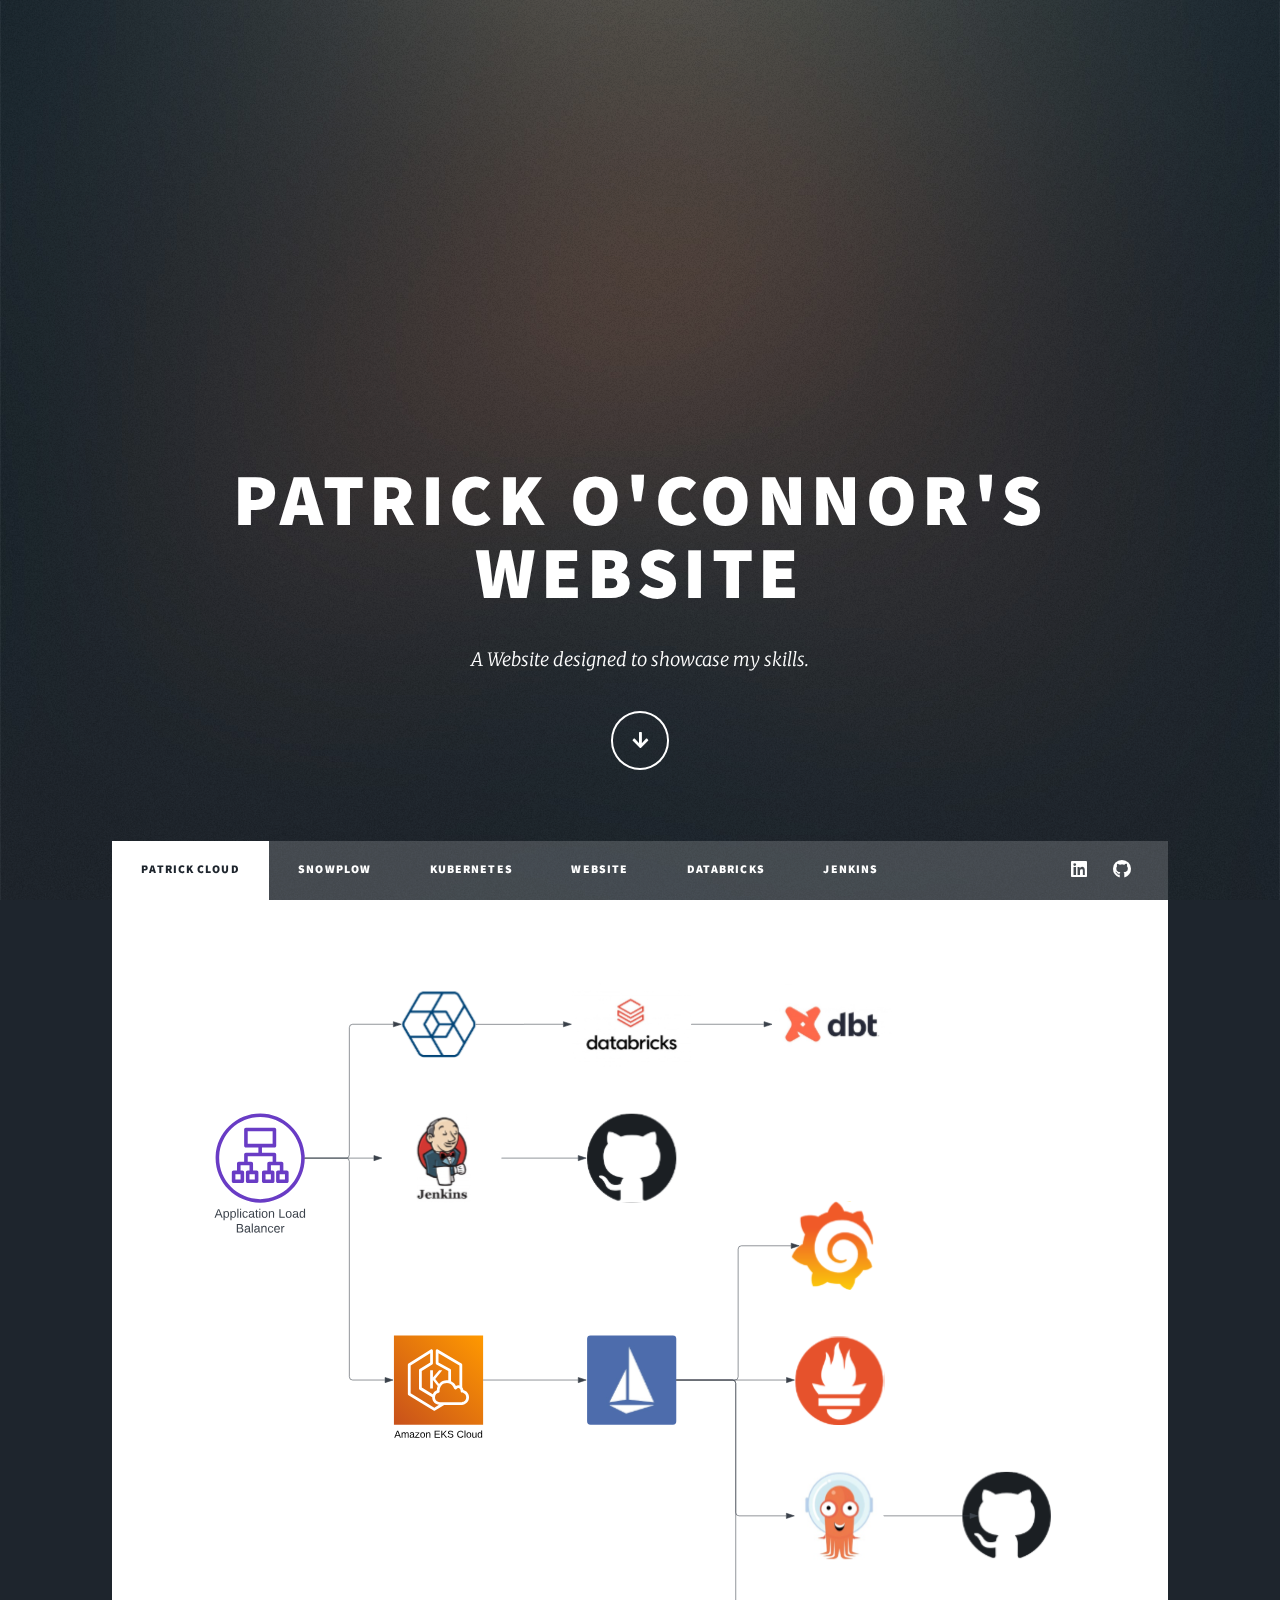
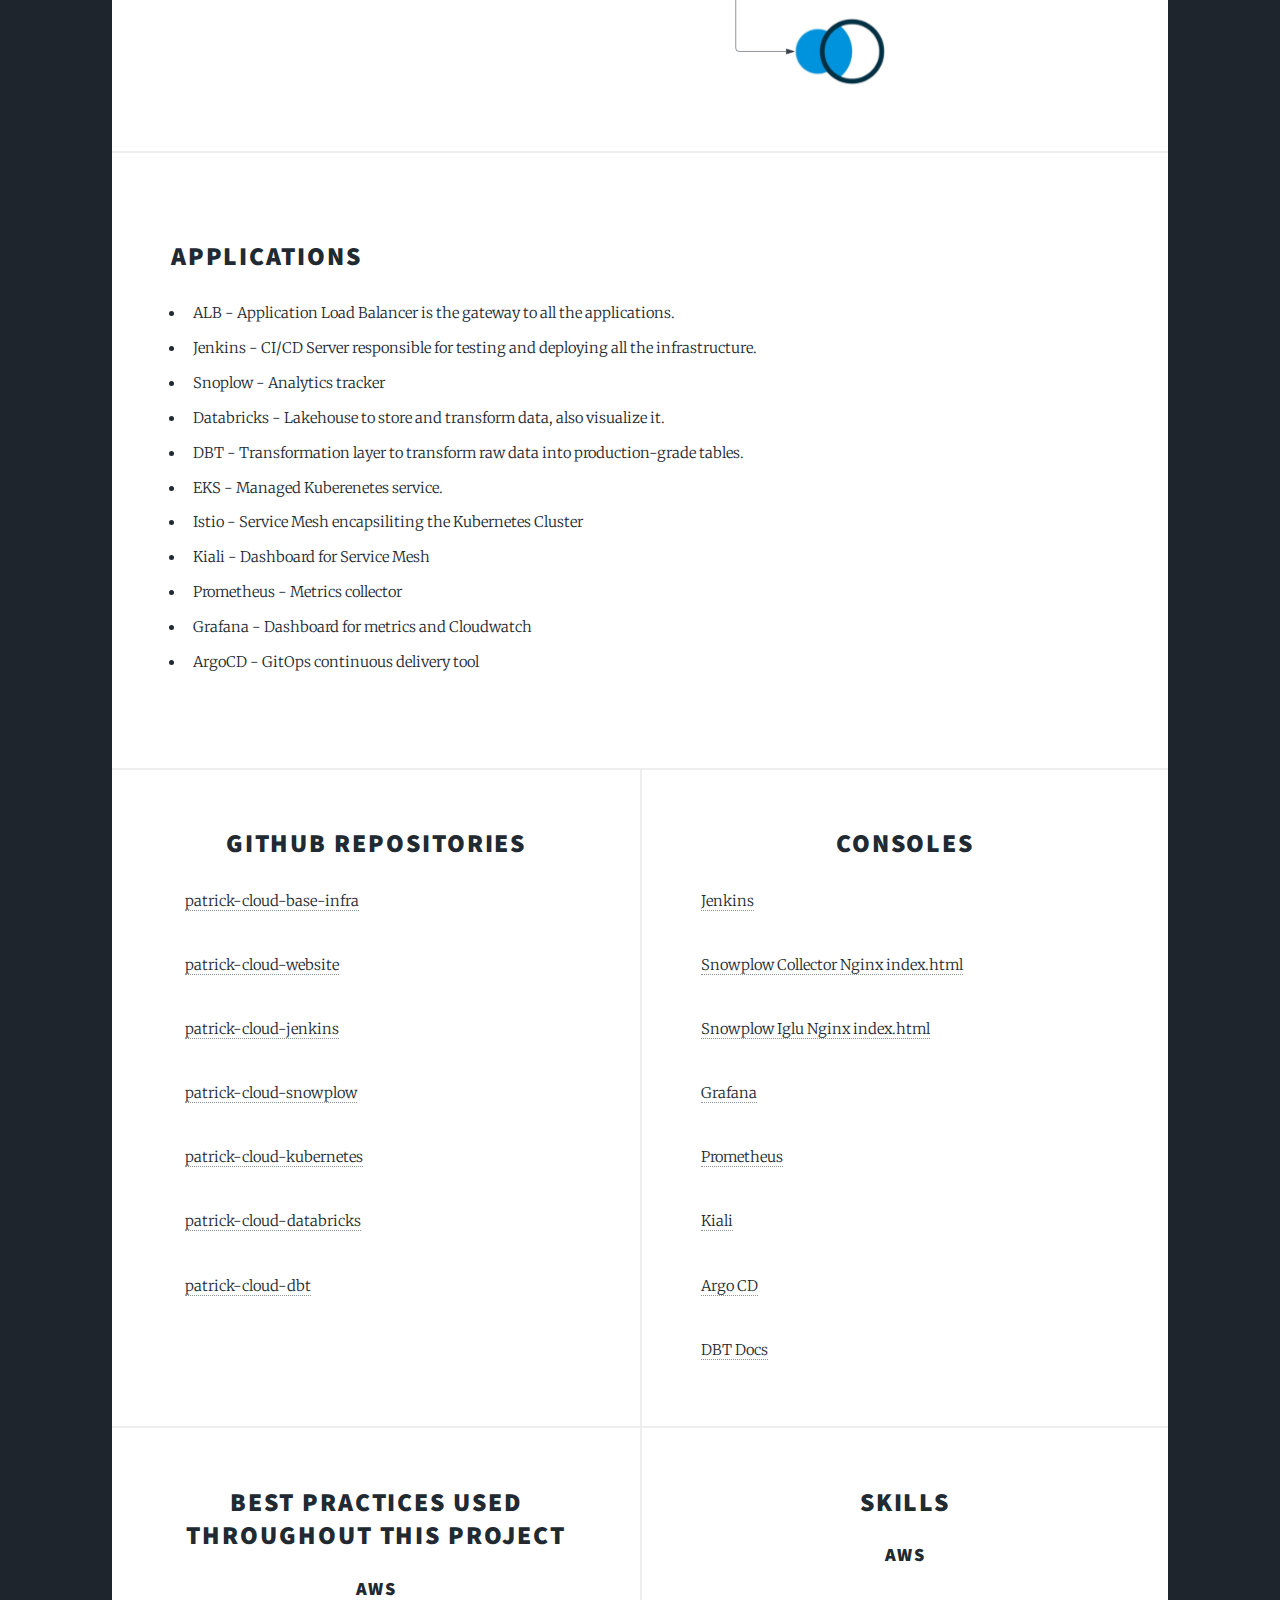
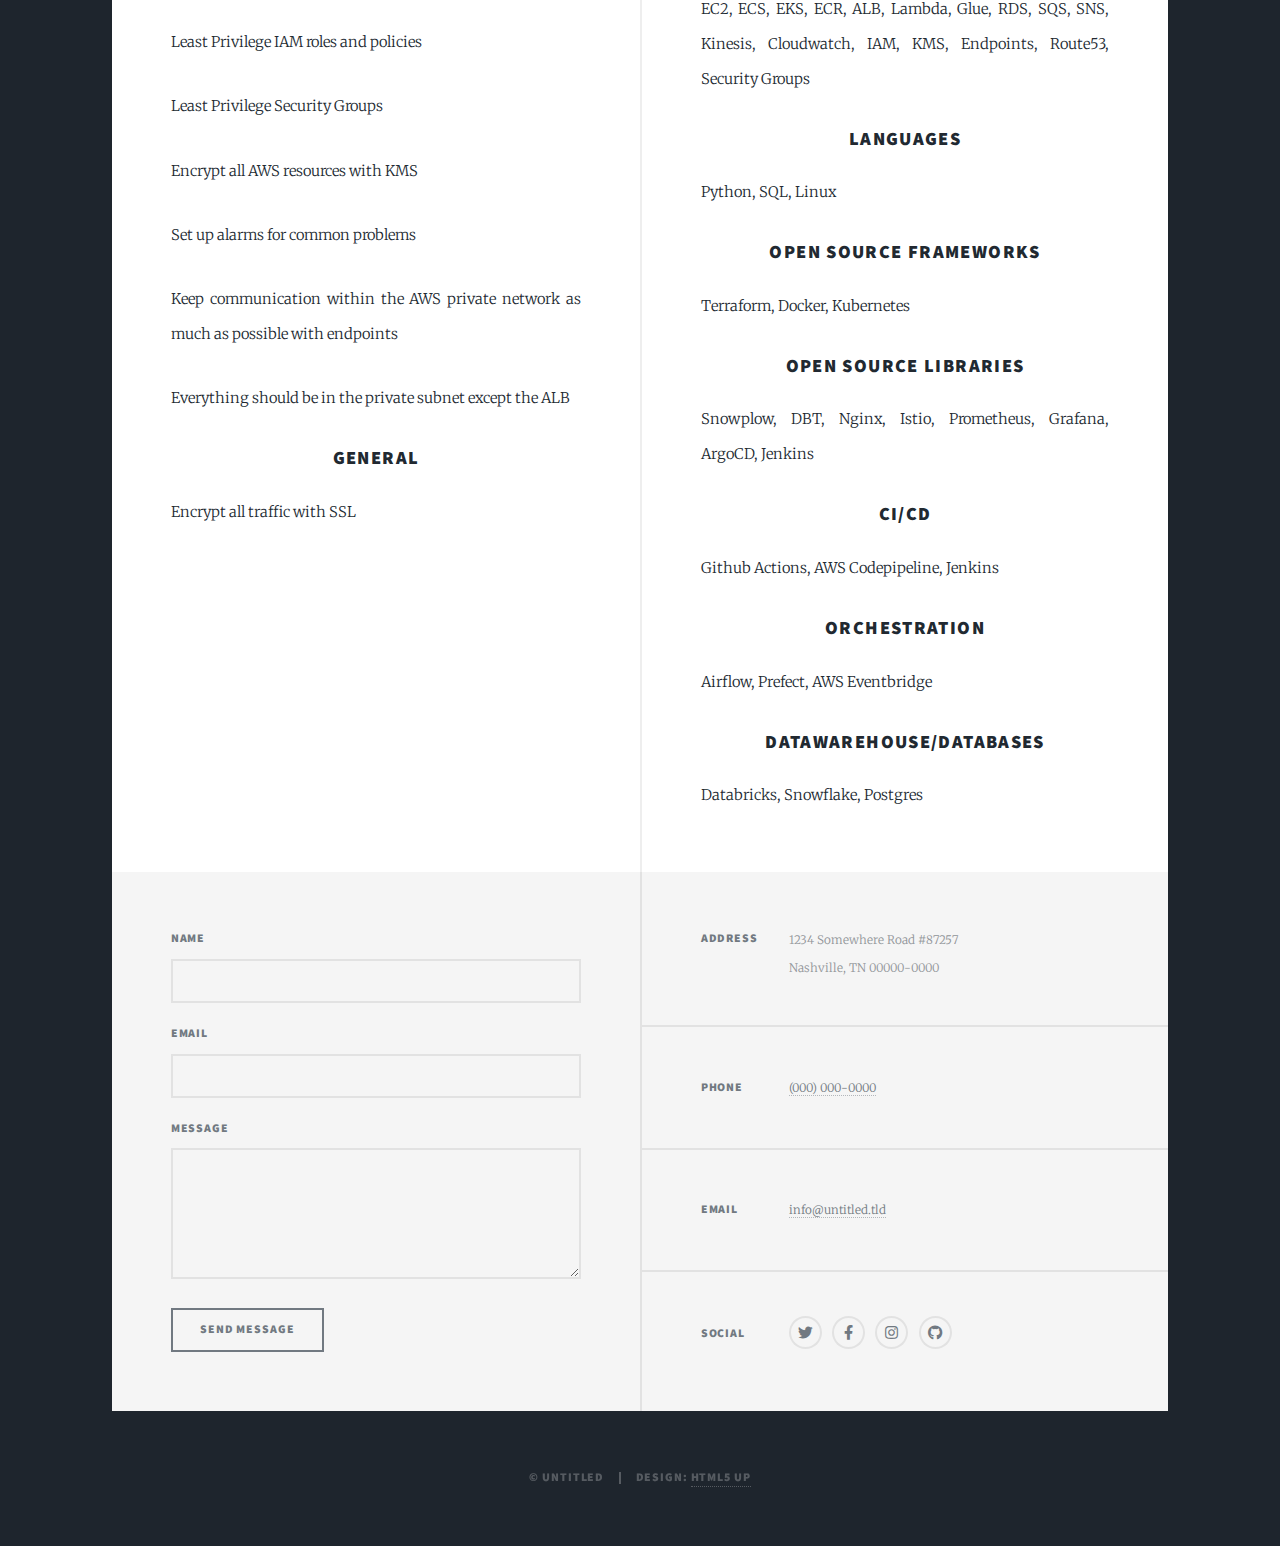
<file: src/index.html>
<!DOCTYPE HTML>
<!--
	Massively by HTML5 UP
	html5up.net | @ajlkn
	Free for personal and commercial use under the CCA 3.0 license (html5up.net/license)
-->
<html>
	<head>
		<title>Patrick O'Connor's Website</title>
		<meta charset="utf-8" />
		<meta name="viewport" content="width=device-width, initial-scale=1, user-scalable=no" />
		<link rel="stylesheet" href="assets/css/main.css" />
		<link rel="shortcut icon" href="images/favicon.ico" />
		<noscript><link rel="stylesheet" href="assets/css/noscript.css" /></noscript>
	</head>
	<body class="is-preload">

		<!-- Wrapper -->
			<div id="wrapper" class="fade-in">

				<!-- Intro -->
					<div id="intro">
						<h1>Patrick O'Connor's<br />
						Website</h1>
						<p> A Website designed to showcase my skills.</p>
						<ul class="actions">
							<li><a href="#header" class="button icon solid solo fa-arrow-down scrolly">Continue</a></li>
						</ul>
					</div>

				<!-- Header -->
					<header id="header">
						<a href="index.html" class="logo">Patrick O'Connor</a>
					</header>

				<!-- Nav -->
					<nav id="nav">
						<ul class="links">
							<li class="active"><a href="index.html">Patrick Cloud</a></li>
							<li><a href="snowplow.html">Snowplow</a></li>
							<li><a href="kubernetes.html">Kubernetes</a></li>
							<li><a href="website.html">Website</a></li>
							<li><a href="databricks.html">Databricks</a></li>
							<li><a href="jenkins.html">Jenkins</a></li>
						</ul>
						<ul class="icons">
							<li><a href="https://www.linkedin.com/in/patrick-o-connor-cpa-29103781/" class="icon brands fa-linkedin"><span class="label">Linkedin</span></a></li>
							<li><a href="https://github.com/patrickoconnor80/stock_market" class="icon brands fa-github"><span class="label">GitHub</span></a></li>
						</ul>
					</nav>

				<!-- Main -->
					<div id="main">
						<span class="image fit"><img src="images/patrick-cloud-architecture.svg" alt="" /></span>
						<!-- Featured Post -->
						<section class="post">
							<header>
								<h2>Applications</h2>
							</header>
							<ul>
								<li>ALB - Application Load Balancer is the gateway to all the applications.</li>
								<li>Jenkins - CI/CD Server responsible for testing and deploying all the infrastructure.</li>
								<li>Snoplow - Analytics tracker</li>
								<li>Databricks - Lakehouse to store and transform data, also visualize it.</li>
								<li>DBT - Transformation layer to transform raw data into production-grade tables.</li>
								<li>EKS - Managed Kuberenetes service.</li>
								<li>Istio - Service Mesh encapsiliting the Kubernetes Cluster</li>
								<li>Kiali - Dashboard for Service Mesh</li>
								<li>Prometheus - Metrics collector</li>
								<li>Grafana - Dashboard for metrics and Cloudwatch</li>
								<li>ArgoCD - GitOps continuous delivery tool</li>
							</ul>
						</section>
						<!-- Posts -->
							<section class="posts">
								
								<article>
									<header>
										<h2>Github Repositories</h2>
									</header>
									<ul>
										<p><a href="https://github.com/patrickoconnor80/patrick-cloud-base-infra">patrick-cloud-base-infra</a></p>
										<p><a href="https://github.com/patrickoconnor80/patrick-cloud-website">patrick-cloud-website</a></p>
										<p><a href="https://github.com/patrickoconnor80/patrick-cloud-jenkins">patrick-cloud-jenkins</a></p>
										<p><a href="https://github.com/patrickoconnor80/patrick-cloud-snowplow">patrick-cloud-snowplow</a></p>
										<p><a href="https://github.com/patrickoconnor80/patrick-cloud-kubernetes">patrick-cloud-kubernetes</a></p>
										<p><a href="https://github.com/patrickoconnor80/patrick-cloud-databricks">patrick-cloud-databricks</a></p>
										<p><a href="https://github.com/patrickoconnor80/patrick-cloud-dbt">patrick-cloud-dbt</a></p>
									</ul>
								</article>
								<article>
									<header>
										<h2>Consoles</h2>
									</header>
									<p><a href="https://jenkins.patrick-cloud.com/">Jenkins</a></p>
									<p><a href="https://snowplow-collector.patrick-cloud.com/index.html">Snowplow Collector Nginx index.html</a></p>
									<p><a href="https://snowplow-iglu.patrick-cloud.com/index.html">Snowplow Iglu Nginx index.html</a></p>
									<p><a href="https://kubernetes.patrick-cloud.com/grafana">Grafana</a></p>
									<p><a href="https://kubernetes.patrick-cloud.com/prometheus/">Prometheus</a></p>
									<p><a href="https://kubernetes.patrick-cloud.com/kiali">Kiali</a></p>
									<p><a href=">https://kubernetes.patrick-cloud.com/argocd/">Argo CD</a></p>
									<p><a href=">https://kubernetes.patrick-cloud.com/dbt-docs/">DBT Docs</a></p>
								</article>
								<article>
									<header>
										<h2>Best Practices used throughout this project</h2>
									</header>
									<h3>AWS</h3>
										<p>Least Privilege IAM roles and policies<br />
										<p>Least Privilege Security Groups<br />
										<p>Encrypt all AWS resources with KMS<br />
										<p>Set up alarms for common problems<br />
										<p>Keep communication within the AWS private network as much as possible with endpoints<br />
										<p>Everything should be in the private subnet except the ALB<br />
									<h3>General</h3>
										<p>Encrypt all traffic with SSL</p>
								</article>
								<article>
									<header>
										<h2>Skills</h2>
									</header>
										<h3>AWS</h3>
											<p>EC2, ECS, EKS, ECR, ALB, Lambda, Glue, RDS, SQS, SNS, Kinesis, Cloudwatch, IAM, KMS, Endpoints, Route53, Security Groups</p>
										<h3>Languages</h3>
											<p>Python, SQL, Linux</p>
										<h3>Open Source Frameworks</h3>
											<p>Terraform, Docker, Kubernetes</p>
										<h3>Open Source Libraries</h3>
											<p>Snowplow, DBT, Nginx, Istio, Prometheus, Grafana, ArgoCD, Jenkins</p>
										<h3>CI/CD</h3>
											<p>Github Actions, AWS Codepipeline, Jenkins</p>
										<h3>Orchestration</h3>
											<p>Airflow, Prefect, AWS Eventbridge</p>
										<h3>Datawarehouse/Databases</h3>
											<p>Databricks, Snowflake, Postgres</p>
								</article>
							</section>

					</div>

				<!-- Footer -->
					<footer id="footer">
						<section>
							<form method="post" action="#">
								<div class="fields">
									<div class="field">
										<label for="name">Name</label>
										<input type="text" name="name" id="name" />
									</div>
									<div class="field">
										<label for="email">Email</label>
										<input type="text" name="email" id="email" />
									</div>
									<div class="field">
										<label for="message">Message</label>
										<textarea name="message" id="message" rows="3"></textarea>
									</div>
								</div>
								<ul class="actions">
									<li><input type="submit" value="Send Message" /></li>
								</ul>
							</form>
						</section>
						<section class="split contact">
							<section class="alt">
								<h3>Address</h3>
								<p>1234 Somewhere Road #87257<br />
								Nashville, TN 00000-0000</p>
							</section>
							<section>
								<h3>Phone</h3>
								<p><a href="#">(000) 000-0000</a></p>
							</section>
							<section>
								<h3>Email</h3>
								<p><a href="#">info@untitled.tld</a></p>
							</section>
							<section>
								<h3>Social</h3>
								<ul class="icons alt">
									<li><a href="#" class="icon brands alt fa-twitter"><span class="label">Twitter</span></a></li>
									<li><a href="#" class="icon brands alt fa-facebook-f"><span class="label">Facebook</span></a></li>
									<li><a href="#" class="icon brands alt fa-instagram"><span class="label">Instagram</span></a></li>
									<li><a href="#" class="icon brands alt fa-github"><span class="label">GitHub</span></a></li>
								</ul>
							</section>
						</section>
					</footer>

				<!-- Copyright -->
					<div id="copyright">
						<ul><li>&copy; Untitled</li><li>Design: <a href="https://html5up.net">HTML5 UP</a></li></ul>
					</div>

			</div>

		<!-- Scripts -->
			<script src="assets/js/jquery.min.js"></script>
			<script src="assets/js/jquery.scrollex.min.js"></script>
			<script src="assets/js/jquery.scrolly.min.js"></script>
			<script src="assets/js/browser.min.js"></script>
			<script src="assets/js/breakpoints.min.js"></script>
			<script src="assets/js/util.js"></script>
			<script src="assets/js/main.js"></script>
			<script src="assets/js/snowplow_init.js"></script>
			<script src="assets/js/snowplow_trakcer.js"></script>

	</body>
</html>
</file>
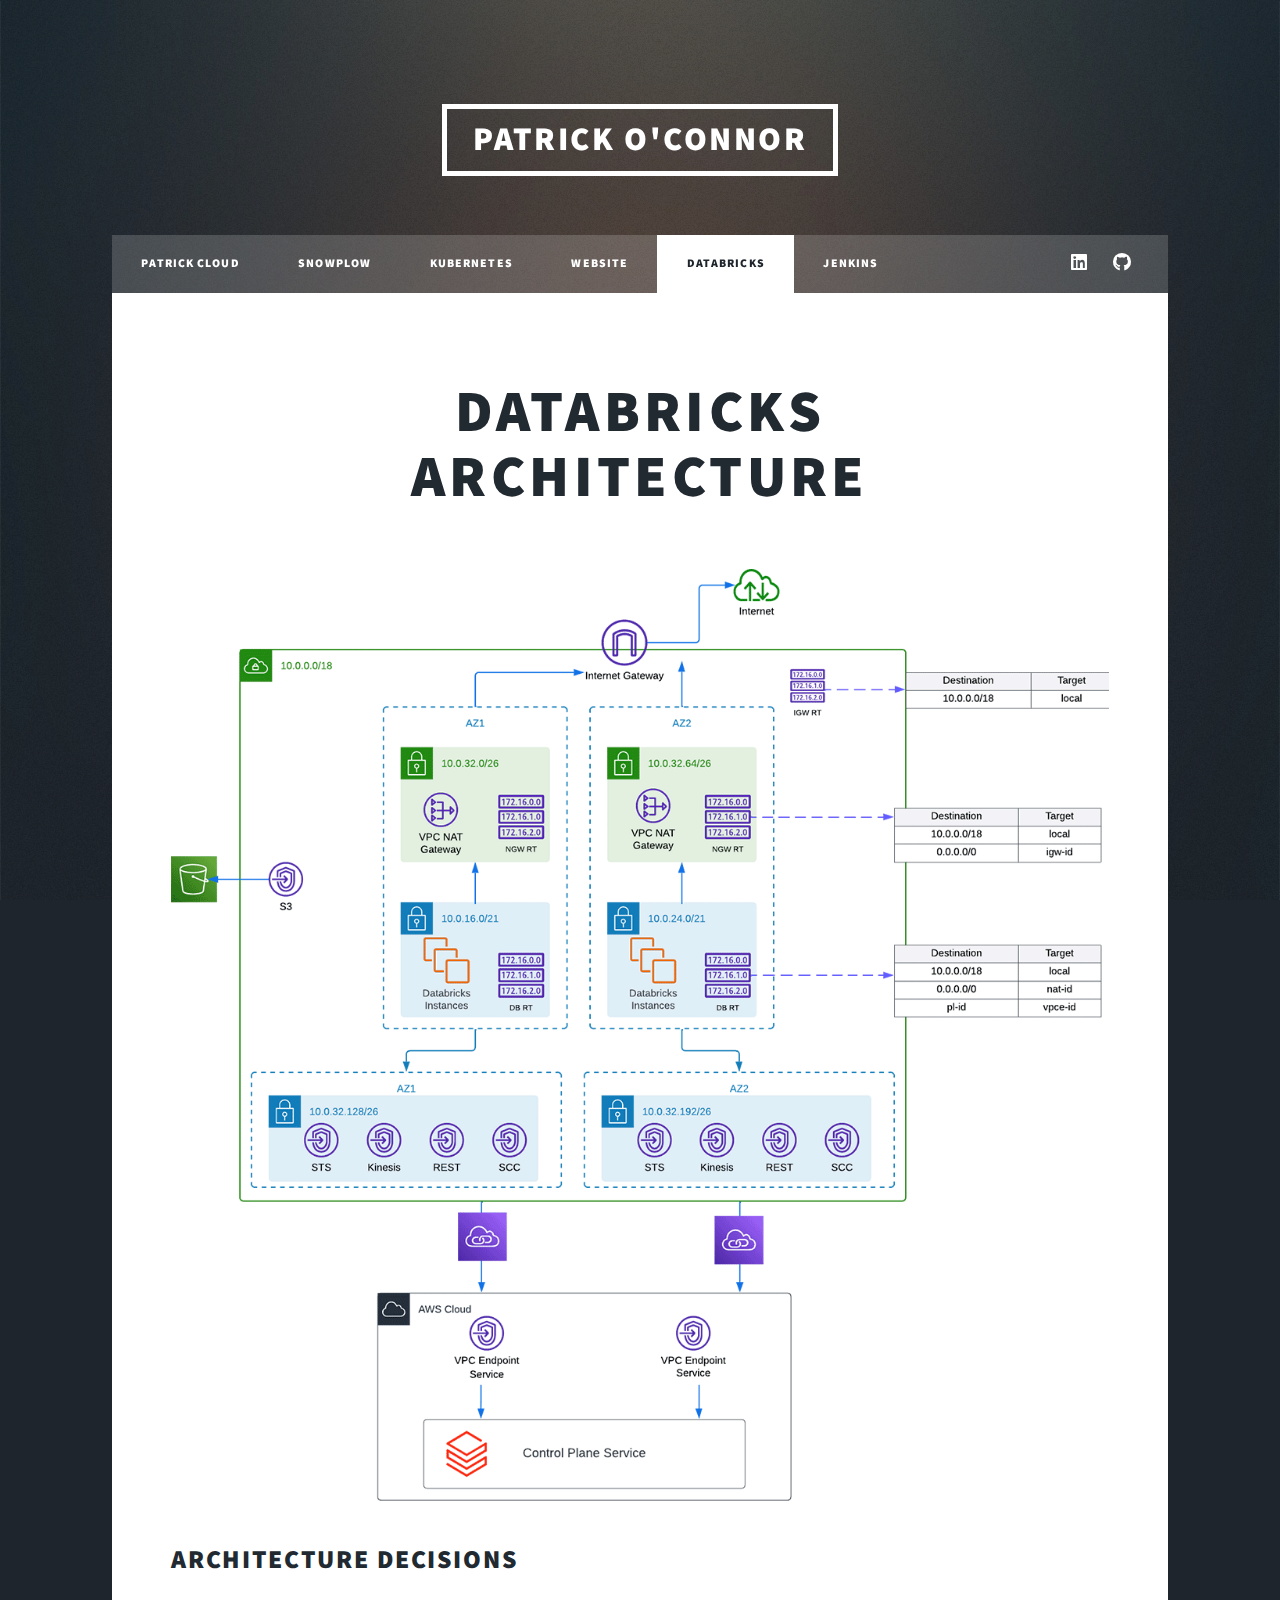
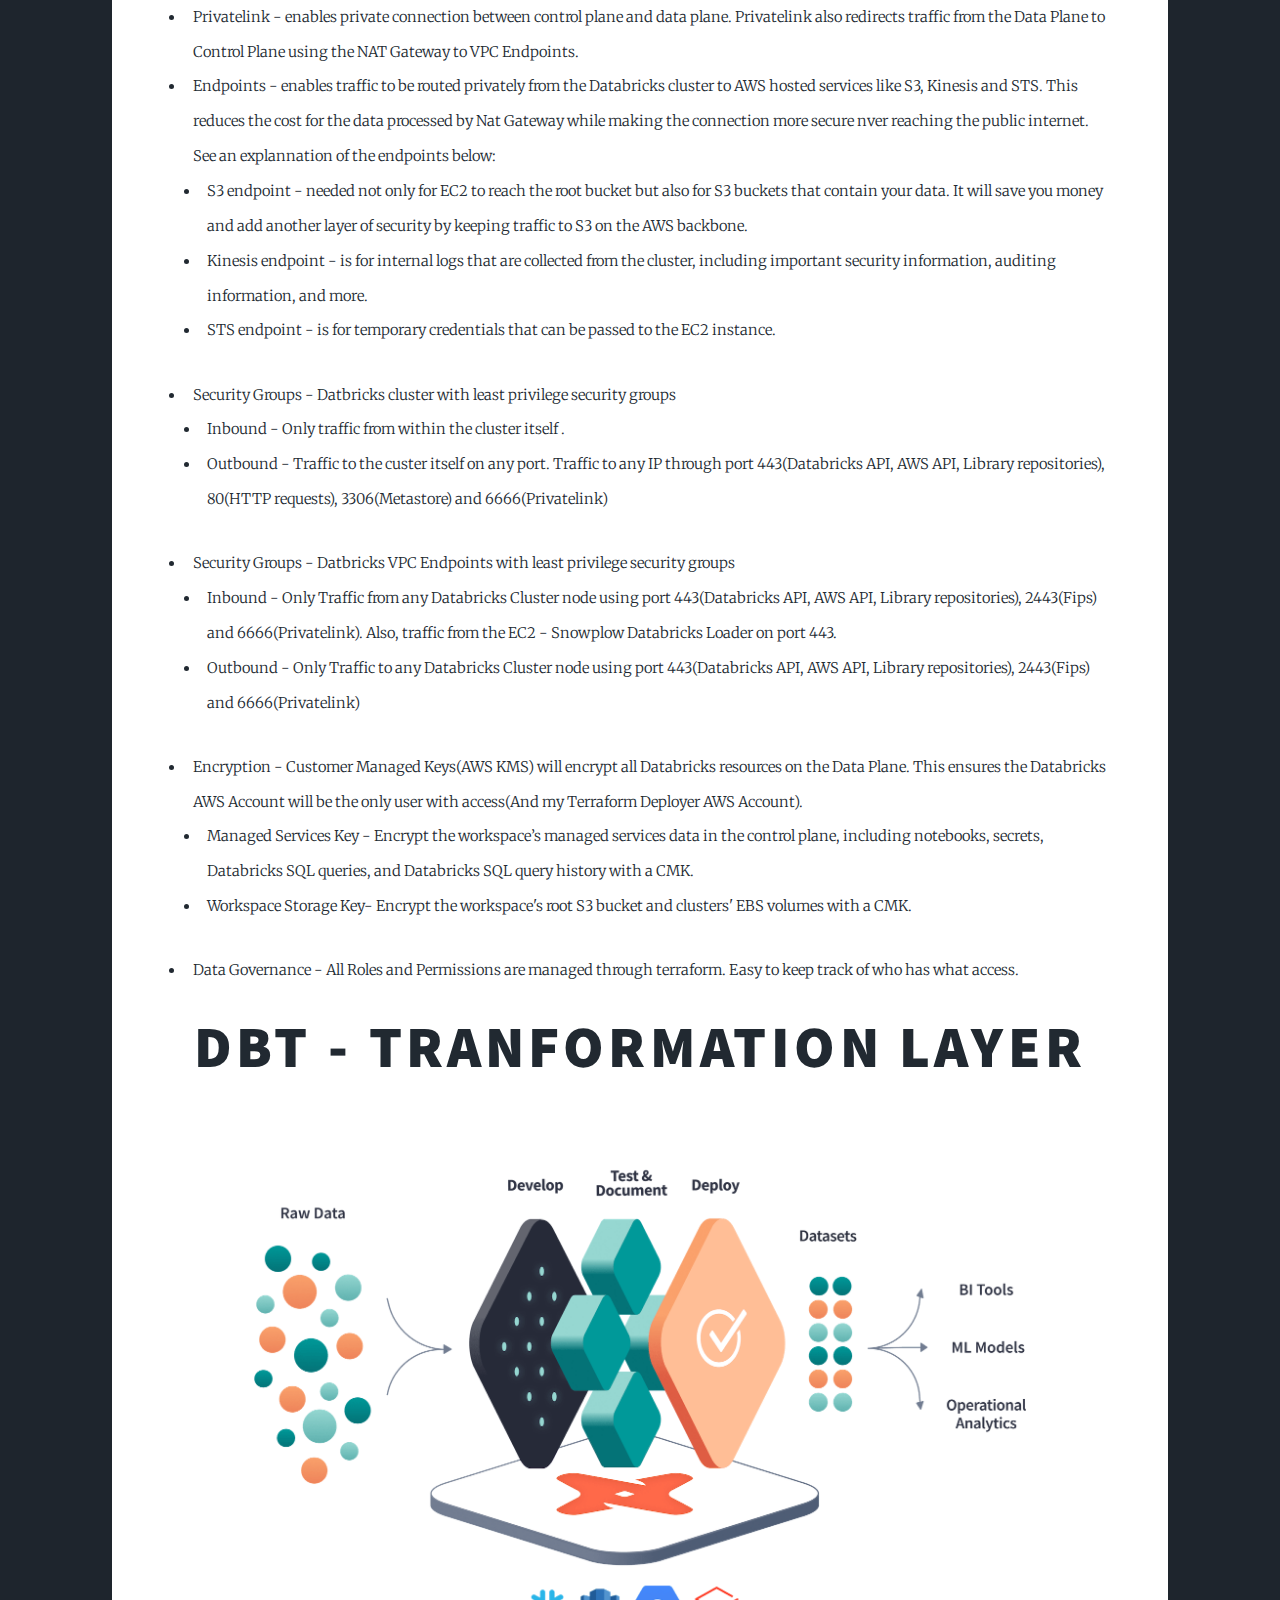
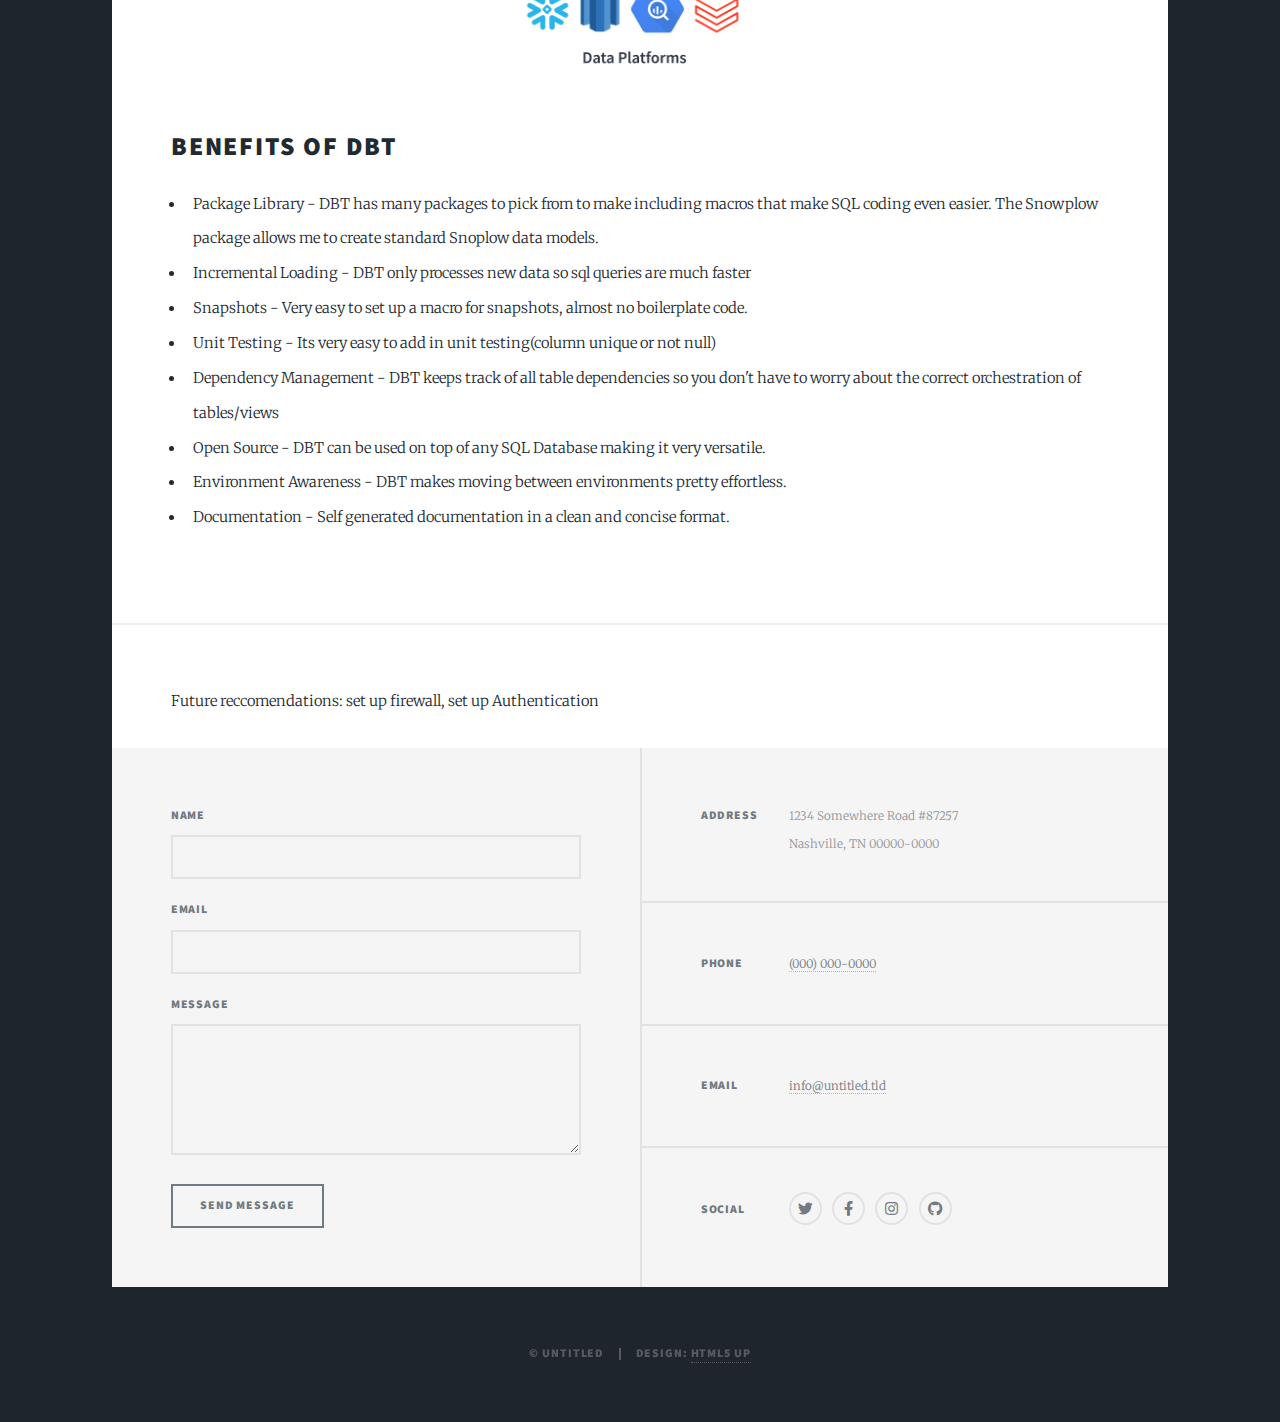
<file: src/databricks.html>
<!DOCTYPE HTML>
<!--
	Massively by HTML5 UP
	html5up.net | @ajlkn
	Free for personal and commercial use under the CCA 3.0 license (html5up.net/license)
-->
<html>
	<head>
		<title>Databricks</title>
		<meta charset="utf-8" />
		<meta name="viewport" content="width=device-width, initial-scale=1, user-scalable=no" />
		<link rel="stylesheet" href="assets/css/main.css" />
		<link rel="shortcut icon" href="images/favicon.ico" />
		<noscript><link rel="stylesheet" href="assets/css/noscript.css" /></noscript>
	</head>
	<body class="is-preload">

		<!-- Wrapper -->
			<div id="wrapper">

				<!-- Header -->
					<header id="header">
						<a href="index.html" class="logo">Patrick O'Connor</a>
					</header>

				<!-- Nav -->
					<nav id="nav">
						<ul class="links">
							<li><a href="index.html">Patrick Cloud</a></li>
							<li><a href="snowplow.html">Snowplow</a></li>
							<li><a href="kubernetes.html">Kubernetes</a></li>
							<li><a href="website.html">Website</a></li>
							<li class="active"><a href="databricks.html">Databricks</a></li>
							<li><a href="jenkins.html">Jenkins</a></li>
						</ul>
						<ul class="icons">
							<li><a href="https://www.linkedin.com/in/patrick-o-connor-cpa-29103781/" class="icon brands fa-linkedin"><span class="label">Linkedin</span></a></li>
							<li><a href="https://github.com/patrickoconnor80/stock_market" class="icon brands fa-github"><span class="label">GitHub</span></a></li>
						</ul>
					</nav>

				<!-- Main -->
					<div id="main">

						<!-- Post -->
							<section class="post">
								<header class="major">
									<h1>Databricks<br />
									Architecture</h1>
								</header>
                                <span class="image fit"><img src="images/patrick-cloud-databricks-architecture.png" alt="" /></span>
								<div class="col-6 col-12-small">
									<h2>Architecture Decisions</h2>
									<ul>
										<li>Privatelink - enables private connection between control plane and data plane. Privatelink also redirects traffic from the Data Plane to Control Plane using the NAT Gateway to VPC Endpoints.</li>
										<li>Endpoints - enables traffic to be routed privately from the Databricks cluster to AWS hosted services like S3, Kinesis and STS. This reduces the cost for the data processed by Nat Gateway while making the connection more secure nver reaching the public internet. See an explannation of the endpoints below:</li>
                                        <ul>
											<li>S3 endpoint - needed not only for EC2 to reach the root bucket but also for S3 buckets that contain your data. It will save you money and add another layer of security by keeping traffic to S3 on the AWS backbone.</li>
											<li>Kinesis endpoint - is for internal logs that are collected from the cluster, including important security information, auditing information, and more.</li>
											<li>STS endpoint - is for temporary credentials that can be passed to the EC2 instance.</li>
										</ul>
                                        <li>Security Groups - Datbricks cluster with least privilege security groups</li><ul>
											<li>Inbound - Only traffic from within the cluster itself .</li>
											<li>Outbound -  Traffic to the custer itself on any port. Traffic to any IP through port 443(Databricks API, AWS API, Library repositories), 80(HTTP requests), 3306(Metastore) and 6666(Privatelink)</li>
										</ul>
                                        <li>Security Groups - Datbricks VPC Endpoints with least privilege security groups</li>
                                        <ul>
											<li>Inbound - Only Traffic from any Databricks Cluster node using port 443(Databricks API, AWS API, Library repositories), 2443(Fips) and 6666(Privatelink). Also, traffic from the EC2 - Snowplow Databricks Loader on port 443.</li>
											<li>Outbound -  Only Traffic to any Databricks Cluster node using port 443(Databricks API, AWS API, Library repositories), 2443(Fips) and 6666(Privatelink)</li>
										</ul>
                                        <li>Encryption - Customer Managed Keys(AWS KMS) will encrypt all Databricks resources on the Data Plane. This ensures the Databricks AWS Account will be the only user with access(And my Terraform Deployer AWS Account).</li>
                                        <ul>
											<li>Managed Services Key - Encrypt the workspace’s managed services data in the control plane, including notebooks, secrets, Databricks SQL queries, and Databricks SQL query history with a CMK.</li>
											<li>Workspace Storage Key-  Encrypt the workspace's root S3 bucket and clusters' EBS volumes with a CMK.</li>
										</ul>
                                        <li>Data Governance - All Roles and Permissions are managed through terraform. Easy to keep track of who has what access.</li>
                                    </ul>
									<header class="major">
										<h2>DBT - Tranformation Layer</h2>
									</header>
                                    <span class="image fit"><img src="images/patrick-cloud-dbt.png" alt="" /></span>
									<h2>Benefits of DBT</h2>
                                    <ul>
                                        <li>Package Library - DBT has many packages to pick from to make including macros that make SQL coding even easier. The Snowplow package allows me to create standard Snoplow data models.</li>
                                        <li>Incremental Loading - DBT only processes new data so sql queries are much faster</li>
                                        <li>Snapshots - Very easy to set up a macro for snapshots, almost no boilerplate code.</li>
                                        <li>Unit Testing - Its very easy to add in unit testing(column unique or not null)</li>
                                        <li>Dependency Management - DBT keeps track of all table dependencies so you don't have to worry about the correct orchestration of tables/views</li>
                                        <li>Open Source - DBT can be used on top of any SQL Database making it very versatile.</li>
                                        <li>Environment Awareness - DBT makes moving between environments pretty effortless.</li>
                                        <li>Documentation - Self generated documentation in a clean and concise format.</li>
                                    </ul>
							</section>
							<p>Future reccomendations: set up firewall, set up Authentication</p>
					</div>

				<!-- Footer -->
					<footer id="footer">
						<section>
							<form method="post" action="#">
								<div class="fields">
									<div class="field">
										<label for="name">Name</label>
										<input type="text" name="name" id="name" />
									</div>
									<div class="field">
										<label for="email">Email</label>
										<input type="text" name="email" id="email" />
									</div>
									<div class="field">
										<label for="message">Message</label>
										<textarea name="message" id="message" rows="3"></textarea>
									</div>
								</div>
								<ul class="actions">
									<li><input type="submit" value="Send Message" /></li>
								</ul>
							</form>
						</section>
						<section class="split contact">
							<section class="alt">
								<h3>Address</h3>
								<p>1234 Somewhere Road #87257<br />
								Nashville, TN 00000-0000</p>
							</section>
							<section>
								<h3>Phone</h3>
								<p><a href="#">(000) 000-0000</a></p>
							</section>
							<section>
								<h3>Email</h3>
								<p><a href="#">info@untitled.tld</a></p>
							</section>
							<section>
								<h3>Social</h3>
								<ul class="icons alt">
									<li><a href="#" class="icon brands alt fa-twitter"><span class="label">Twitter</span></a></li>
									<li><a href="#" class="icon brands alt fa-facebook-f"><span class="label">Facebook</span></a></li>
									<li><a href="#" class="icon brands alt fa-instagram"><span class="label">Instagram</span></a></li>
									<li><a href="#" class="icon brands alt fa-github"><span class="label">GitHub</span></a></li>
								</ul>
							</section>
						</section>
					</footer>

				<!-- Copyright -->
					<div id="copyright">
						<ul><li>&copy; Untitled</li><li>Design: <a href="https://html5up.net">HTML5 UP</a></li></ul>
					</div>

			</div>

		<!-- Scripts -->
			<script src="assets/js/jquery.min.js"></script>
			<script src="assets/js/jquery.scrollex.min.js"></script>
			<script src="assets/js/jquery.scrolly.min.js"></script>
			<script src="assets/js/browser.min.js"></script>
			<script src="assets/js/breakpoints.min.js"></script>
			<script src="assets/js/util.js"></script>
			<script src="assets/js/main.js"></script>
			<script src="assets/js/snowplow_init.js"></script>
			<script src="assets/js/snowplow_trakcer.js"></script>

	</body>
</html>
</file>
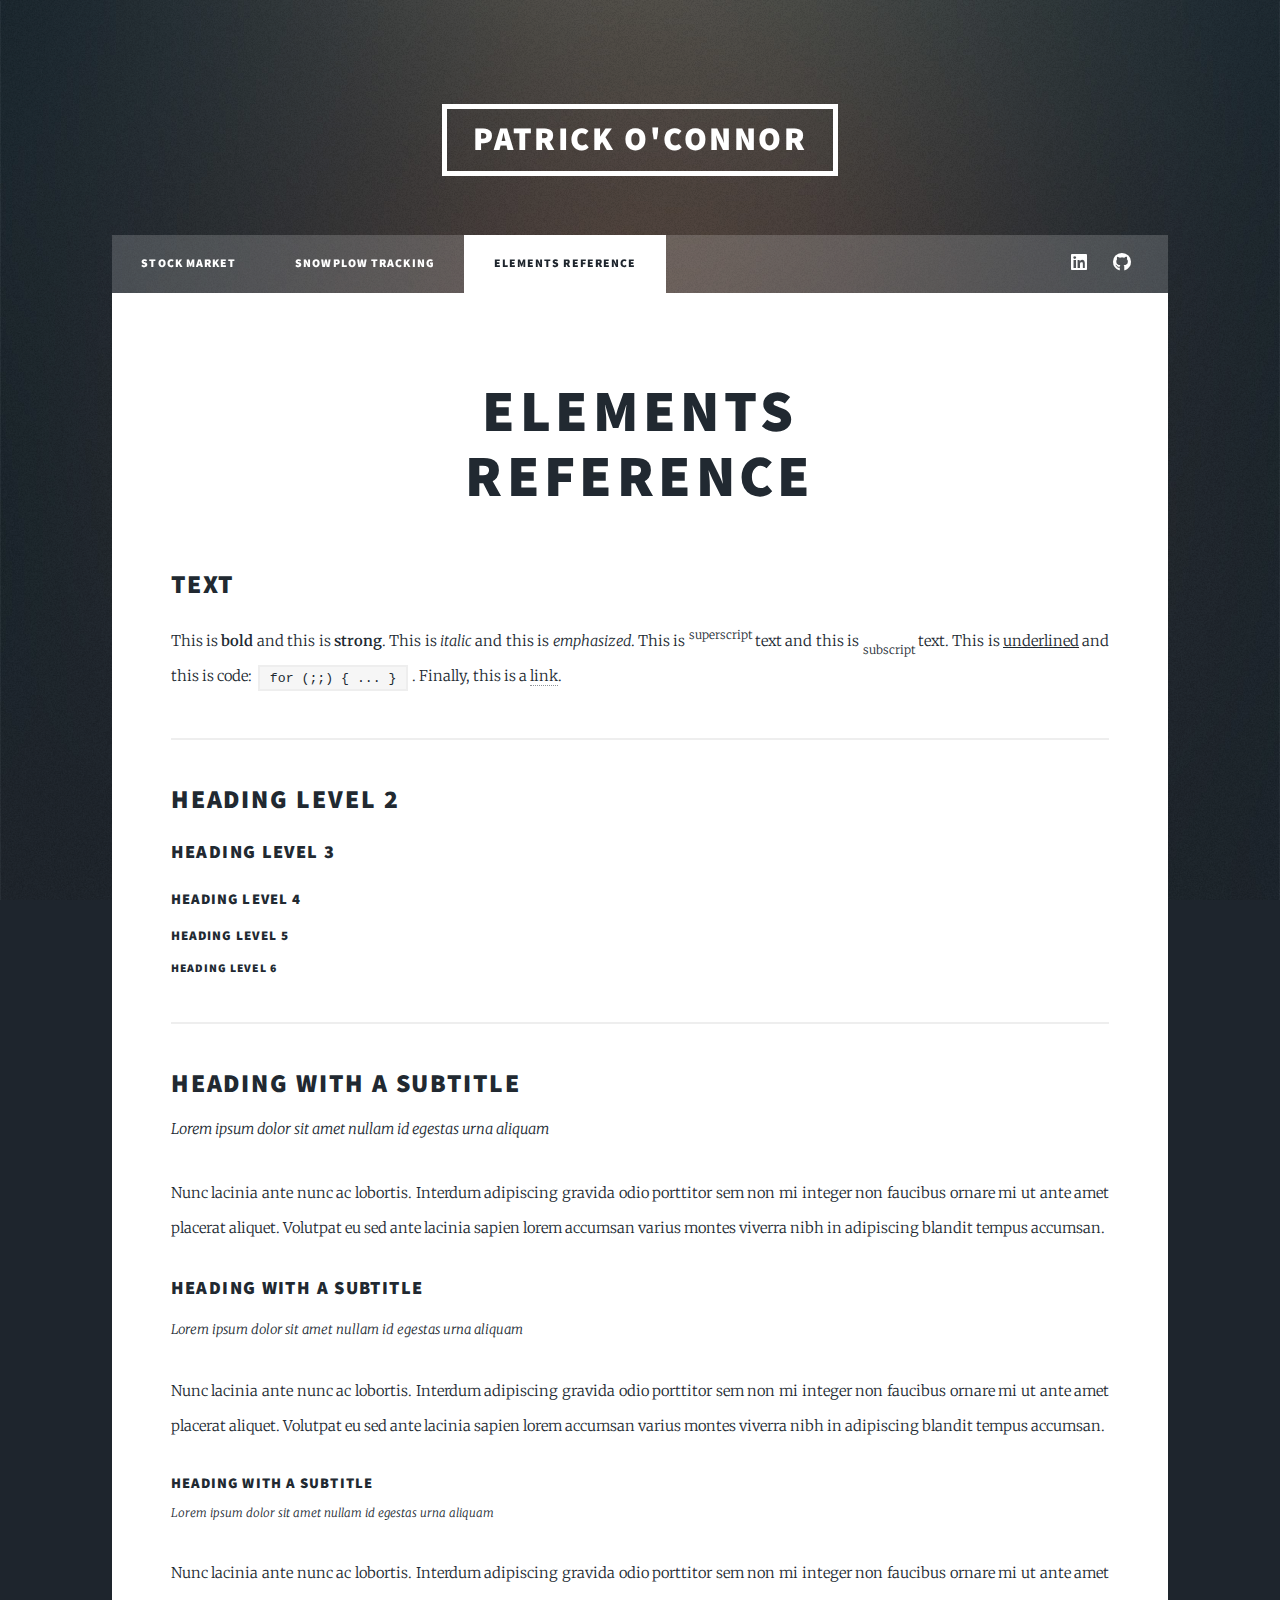
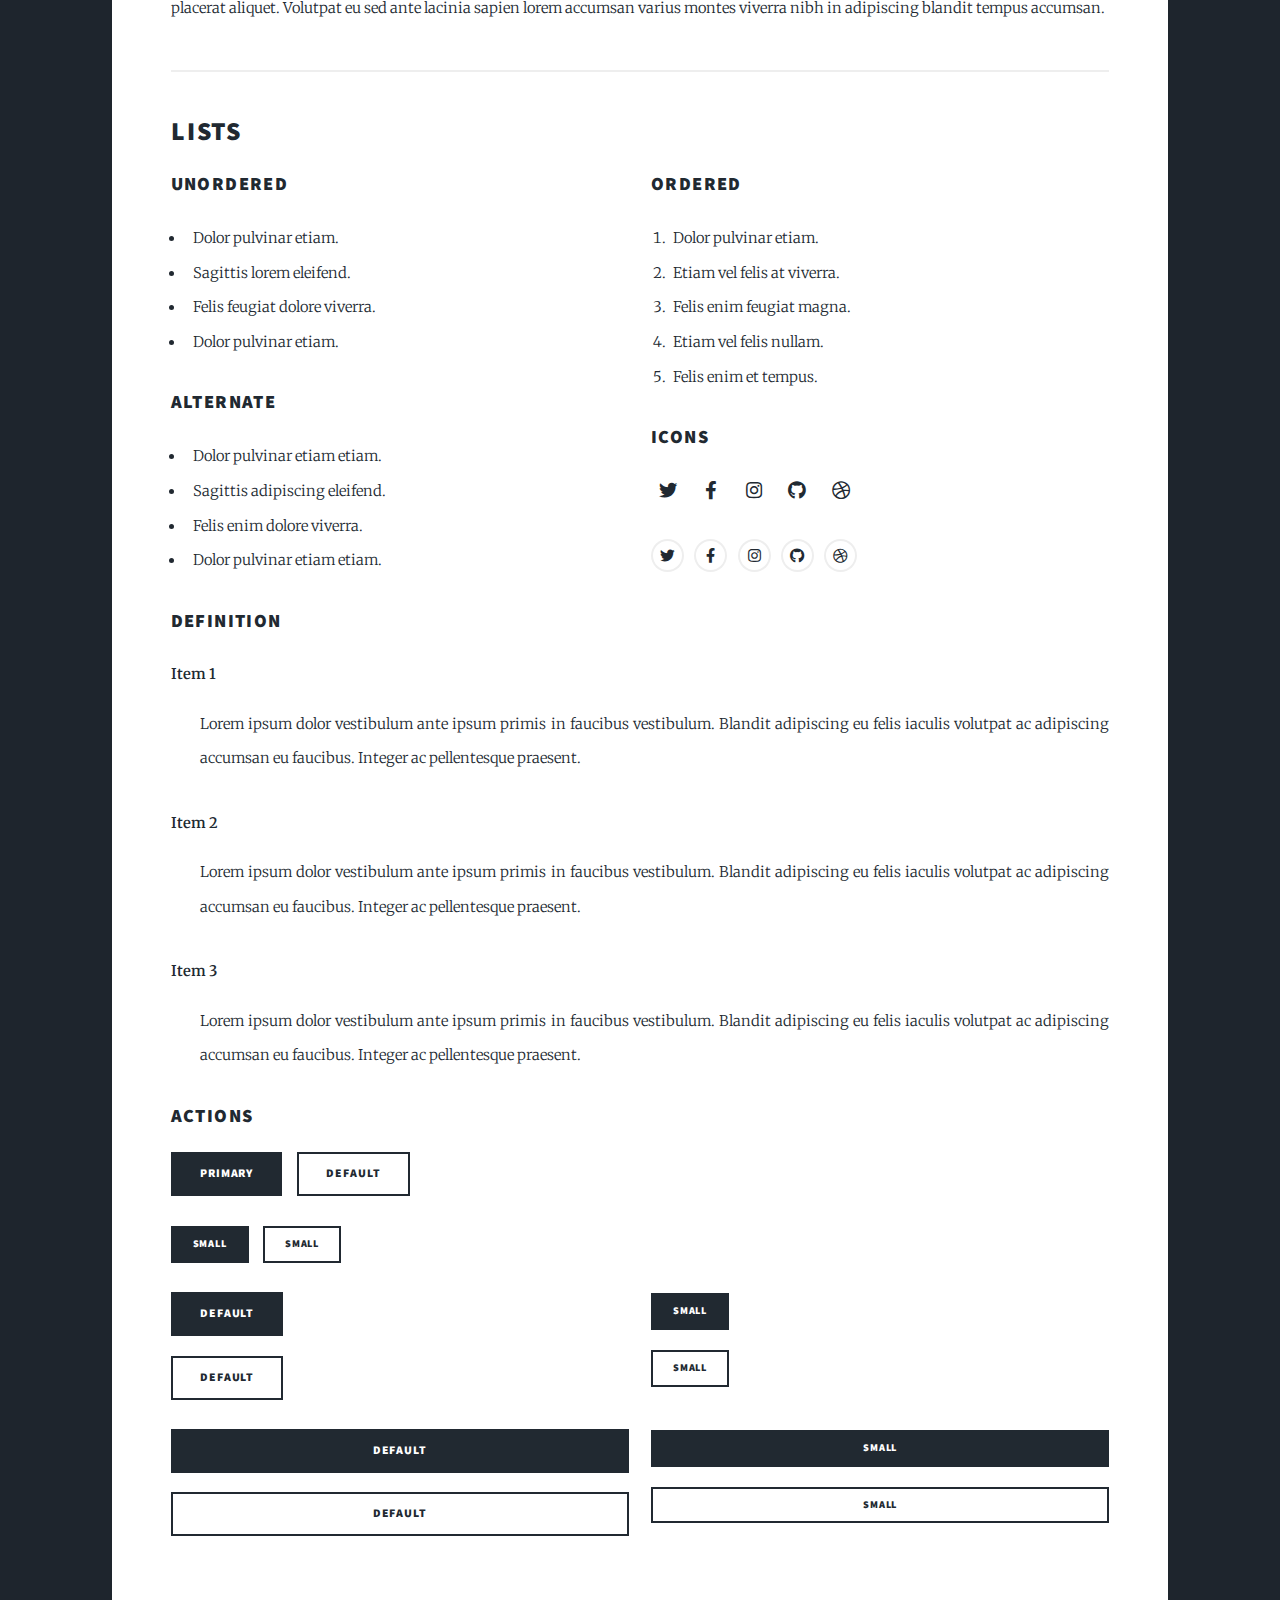
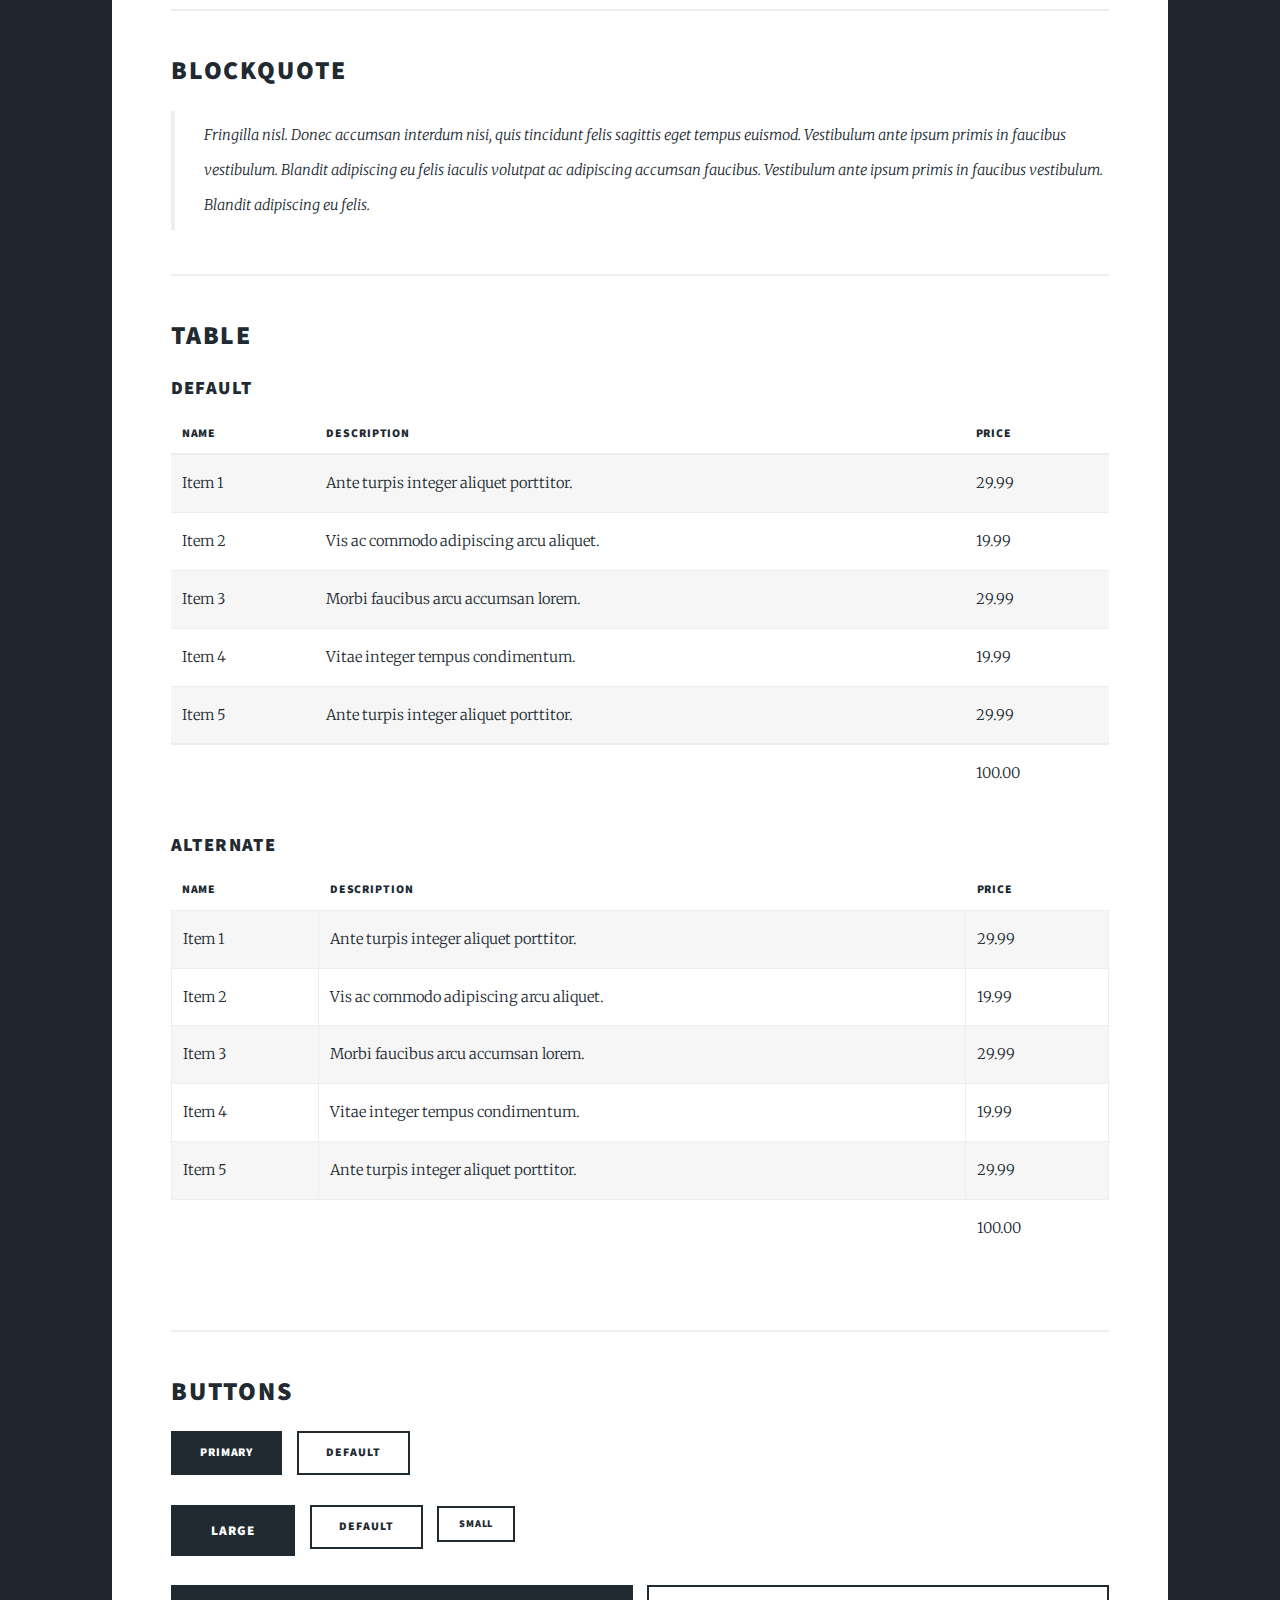
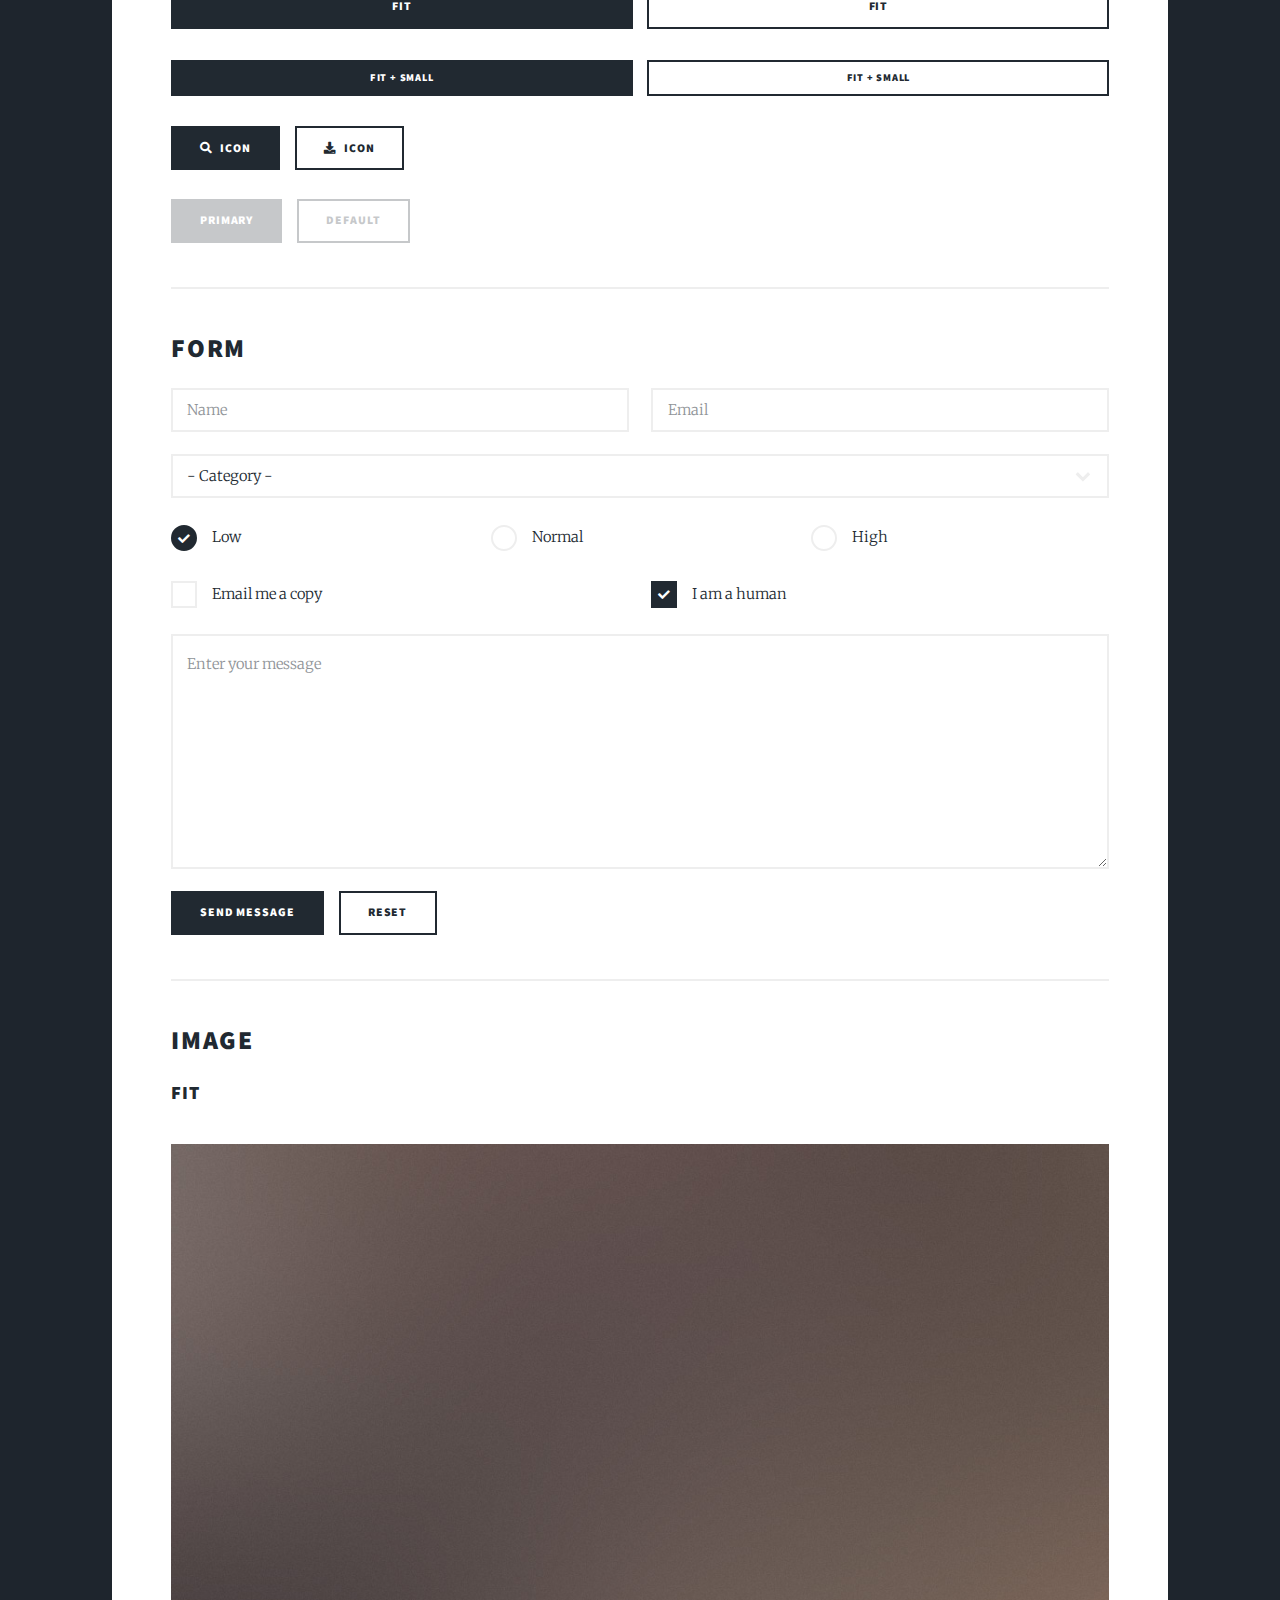
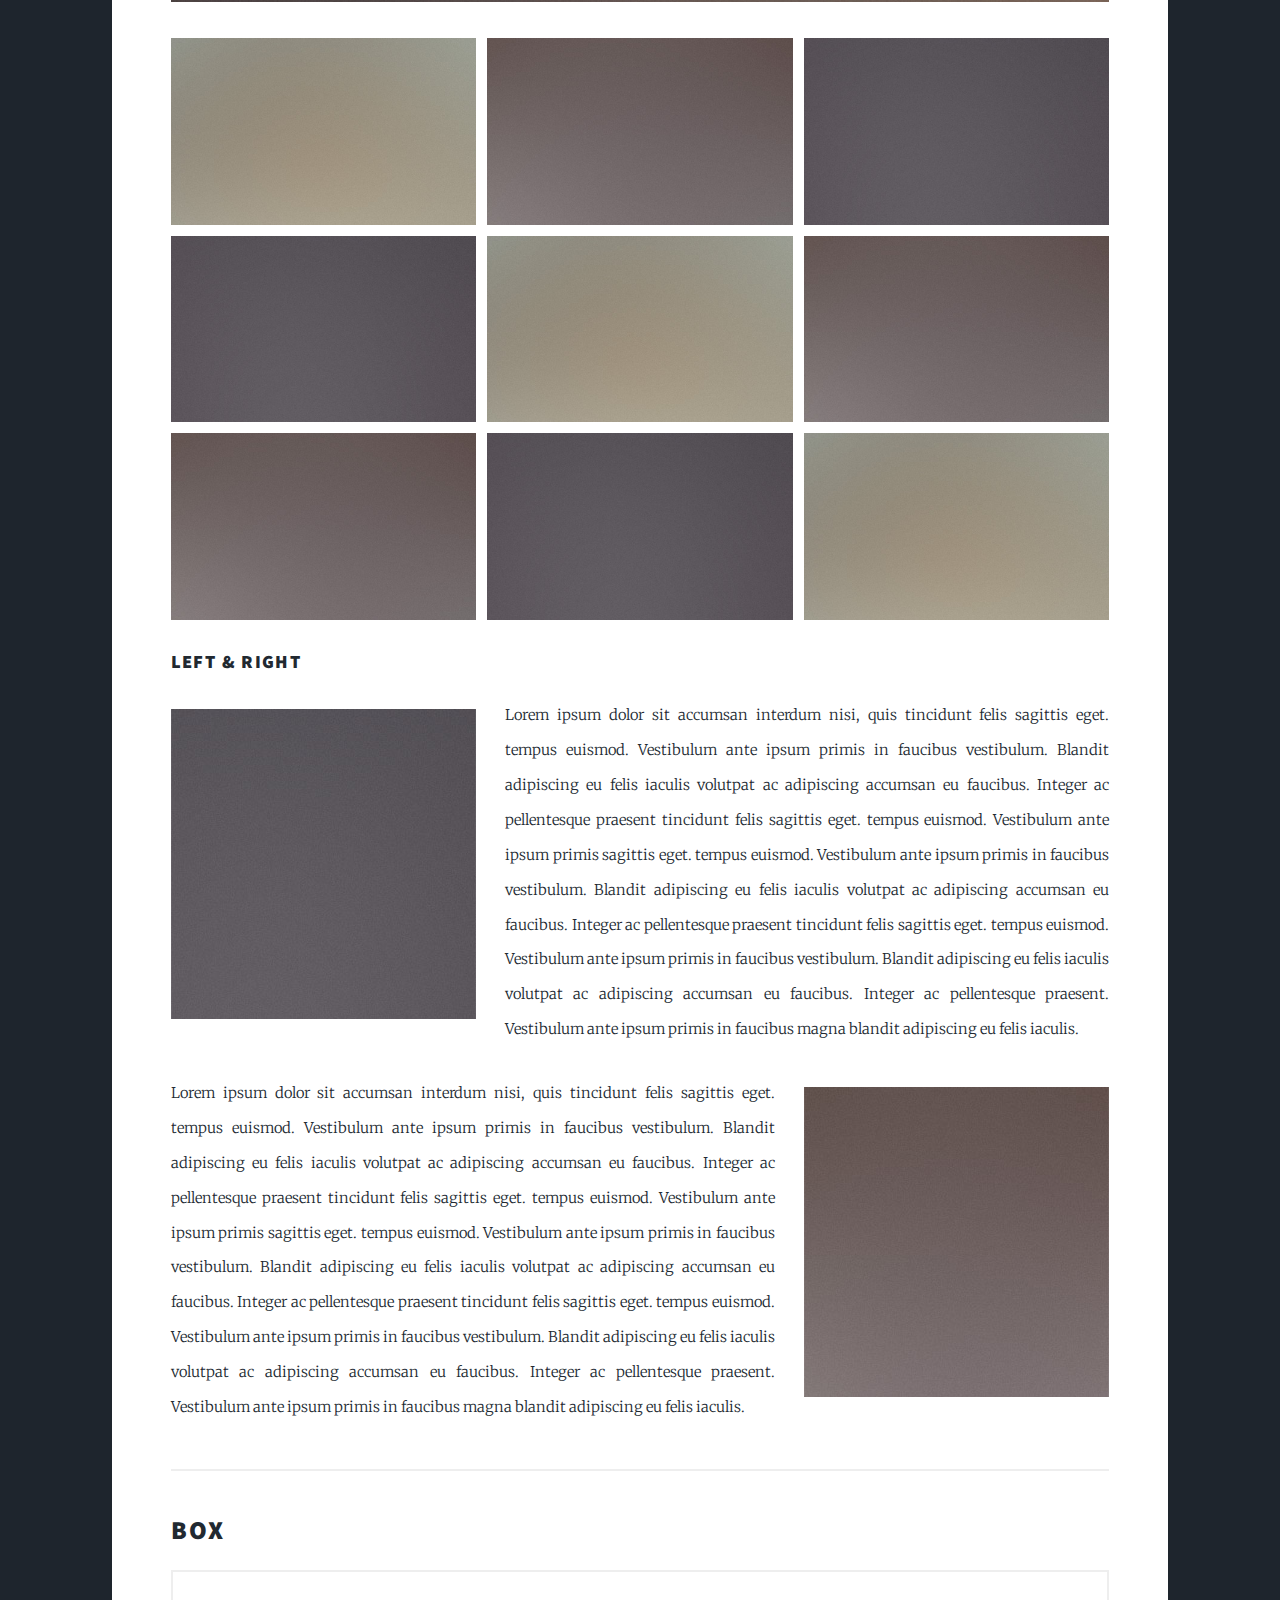
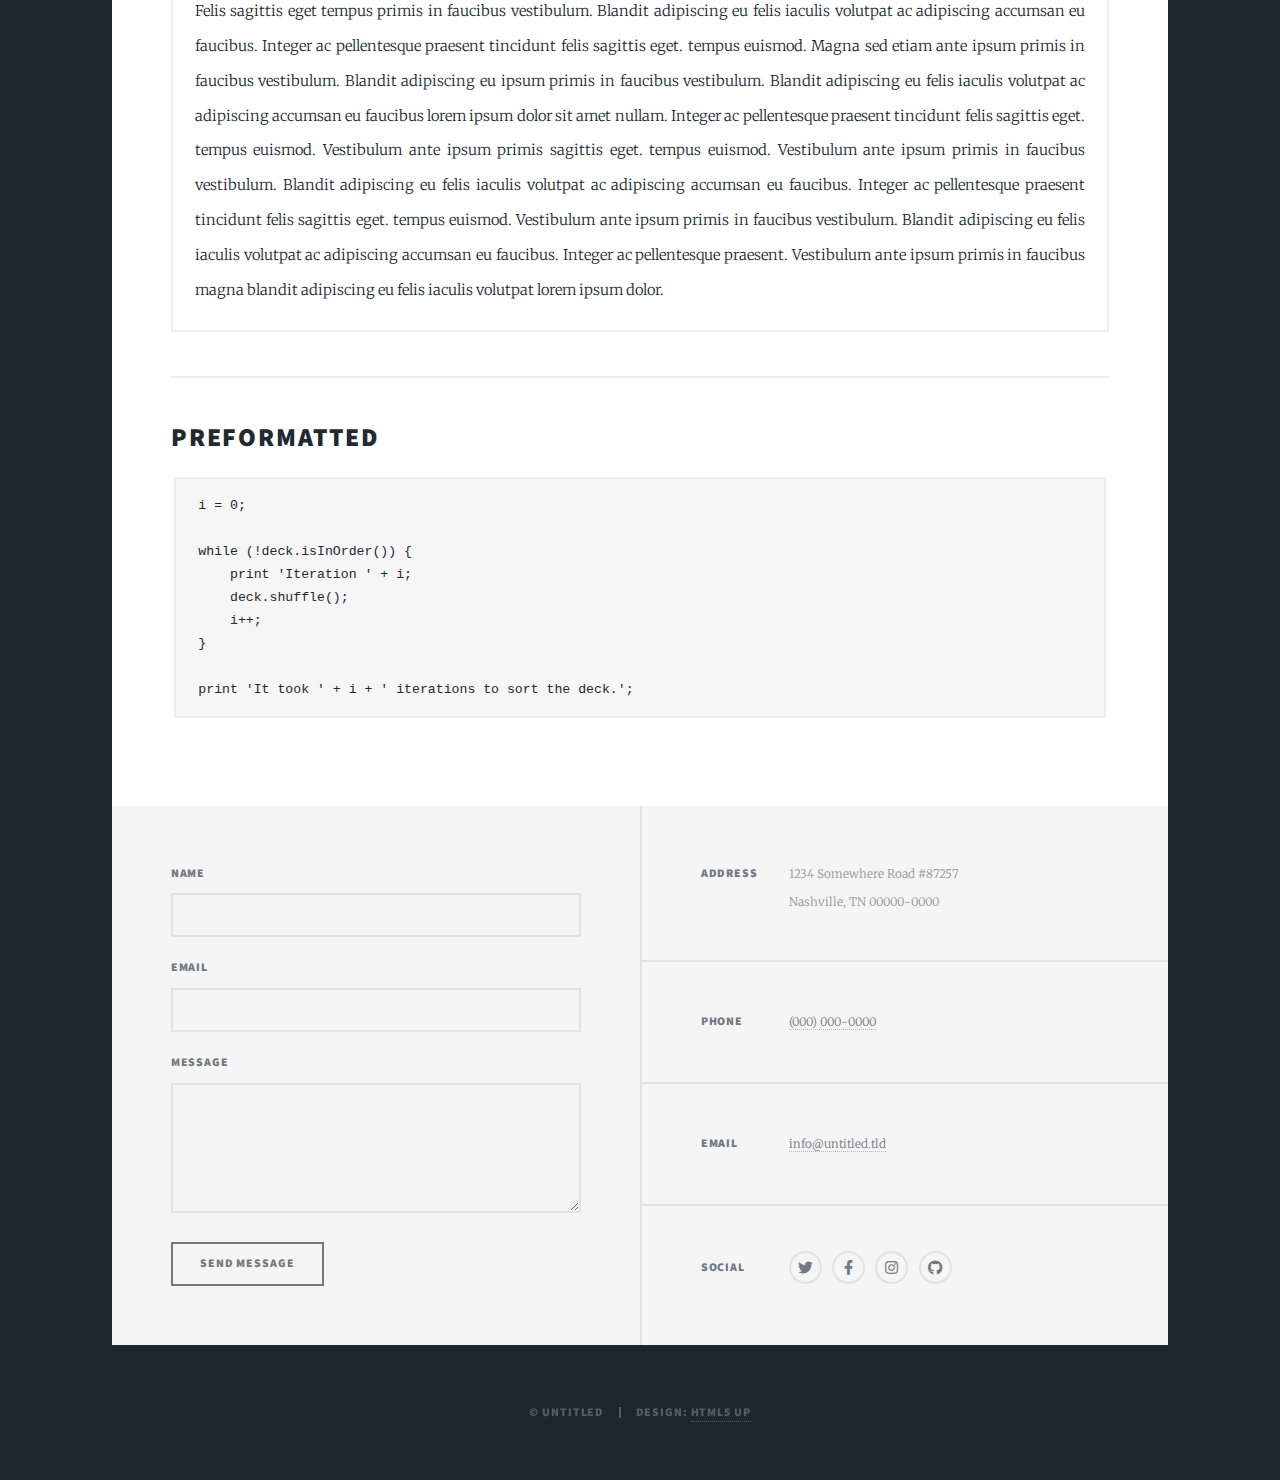
<file: src/elements.html>
<!DOCTYPE HTML>
<!--
	Massively by HTML5 UP
	html5up.net | @ajlkn
	Free for personal and commercial use under the CCA 3.0 license (html5up.net/license)
-->
<html>
	<head>
		<title>Elements Reference - Massively by HTML5 UP</title>
		<meta charset="utf-8" />
		<meta name="viewport" content="width=device-width, initial-scale=1, user-scalable=no" />
		<link rel="stylesheet" href="assets/css/main.css" />
		<noscript><link rel="stylesheet" href="assets/css/noscript.css" /></noscript>
	</head>
	<body class="is-preload">

		<!-- Wrapper -->
			<div id="wrapper">

				<!-- Header -->
					<header id="header">
						<a href="index.html" class="logo">Patrick O'Connor</a>
					</header>

				<!-- Nav -->
					<nav id="nav">
						<ul class="links">
							<li><a href="index.html">Stock Market</a></li>
							<li><a href="snowplow.html">Snowplow tracking</a></li>
							<li class="active"><a href="elements.html">Elements Reference</a></li>
						</ul>
						<ul class="icons">
							<li><a href="https://www.linkedin.com/in/patrick-o-connor-cpa-29103781/" class="icon brands fa-linkedin"><span class="label">Linkedin</span></a></li>
							<li><a href="https://github.com/patrickoconnor80/stock_market" class="icon brands fa-github"><span class="label">GitHub</span></a></li>
						</ul>
					</nav>

				<!-- Main -->
					<div id="main">

						<!-- Post -->
							<section class="post">
								<header class="major">
									<h1>Elements<br />
									Reference</h1>
								</header>

								<!-- Text stuff -->
									<h2>Text</h2>
									<p>This is <b>bold</b> and this is <strong>strong</strong>. This is <i>italic</i> and this is <em>emphasized</em>.
									This is <sup>superscript</sup> text and this is <sub>subscript</sub> text.
									This is <u>underlined</u> and this is code: <code>for (;;) { ... }</code>.
									Finally, this is a <a href="#">link</a>.</p>
									<hr />
									<h2>Heading Level 2</h2>
									<h3>Heading Level 3</h3>
									<h4>Heading Level 4</h4>
									<h5>Heading Level 5</h5>
									<h6>Heading Level 6</h6>
									<hr />
									<header>
										<h2>Heading with a Subtitle</h2>
										<p>Lorem ipsum dolor sit amet nullam id egestas urna aliquam</p>
									</header>
									<p>Nunc lacinia ante nunc ac lobortis. Interdum adipiscing gravida odio porttitor sem non mi integer non faucibus ornare mi ut ante amet placerat aliquet. Volutpat eu sed ante lacinia sapien lorem accumsan varius montes viverra nibh in adipiscing blandit tempus accumsan.</p>
									<header>
										<h3>Heading with a Subtitle</h3>
										<p>Lorem ipsum dolor sit amet nullam id egestas urna aliquam</p>
									</header>
									<p>Nunc lacinia ante nunc ac lobortis. Interdum adipiscing gravida odio porttitor sem non mi integer non faucibus ornare mi ut ante amet placerat aliquet. Volutpat eu sed ante lacinia sapien lorem accumsan varius montes viverra nibh in adipiscing blandit tempus accumsan.</p>
									<header>
										<h4>Heading with a Subtitle</h4>
										<p>Lorem ipsum dolor sit amet nullam id egestas urna aliquam</p>
									</header>
									<p>Nunc lacinia ante nunc ac lobortis. Interdum adipiscing gravida odio porttitor sem non mi integer non faucibus ornare mi ut ante amet placerat aliquet. Volutpat eu sed ante lacinia sapien lorem accumsan varius montes viverra nibh in adipiscing blandit tempus accumsan.</p>

									<hr />

								<!-- Lists -->
									<h2>Lists</h2>
									<div class="row">
										<div class="col-6 col-12-small">

											<h3>Unordered</h3>
											<ul>
												<li>Dolor pulvinar etiam.</li>
												<li>Sagittis lorem eleifend.</li>
												<li>Felis feugiat dolore viverra.</li>
												<li>Dolor pulvinar etiam.</li>
											</ul>

											<h3>Alternate</h3>
											<ul class="alt">
												<li>Dolor pulvinar etiam etiam.</li>
												<li>Sagittis adipiscing eleifend.</li>
												<li>Felis enim dolore viverra.</li>
												<li>Dolor pulvinar etiam etiam.</li>
											</ul>

										</div>
										<div class="col-6 col-12-small">

											<h3>Ordered</h3>
											<ol>
												<li>Dolor pulvinar etiam.</li>
												<li>Etiam vel felis at viverra.</li>
												<li>Felis enim feugiat magna.</li>
												<li>Etiam vel felis nullam.</li>
												<li>Felis enim et tempus.</li>
											</ol>

											<h3>Icons</h3>
											<ul class="icons">
												<li><a href="#" class="icon brands fa-twitter"><span class="label">Twitter</span></a></li>
												<li><a href="#" class="icon brands fa-facebook-f"><span class="label">Facebook</span></a></li>
												<li><a href="#" class="icon brands fa-instagram"><span class="label">Instagram</span></a></li>
												<li><a href="#" class="icon brands fa-github"><span class="label">Github</span></a></li>
												<li><a href="#" class="icon brands fa-dribbble"><span class="label">Dribbble</span></a></li>
											</ul>
											<ul class="icons alt">
												<li><a href="#" class="icon brands alt fa-twitter"><span class="label">Twitter</span></a></li>
												<li><a href="#" class="icon brands alt fa-facebook-f"><span class="label">Facebook</span></a></li>
												<li><a href="#" class="icon brands alt fa-instagram"><span class="label">Instagram</span></a></li>
												<li><a href="#" class="icon brands alt fa-github"><span class="label">Github</span></a></li>
												<li><a href="#" class="icon brands alt fa-dribbble"><span class="label">Dribbble</span></a></li>
											</ul>

										</div>
									</div>
									<h3>Definition</h3>
									<dl>
										<dt>Item 1</dt>
										<dd>
											<p>Lorem ipsum dolor vestibulum ante ipsum primis in faucibus vestibulum. Blandit adipiscing eu felis iaculis volutpat ac adipiscing accumsan eu faucibus. Integer ac pellentesque praesent.</p>
										</dd>
										<dt>Item 2</dt>
										<dd>
											<p>Lorem ipsum dolor vestibulum ante ipsum primis in faucibus vestibulum. Blandit adipiscing eu felis iaculis volutpat ac adipiscing accumsan eu faucibus. Integer ac pellentesque praesent.</p>
										</dd>
										<dt>Item 3</dt>
										<dd>
											<p>Lorem ipsum dolor vestibulum ante ipsum primis in faucibus vestibulum. Blandit adipiscing eu felis iaculis volutpat ac adipiscing accumsan eu faucibus. Integer ac pellentesque praesent.</p>
										</dd>
									</dl>

									<h3>Actions</h3>
									<ul class="actions">
										<li><a href="#" class="button primary">Primary</a></li>
										<li><a href="#" class="button">Default</a></li>
									</ul>
									<ul class="actions small">
										<li><a href="#" class="button primary small">Small</a></li>
										<li><a href="#" class="button small">Small</a></li>
									</ul>
									<div class="row">
										<div class="col-6 col-12-small">
											<ul class="actions stacked">
												<li><a href="#" class="button primary">Default</a></li>
												<li><a href="#" class="button">Default</a></li>
											</ul>
										</div>
										<div class="col-6 col-12-small">
											<ul class="actions stacked">
												<li><a href="#" class="button primary small">Small</a></li>
												<li><a href="#" class="button small">Small</a></li>
											</ul>
										</div>
									</div>
									<div class="row">
										<div class="col-6 col-12-small">
											<ul class="actions stacked">
												<li><a href="#" class="button primary fit">Default</a></li>
												<li><a href="#" class="button fit">Default</a></li>
											</ul>
										</div>
										<div class="col-6 col-12-small">
											<ul class="actions stacked">
												<li><a href="#" class="button primary small fit">Small</a></li>
												<li><a href="#" class="button small fit">Small</a></li>
											</ul>
										</div>
									</div>

									<hr />

								<!-- Blockquote -->
									<h2>Blockquote</h2>
									<blockquote>Fringilla nisl. Donec accumsan interdum nisi, quis tincidunt felis sagittis eget tempus euismod. Vestibulum ante ipsum primis in faucibus vestibulum. Blandit adipiscing eu felis iaculis volutpat ac adipiscing accumsan faucibus. Vestibulum ante ipsum primis in faucibus vestibulum. Blandit adipiscing eu felis.</blockquote>

									<hr />

								<!-- Table -->
									<h2>Table</h2>

									<h3>Default</h3>
									<div class="table-wrapper">
										<table>
											<thead>
												<tr>
													<th>Name</th>
													<th>Description</th>
													<th>Price</th>
												</tr>
											</thead>
											<tbody>
												<tr>
													<td>Item 1</td>
													<td>Ante turpis integer aliquet porttitor.</td>
													<td>29.99</td>
												</tr>
												<tr>
													<td>Item 2</td>
													<td>Vis ac commodo adipiscing arcu aliquet.</td>
													<td>19.99</td>
												</tr>
												<tr>
													<td>Item 3</td>
													<td> Morbi faucibus arcu accumsan lorem.</td>
													<td>29.99</td>
												</tr>
												<tr>
													<td>Item 4</td>
													<td>Vitae integer tempus condimentum.</td>
													<td>19.99</td>
												</tr>
												<tr>
													<td>Item 5</td>
													<td>Ante turpis integer aliquet porttitor.</td>
													<td>29.99</td>
												</tr>
											</tbody>
											<tfoot>
												<tr>
													<td colspan="2"></td>
													<td>100.00</td>
												</tr>
											</tfoot>
										</table>
									</div>

									<h3>Alternate</h3>
									<div class="table-wrapper">
										<table class="alt">
											<thead>
												<tr>
													<th>Name</th>
													<th>Description</th>
													<th>Price</th>
												</tr>
											</thead>
											<tbody>
												<tr>
													<td>Item 1</td>
													<td>Ante turpis integer aliquet porttitor.</td>
													<td>29.99</td>
												</tr>
												<tr>
													<td>Item 2</td>
													<td>Vis ac commodo adipiscing arcu aliquet.</td>
													<td>19.99</td>
												</tr>
												<tr>
													<td>Item 3</td>
													<td> Morbi faucibus arcu accumsan lorem.</td>
													<td>29.99</td>
												</tr>
												<tr>
													<td>Item 4</td>
													<td>Vitae integer tempus condimentum.</td>
													<td>19.99</td>
												</tr>
												<tr>
													<td>Item 5</td>
													<td>Ante turpis integer aliquet porttitor.</td>
													<td>29.99</td>
												</tr>
											</tbody>
											<tfoot>
												<tr>
													<td colspan="2"></td>
													<td>100.00</td>
												</tr>
											</tfoot>
										</table>
									</div>

									<hr />

								<!-- Buttons -->
									<h2>Buttons</h2>
									<ul class="actions">
										<li><a href="#" class="button primary">Primary</a></li>
										<li><a href="#" class="button">Default</a></li>
									</ul>
									<ul class="actions">
										<li><a href="#" class="button primary large">Large</a></li>
										<li><a href="#" class="button">Default</a></li>
										<li><a href="#" class="button small">Small</a></li>
									</ul>
									<ul class="actions fit">
										<li><a href="#" class="button primary fit">Fit</a></li>
										<li><a href="#" class="button fit">Fit</a></li>
									</ul>
									<ul class="actions fit small">
										<li><a href="#" class="button primary fit small">Fit + Small</a></li>
										<li><a href="#" class="button fit small">Fit + Small</a></li>
									</ul>
									<ul class="actions">
										<li><a href="#" class="button primary icon solid fa-search">Icon</a></li>
										<li><a href="#" class="button icon solid fa-download">Icon</a></li>
									</ul>
									<ul class="actions">
										<li><span class="button primary disabled">Primary</span></li>
										<li><span class="button disabled">Default</span></li>
									</ul>

									<hr />

								<!-- Form -->
									<h2>Form</h2>

									<form method="post" action="#">
										<div class="row gtr-uniform">
											<div class="col-6 col-12-xsmall">
												<input type="text" name="demo-name" id="demo-name" value="" placeholder="Name" />
											</div>
											<div class="col-6 col-12-xsmall">
												<input type="email" name="demo-email" id="demo-email" value="" placeholder="Email" />
											</div>
											<!-- Break -->
											<div class="col-12">
												<select name="demo-category" id="demo-category">
													<option value="">- Category -</option>
													<option value="1">Manufacturing</option>
													<option value="1">Shipping</option>
													<option value="1">Administration</option>
													<option value="1">Human Resources</option>
												</select>
											</div>
											<!-- Break -->
											<div class="col-4 col-12-small">
												<input type="radio" id="demo-priority-low" name="demo-priority" checked>
												<label for="demo-priority-low">Low</label>
											</div>
											<div class="col-4 col-12-small">
												<input type="radio" id="demo-priority-normal" name="demo-priority">
												<label for="demo-priority-normal">Normal</label>
											</div>
											<div class="col-4 col-12-small">
												<input type="radio" id="demo-priority-high" name="demo-priority">
												<label for="demo-priority-high">High</label>
											</div>
											<!-- Break -->
											<div class="col-6 col-12-small">
												<input type="checkbox" id="demo-copy" name="demo-copy">
												<label for="demo-copy">Email me a copy</label>
											</div>
											<div class="col-6 col-12-small">
												<input type="checkbox" id="demo-human" name="demo-human" checked>
												<label for="demo-human">I am a human</label>
											</div>
											<!-- Break -->
											<div class="col-12">
												<textarea name="demo-message" id="demo-message" placeholder="Enter your message" rows="6"></textarea>
											</div>
											<!-- Break -->
											<div class="col-12">
												<ul class="actions">
													<li><input type="submit" value="Send Message" class="primary" /></li>
													<li><input type="reset" value="Reset" /></li>
												</ul>
											</div>
										</div>
									</form>

									<hr />

								<!-- Image -->
									<h2>Image</h2>

									<h3>Fit</h3>
									<span class="image fit"><img src="images/pic01.jpg" alt="" /></span>
									<div class="box alt">
										<div class="row gtr-50 gtr-uniform">
											<div class="col-4"><span class="image fit"><img src="images/pic02.jpg" alt="" /></span></div>
											<div class="col-4"><span class="image fit"><img src="images/pic03.jpg" alt="" /></span></div>
											<div class="col-4"><span class="image fit"><img src="images/pic04.jpg" alt="" /></span></div>
											<!-- Break -->
											<div class="col-4"><span class="image fit"><img src="images/pic04.jpg" alt="" /></span></div>
											<div class="col-4"><span class="image fit"><img src="images/pic02.jpg" alt="" /></span></div>
											<div class="col-4"><span class="image fit"><img src="images/pic03.jpg" alt="" /></span></div>
											<!-- Break -->
											<div class="col-4"><span class="image fit"><img src="images/pic03.jpg" alt="" /></span></div>
											<div class="col-4"><span class="image fit"><img src="images/pic04.jpg" alt="" /></span></div>
											<div class="col-4"><span class="image fit"><img src="images/pic02.jpg" alt="" /></span></div>
										</div>
									</div>

									<h3>Left &amp; Right</h3>
									<p><span class="image left"><img src="images/pic08.jpg" alt="" /></span>Lorem ipsum dolor sit accumsan interdum nisi, quis tincidunt felis sagittis eget. tempus euismod. Vestibulum ante ipsum primis in faucibus vestibulum. Blandit adipiscing eu felis iaculis volutpat ac adipiscing accumsan eu faucibus. Integer ac pellentesque praesent tincidunt felis sagittis eget. tempus euismod. Vestibulum ante ipsum primis sagittis eget. tempus euismod. Vestibulum ante ipsum primis in faucibus vestibulum. Blandit adipiscing eu felis iaculis volutpat ac adipiscing accumsan eu faucibus. Integer ac pellentesque praesent tincidunt felis sagittis eget. tempus euismod. Vestibulum ante ipsum primis in faucibus vestibulum. Blandit adipiscing eu felis iaculis volutpat ac adipiscing accumsan eu faucibus. Integer ac pellentesque praesent. Vestibulum ante ipsum primis in faucibus magna blandit adipiscing eu felis iaculis.</p>
									<p><span class="image right"><img src="images/pic09.jpg" alt="" /></span>Lorem ipsum dolor sit accumsan interdum nisi, quis tincidunt felis sagittis eget. tempus euismod. Vestibulum ante ipsum primis in faucibus vestibulum. Blandit adipiscing eu felis iaculis volutpat ac adipiscing accumsan eu faucibus. Integer ac pellentesque praesent tincidunt felis sagittis eget. tempus euismod. Vestibulum ante ipsum primis sagittis eget. tempus euismod. Vestibulum ante ipsum primis in faucibus vestibulum. Blandit adipiscing eu felis iaculis volutpat ac adipiscing accumsan eu faucibus. Integer ac pellentesque praesent tincidunt felis sagittis eget. tempus euismod. Vestibulum ante ipsum primis in faucibus vestibulum. Blandit adipiscing eu felis iaculis volutpat ac adipiscing accumsan eu faucibus. Integer ac pellentesque praesent. Vestibulum ante ipsum primis in faucibus magna blandit adipiscing eu felis iaculis.</p>

									<hr />

								<!-- Box -->
									<h2>Box</h2>
									<div class="box">
										<p>Felis sagittis eget tempus primis in faucibus vestibulum. Blandit adipiscing eu felis iaculis volutpat ac adipiscing accumsan eu faucibus. Integer ac pellentesque praesent tincidunt felis sagittis eget. tempus euismod. Magna sed etiam ante ipsum primis in faucibus vestibulum. Blandit adipiscing eu ipsum primis in faucibus vestibulum. Blandit adipiscing eu felis iaculis volutpat ac adipiscing accumsan eu faucibus lorem ipsum dolor sit amet nullam. Integer ac pellentesque praesent tincidunt felis sagittis eget. tempus euismod. Vestibulum ante ipsum primis sagittis eget. tempus euismod. Vestibulum ante ipsum primis in faucibus vestibulum. Blandit adipiscing eu felis iaculis volutpat ac adipiscing accumsan eu faucibus. Integer ac pellentesque praesent tincidunt felis sagittis eget. tempus euismod. Vestibulum ante ipsum primis in faucibus vestibulum. Blandit adipiscing eu felis iaculis volutpat ac adipiscing accumsan eu faucibus. Integer ac pellentesque praesent. Vestibulum ante ipsum primis in faucibus magna blandit adipiscing eu felis iaculis volutpat lorem ipsum dolor.</p>
									</div>

									<hr />

								<!-- Preformatted Code -->
									<h2>Preformatted</h2>
									<pre><code>i = 0;

while (!deck.isInOrder()) {
    print 'Iteration ' + i;
    deck.shuffle();
    i++;
}

print 'It took ' + i + ' iterations to sort the deck.';
</code></pre>

							</section>

					</div>

				<!-- Footer -->
					<footer id="footer">
						<section>
							<form method="post" action="#">
								<div class="fields">
									<div class="field">
										<label for="name">Name</label>
										<input type="text" name="name" id="name" />
									</div>
									<div class="field">
										<label for="email">Email</label>
										<input type="text" name="email" id="email" />
									</div>
									<div class="field">
										<label for="message">Message</label>
										<textarea name="message" id="message" rows="3"></textarea>
									</div>
								</div>
								<ul class="actions">
									<li><input type="submit" value="Send Message" /></li>
								</ul>
							</form>
						</section>
						<section class="split contact">
							<section class="alt">
								<h3>Address</h3>
								<p>1234 Somewhere Road #87257<br />
								Nashville, TN 00000-0000</p>
							</section>
							<section>
								<h3>Phone</h3>
								<p><a href="#">(000) 000-0000</a></p>
							</section>
							<section>
								<h3>Email</h3>
								<p><a href="#">info@untitled.tld</a></p>
							</section>
							<section>
								<h3>Social</h3>
								<ul class="icons alt">
									<li><a href="#" class="icon brands alt fa-twitter"><span class="label">Twitter</span></a></li>
									<li><a href="#" class="icon brands alt fa-facebook-f"><span class="label">Facebook</span></a></li>
									<li><a href="#" class="icon brands alt fa-instagram"><span class="label">Instagram</span></a></li>
									<li><a href="#" class="icon brands alt fa-github"><span class="label">GitHub</span></a></li>
								</ul>
							</section>
						</section>
					</footer>

				<!-- Copyright -->
					<div id="copyright">
						<ul><li>&copy; Untitled</li><li>Design: <a href="https://html5up.net">HTML5 UP</a></li></ul>
					</div>

			</div>

		<!-- Scripts -->
			<script src="assets/js/jquery.min.js"></script>
			<script src="assets/js/jquery.scrollex.min.js"></script>
			<script src="assets/js/jquery.scrolly.min.js"></script>
			<script src="assets/js/browser.min.js"></script>
			<script src="assets/js/breakpoints.min.js"></script>
			<script src="assets/js/util.js"></script>
			<script src="assets/js/main.js"></script>

	</body>
</html>
</file>
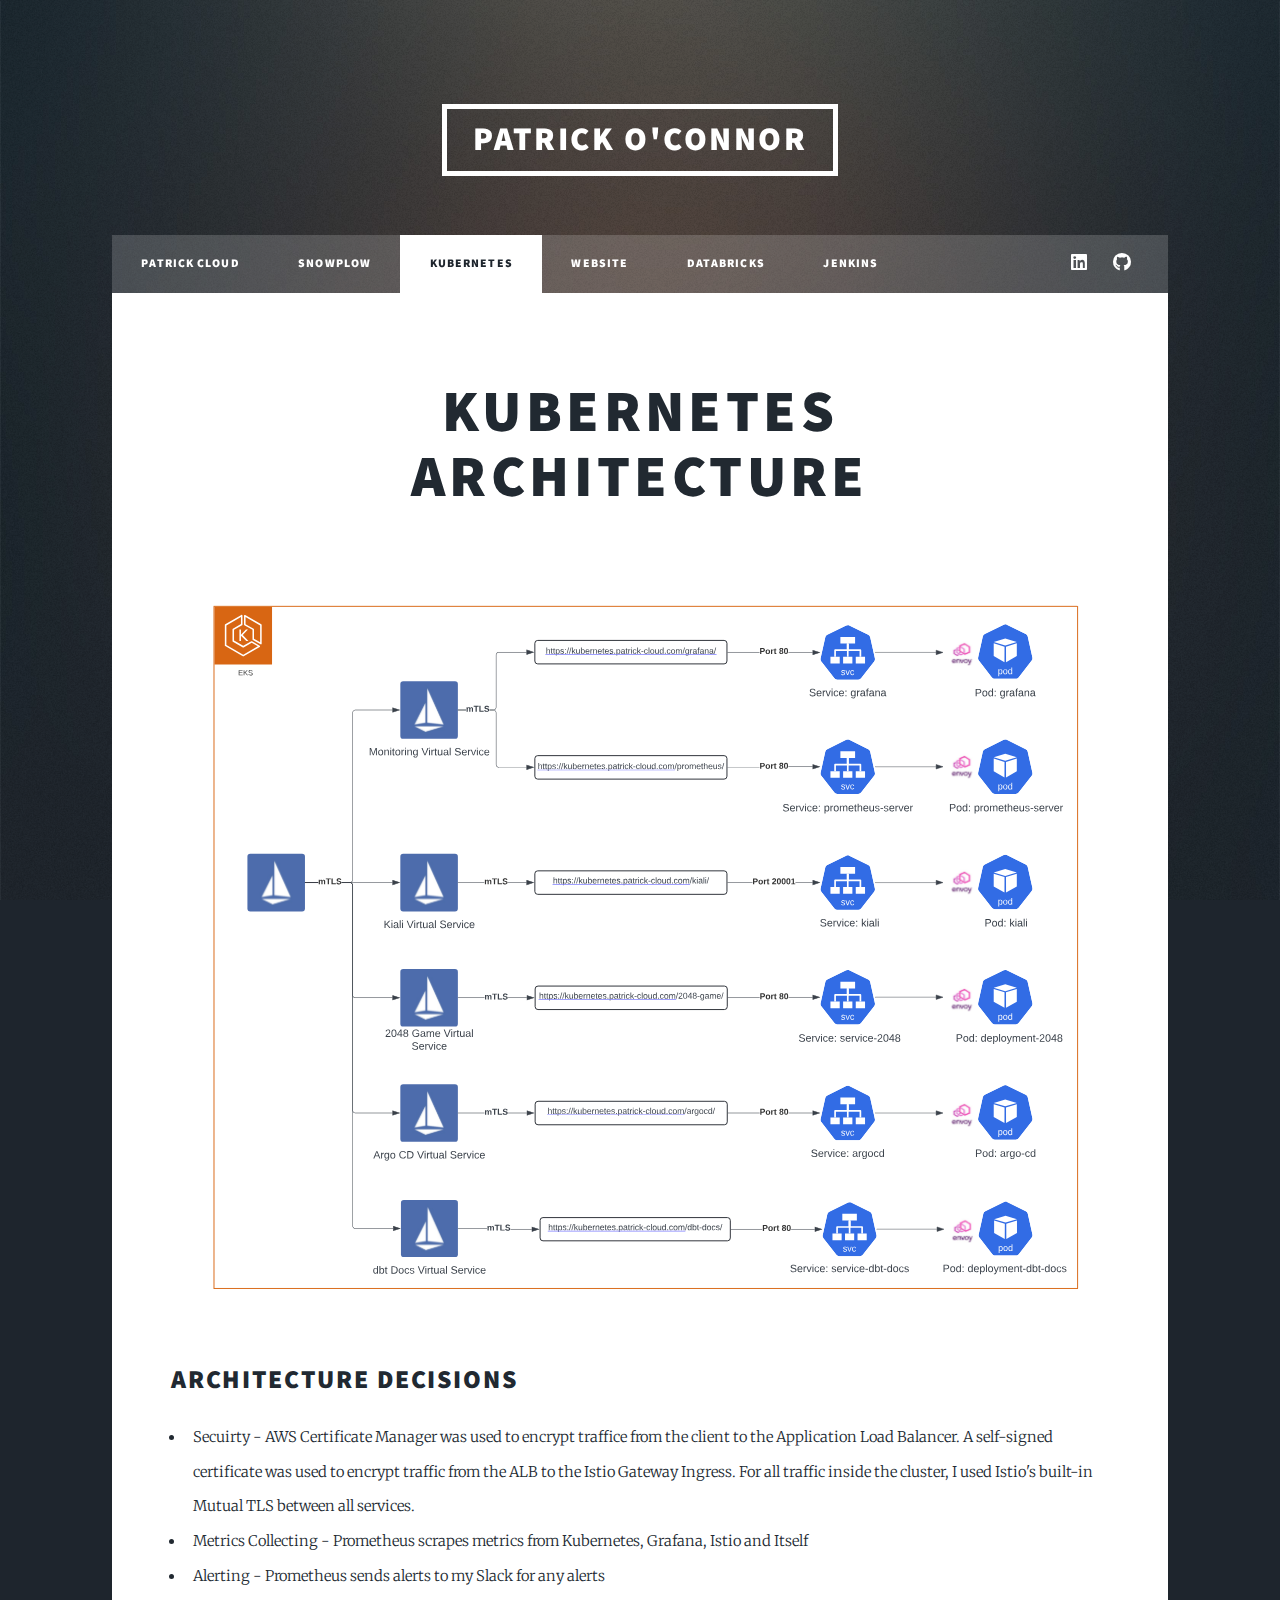
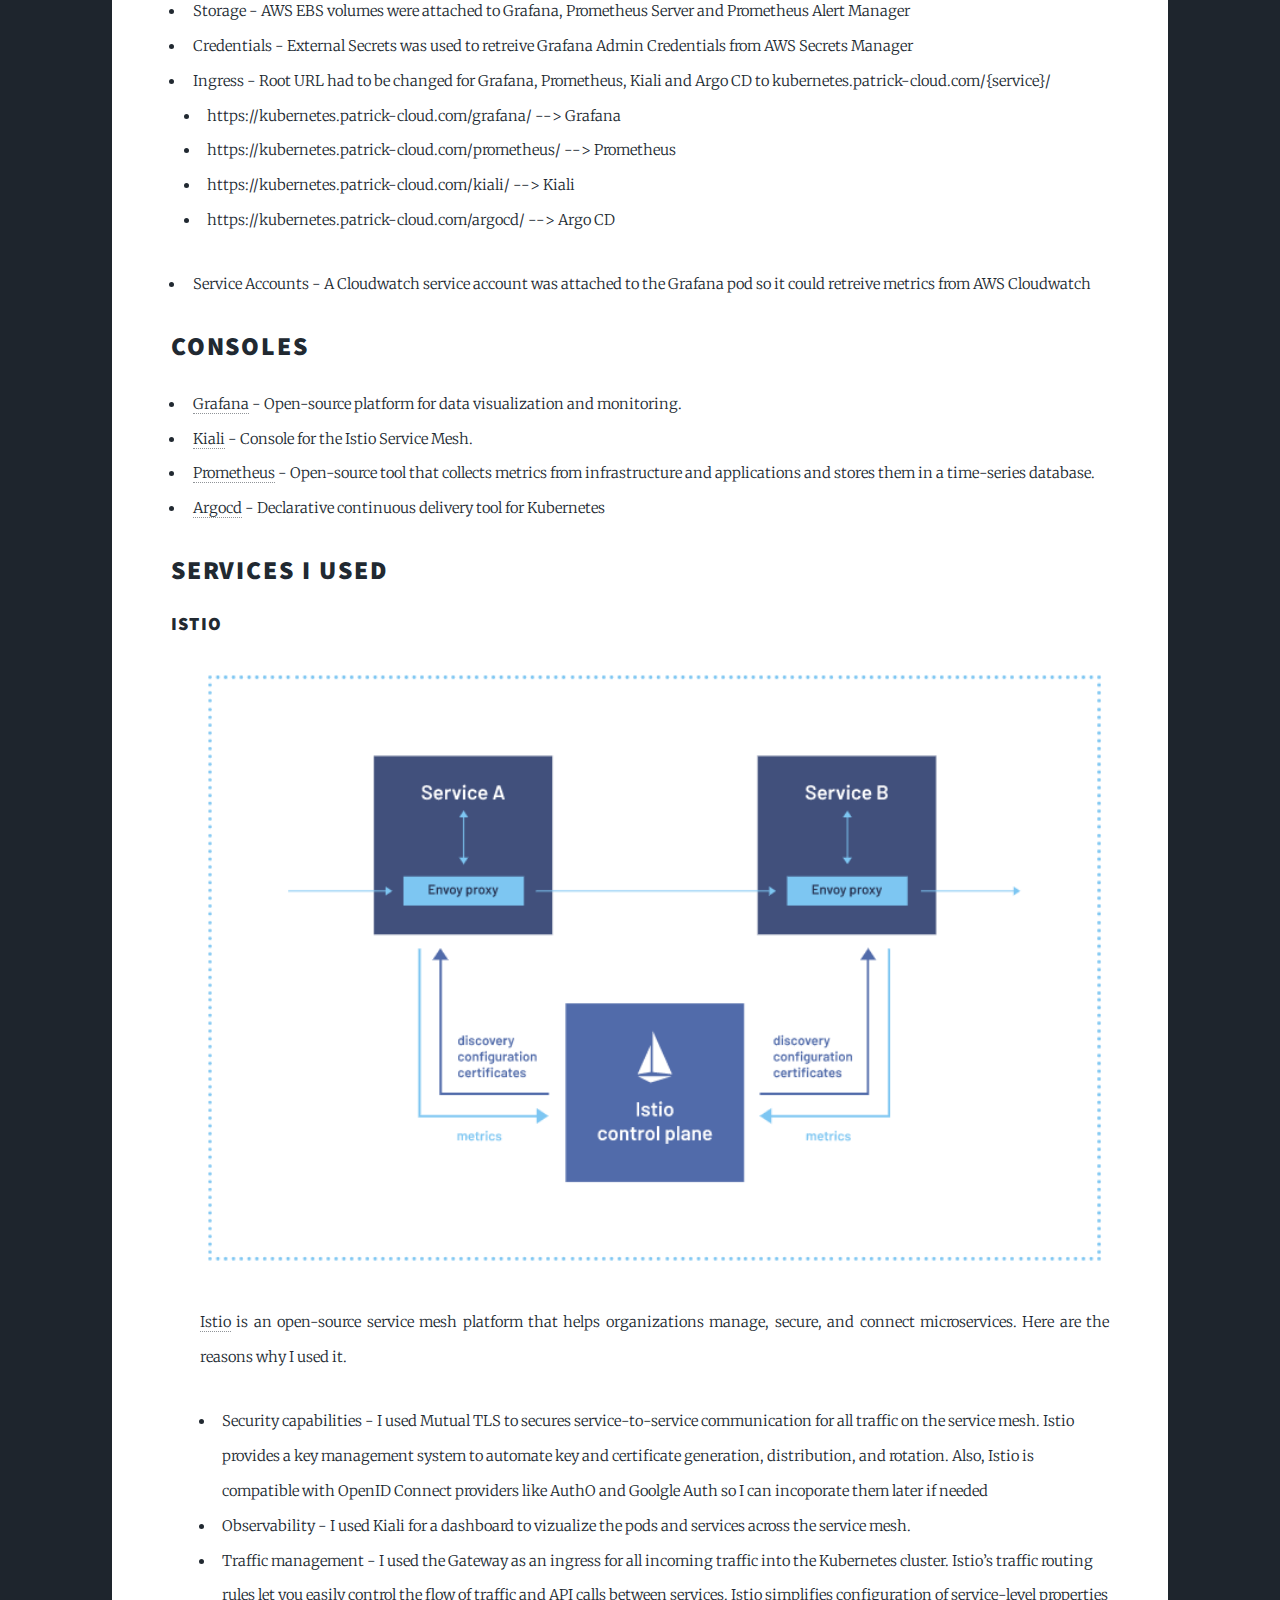
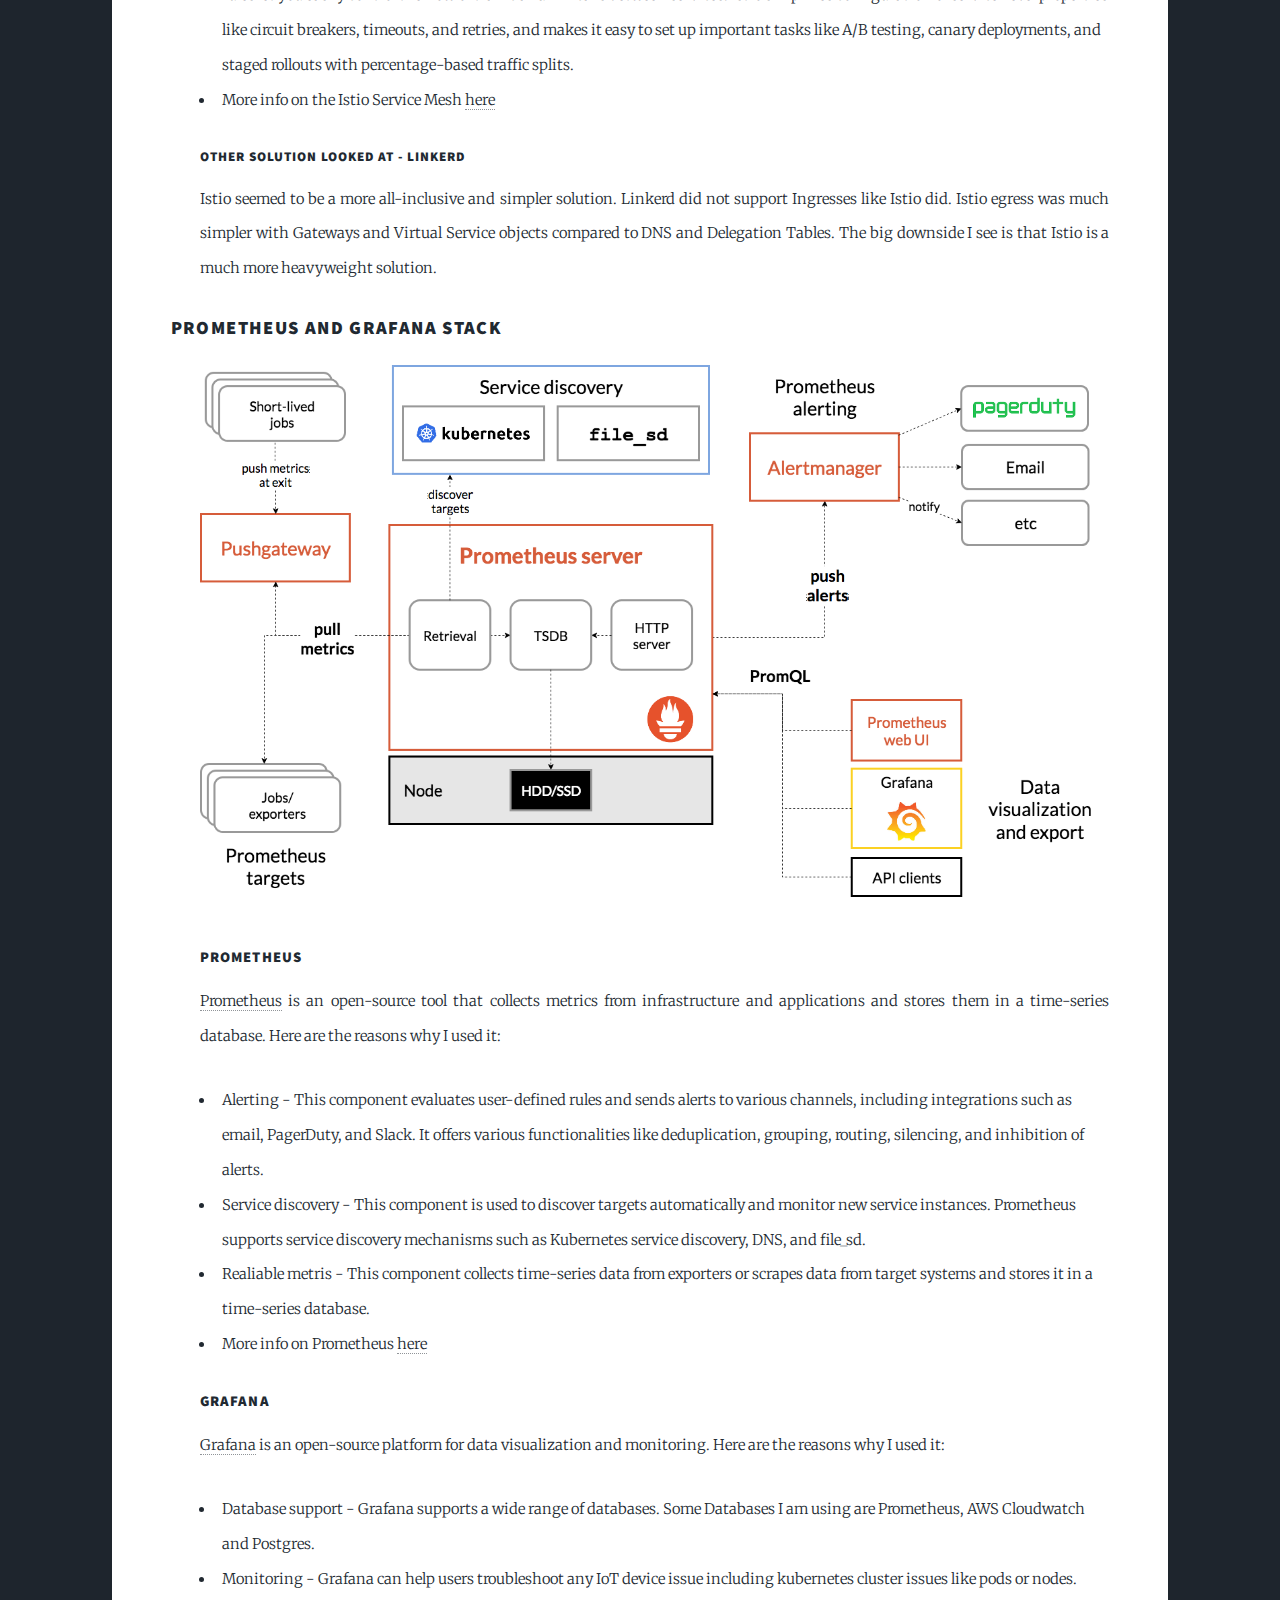
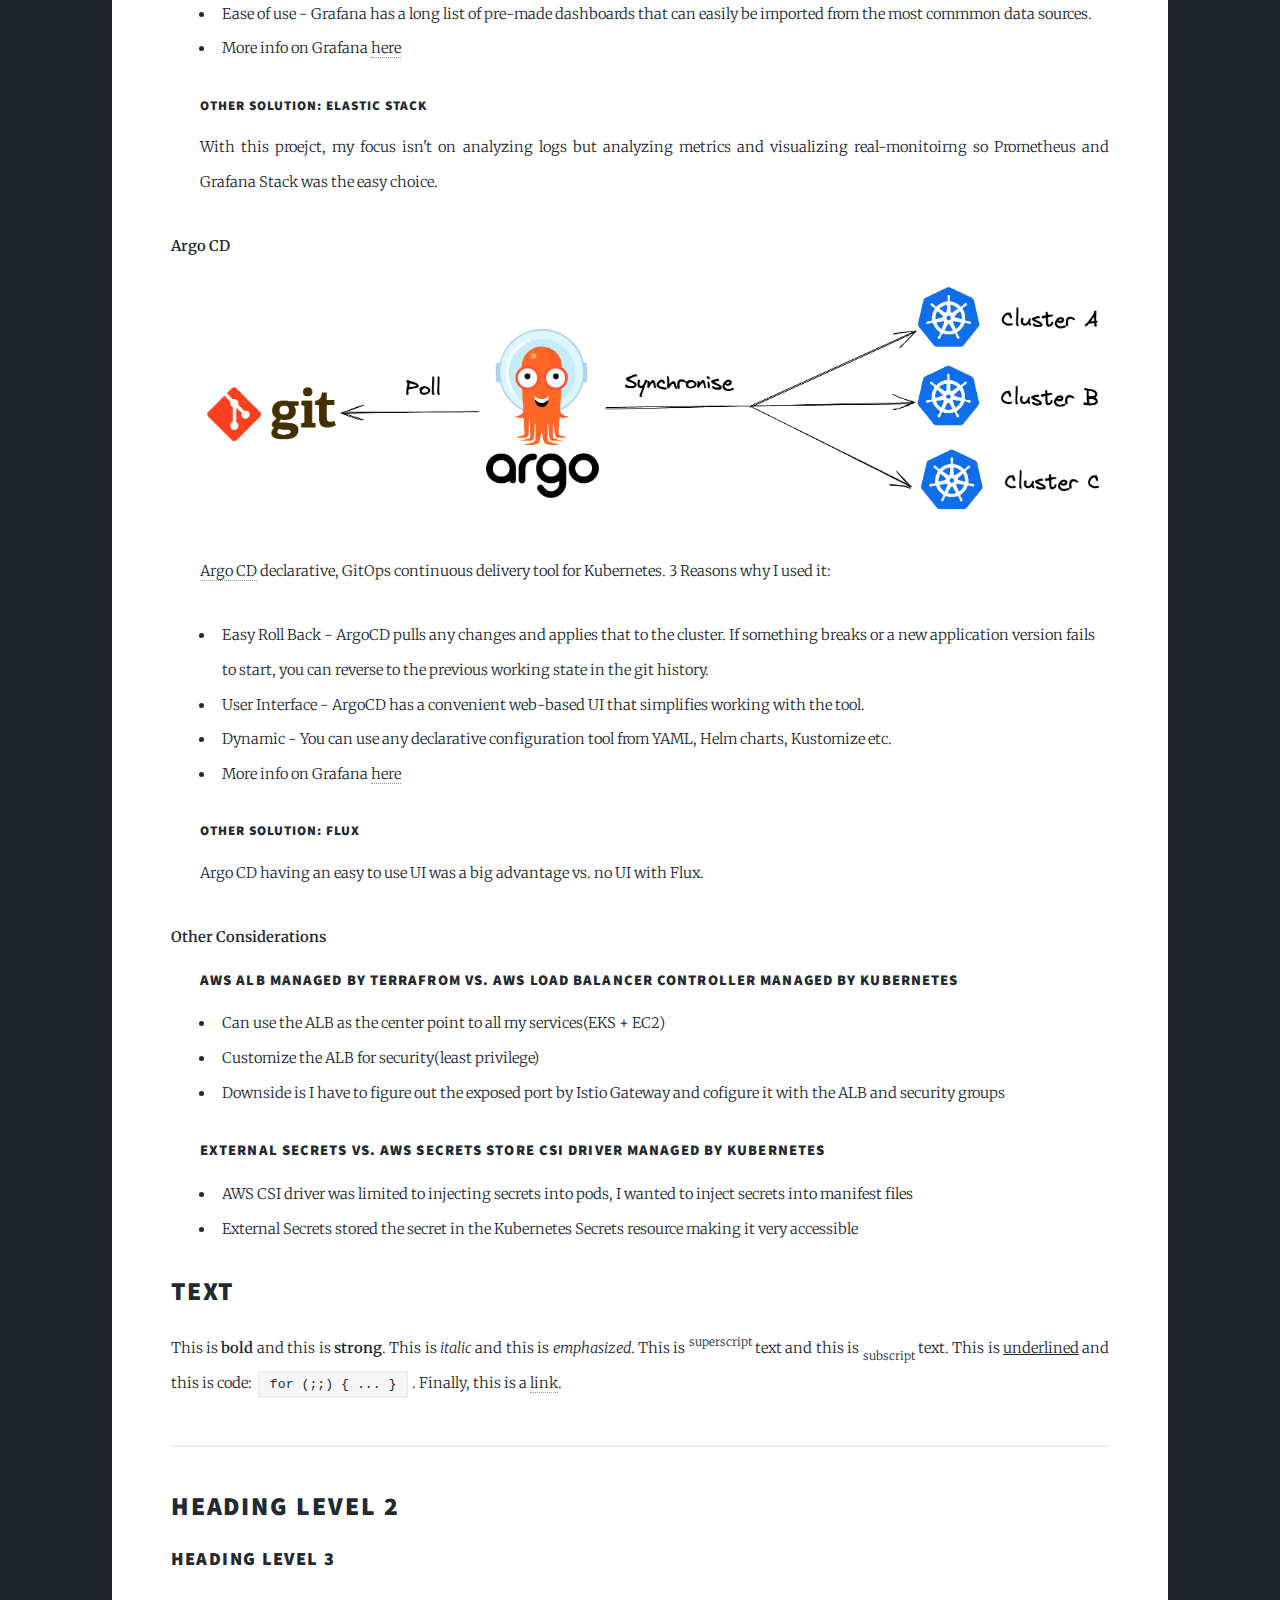
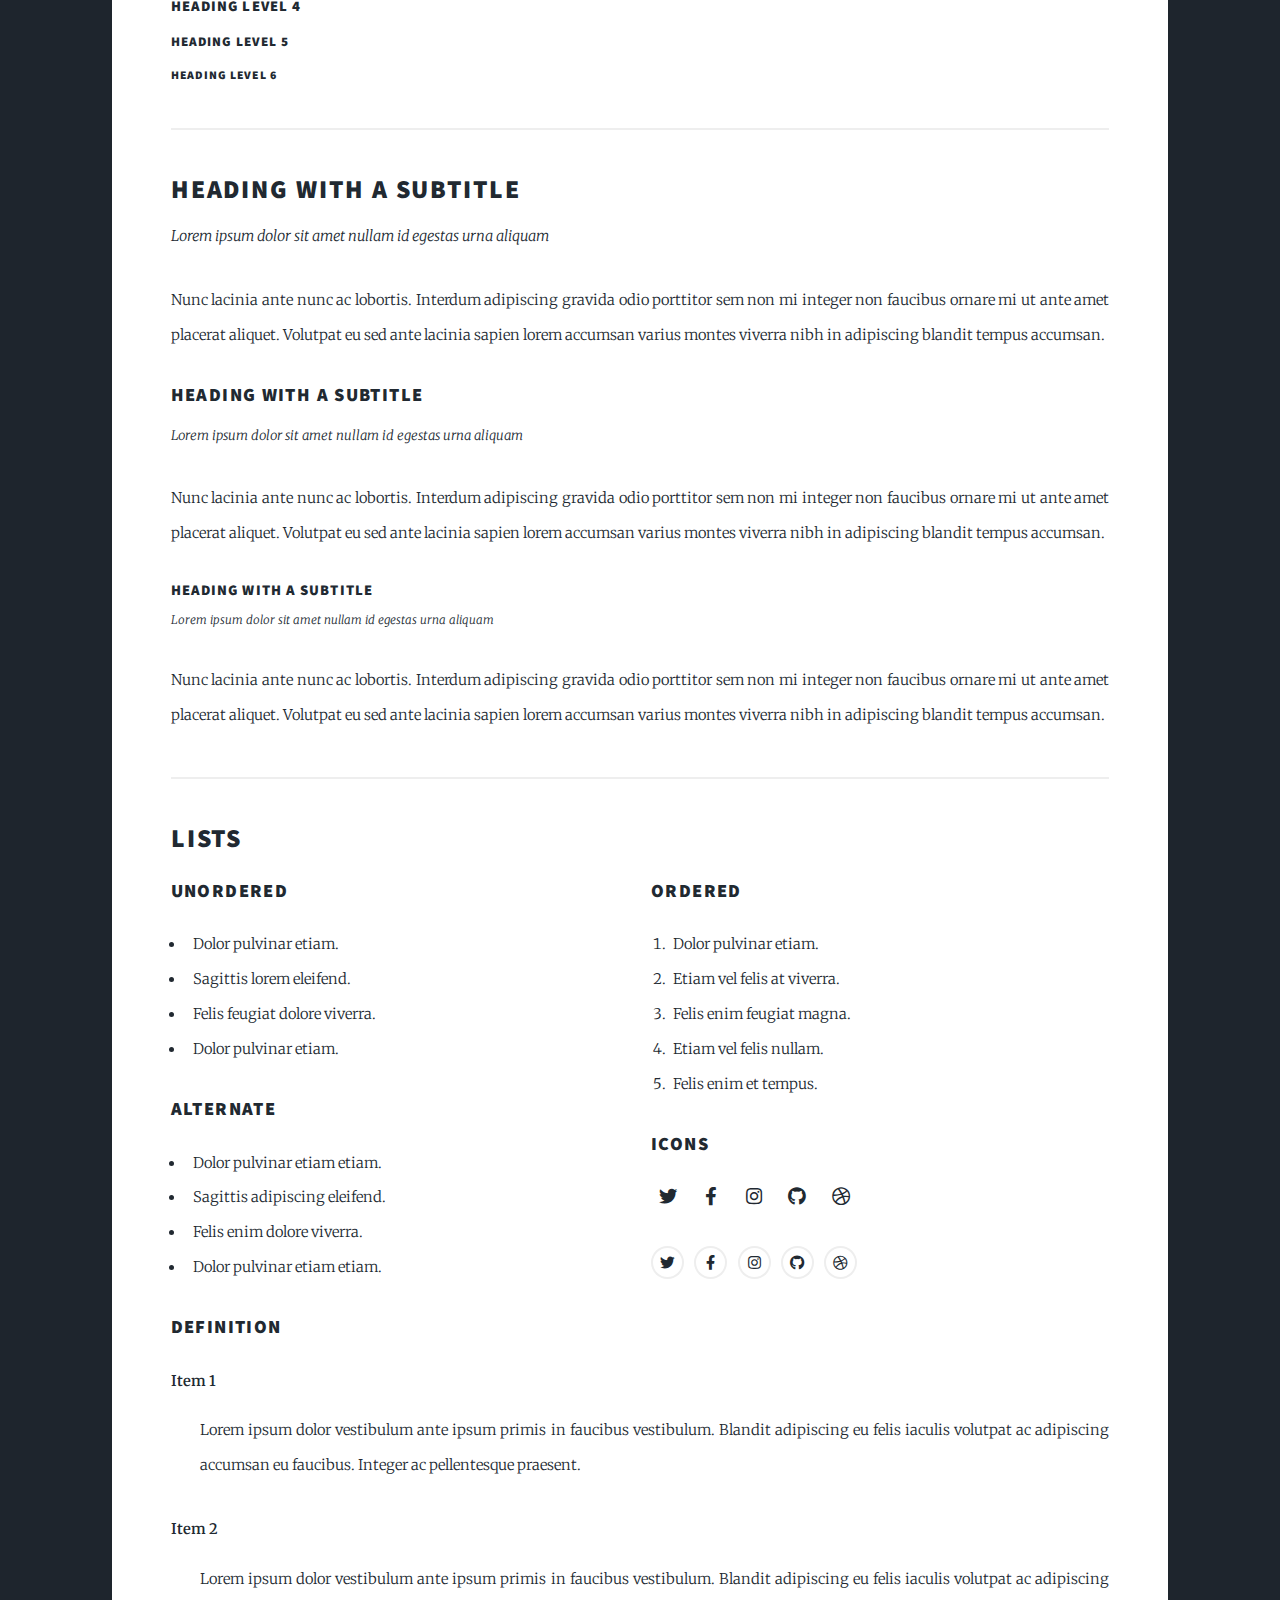
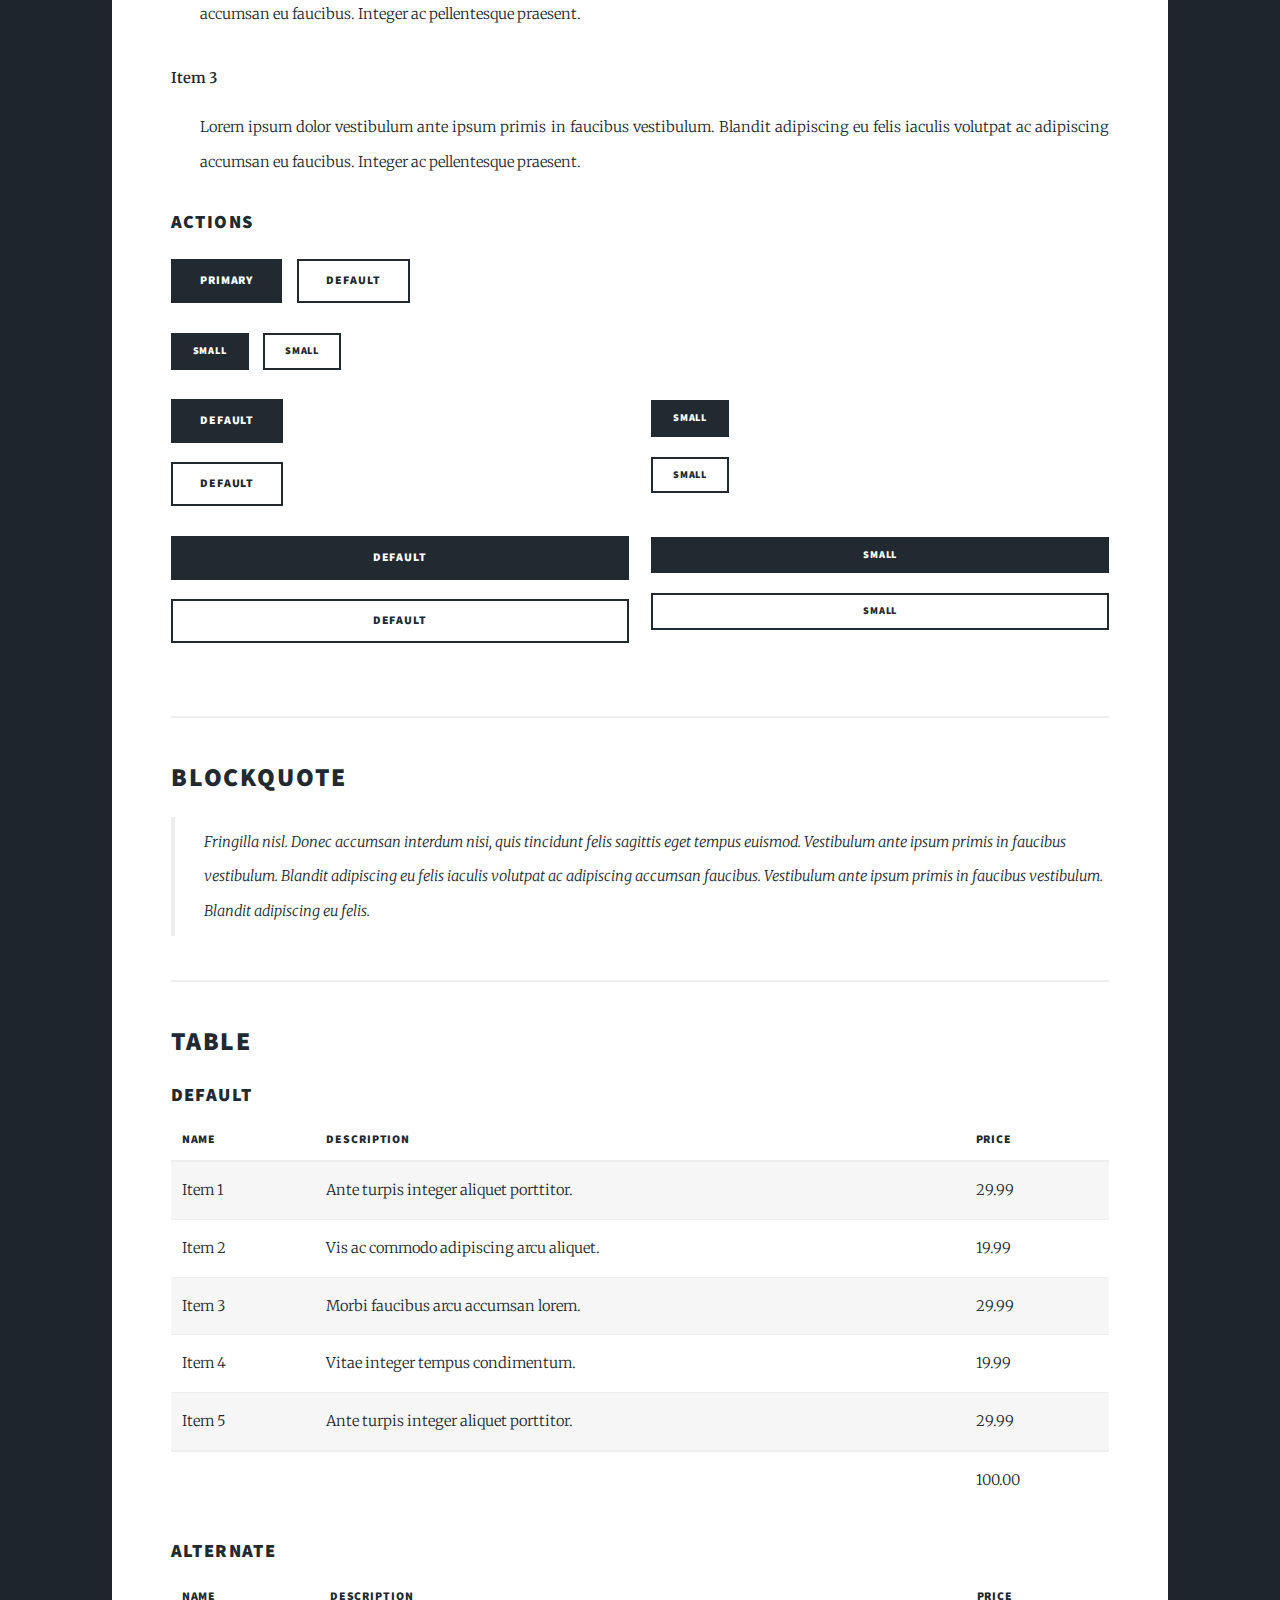
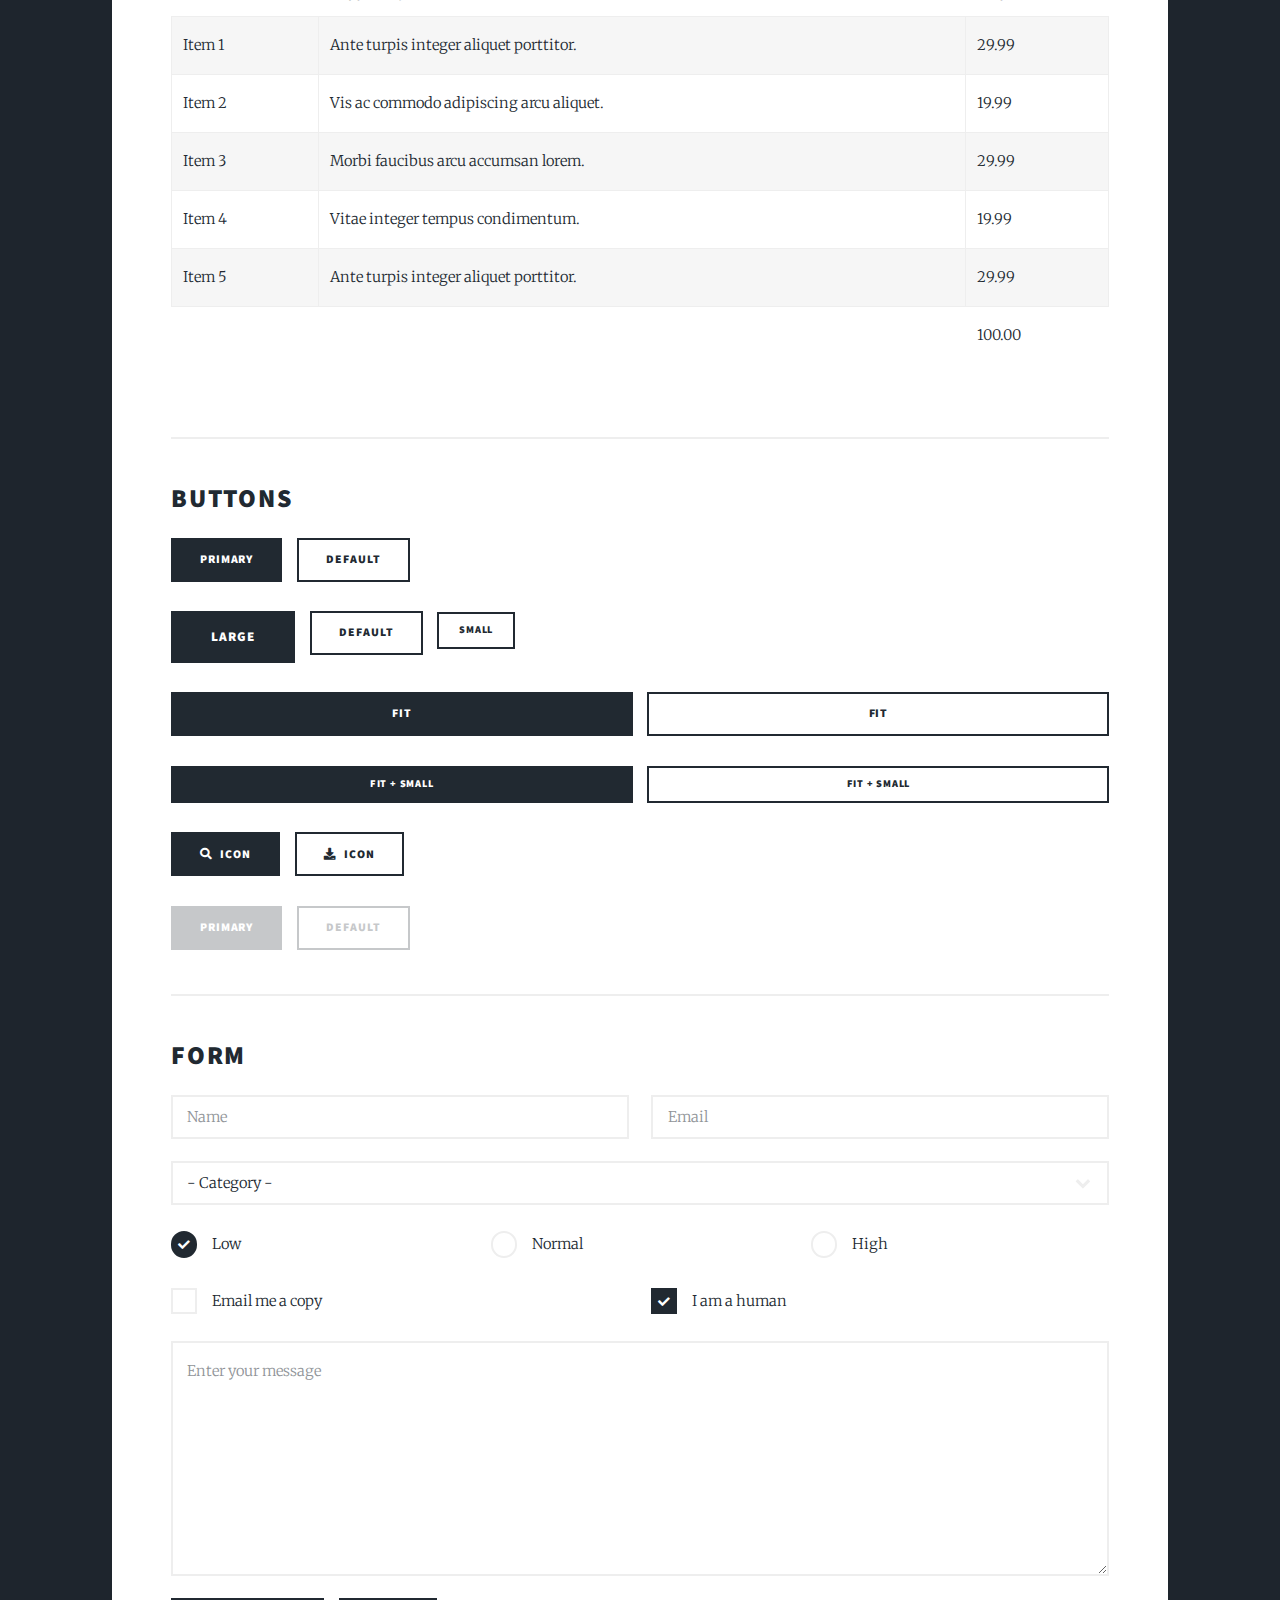
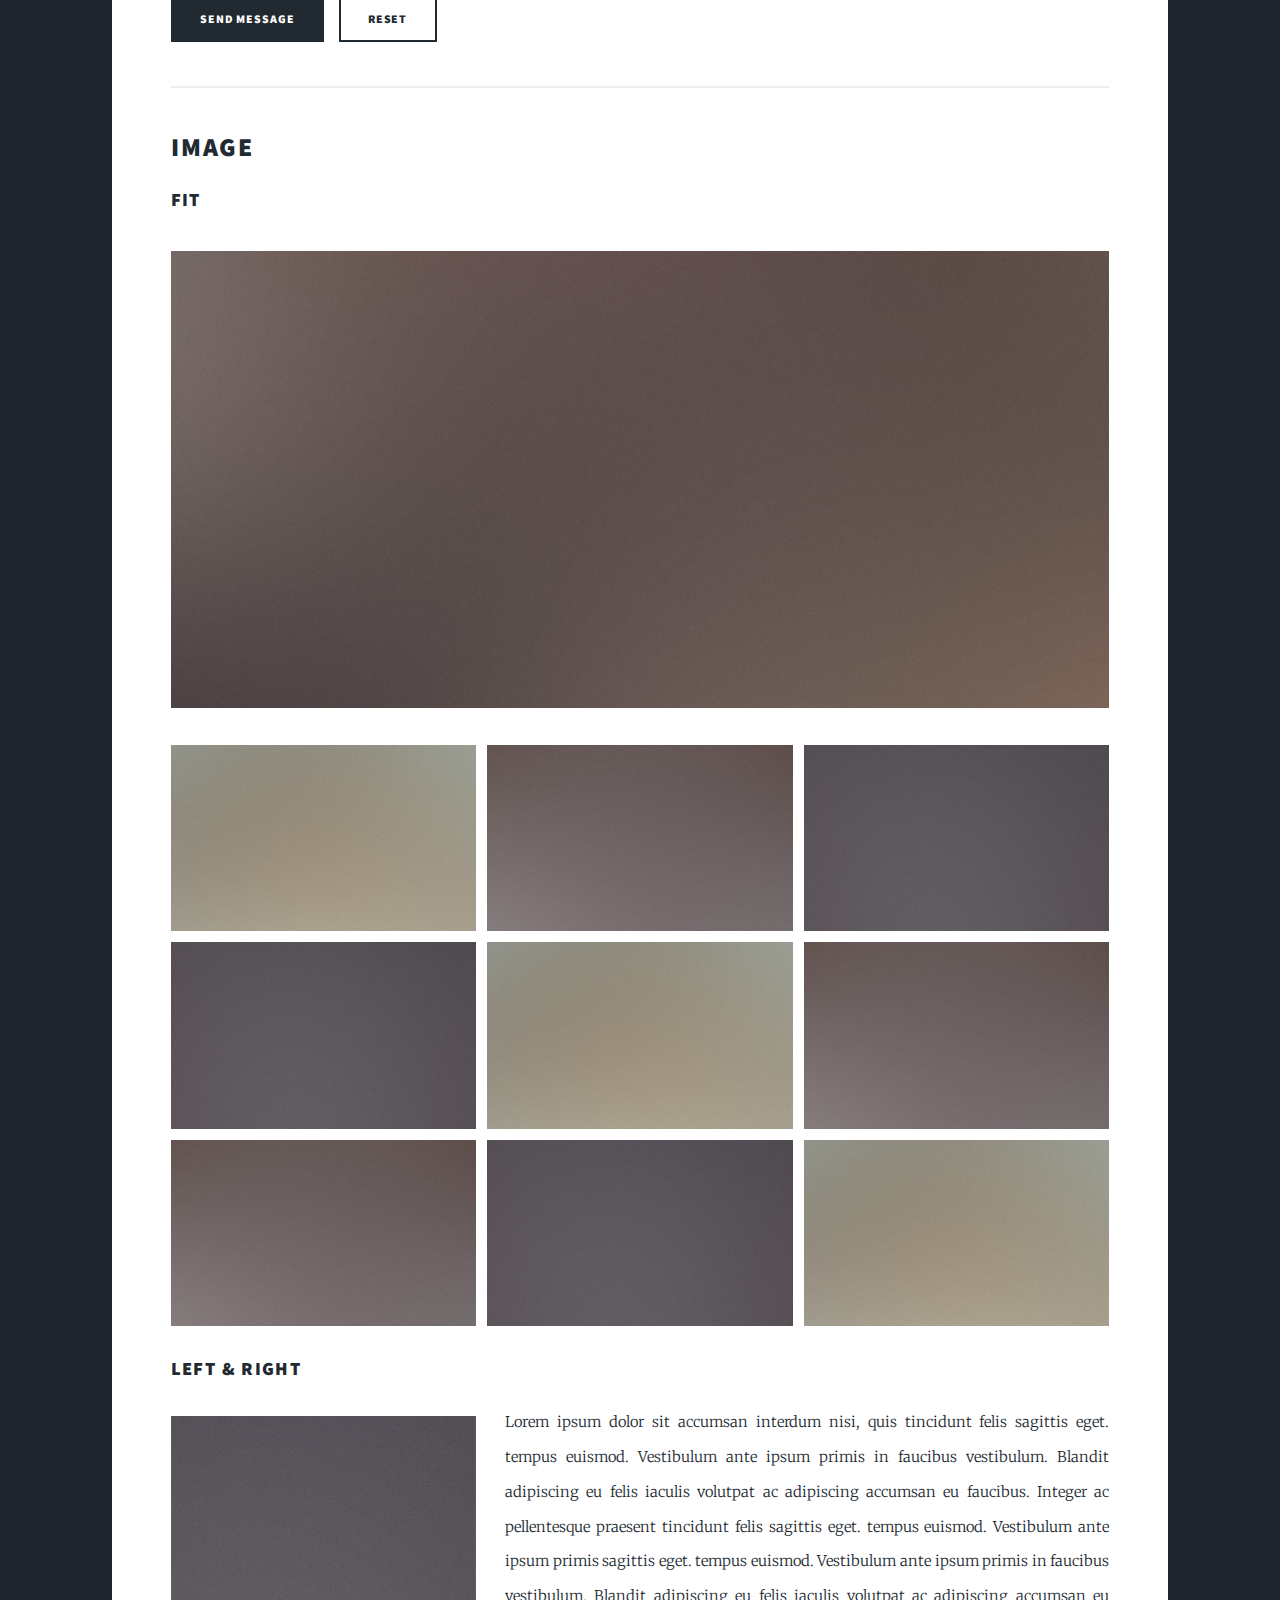
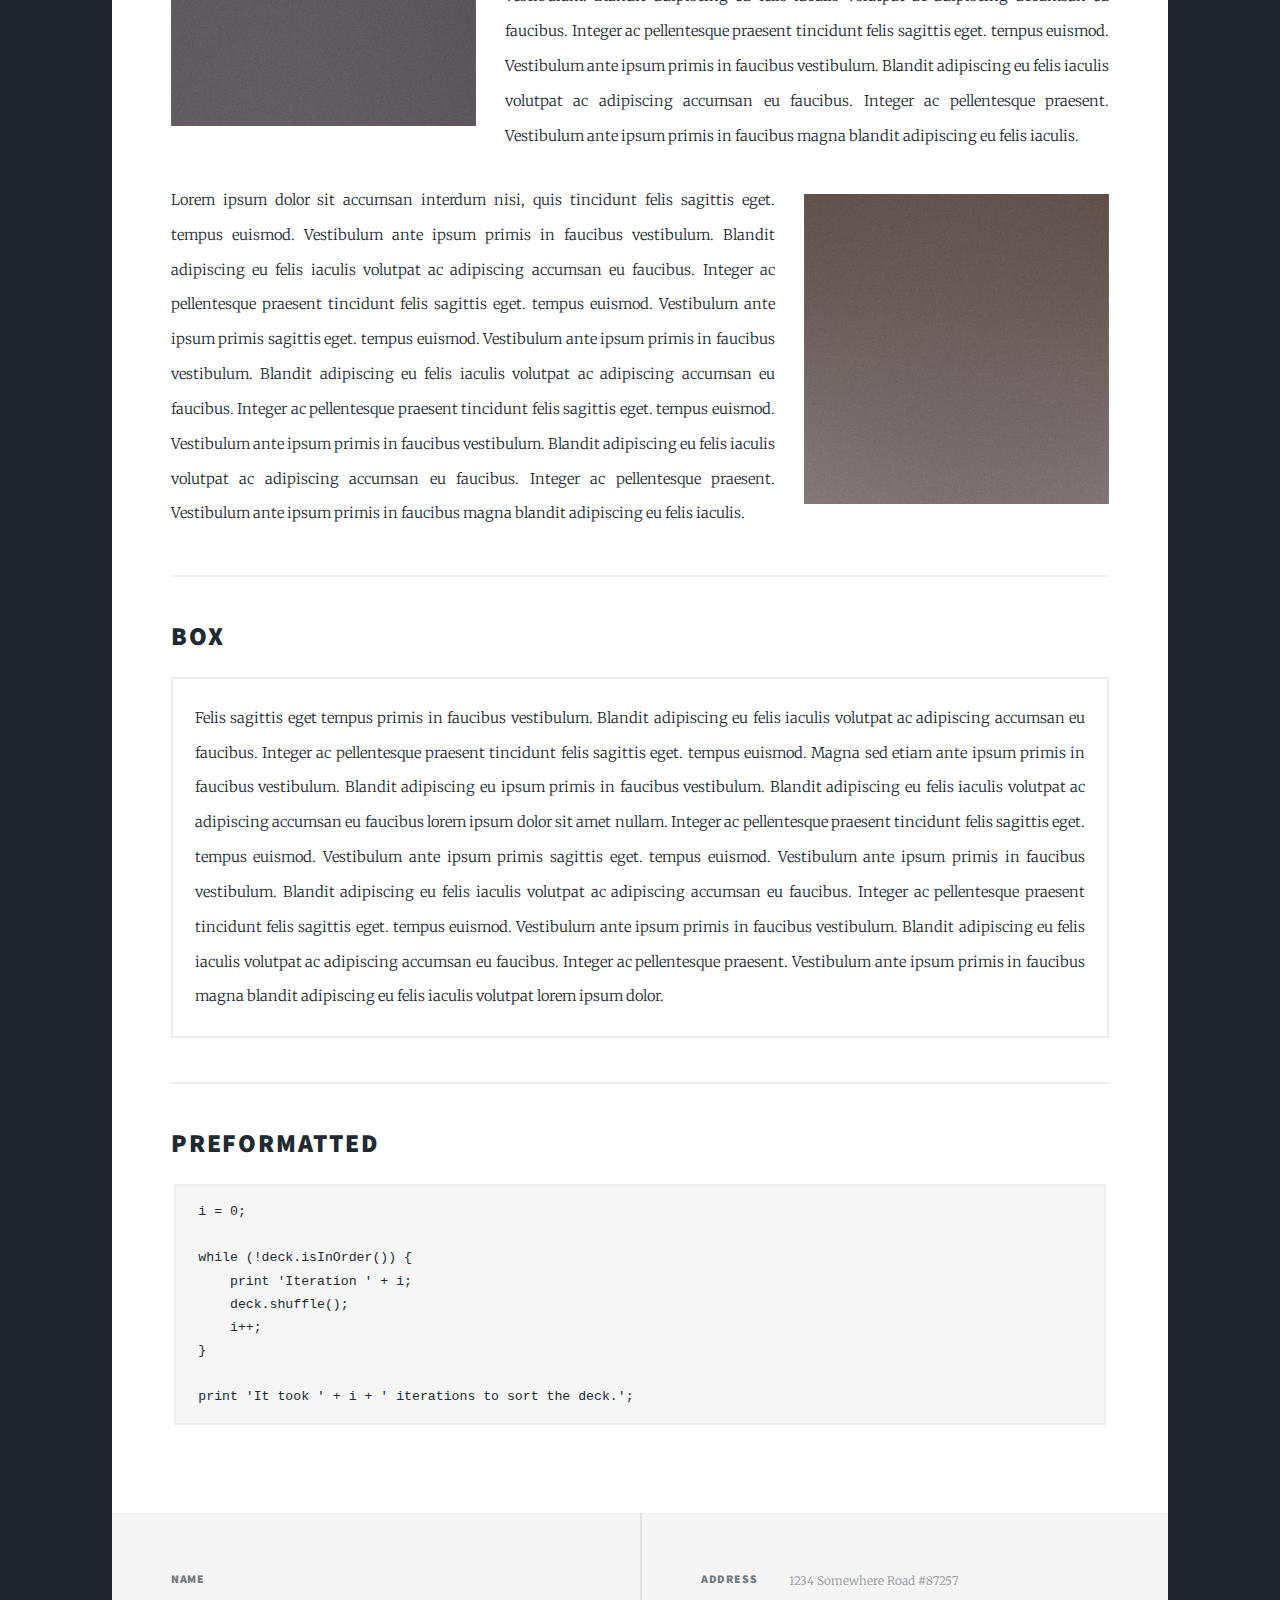
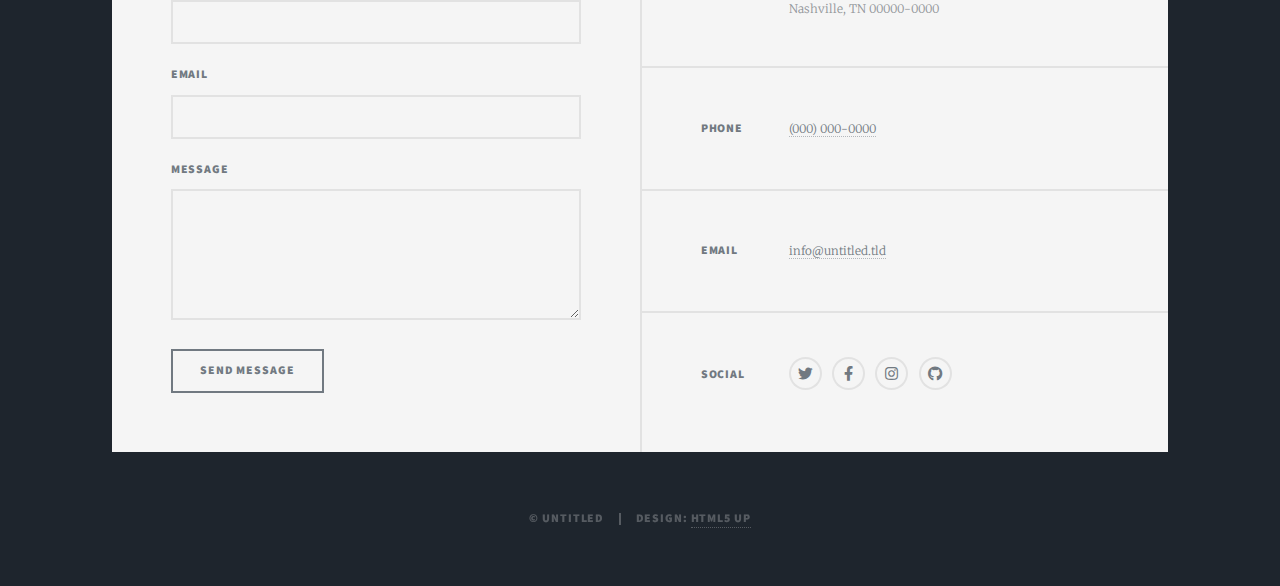
<file: src/kubernetes.html>
<!DOCTYPE HTML>
<!--
	Massively by HTML5 UP
	html5up.net | @ajlkn
	Free for personal and commercial use under the CCA 3.0 license (html5up.net/license)
-->
<html>
	<head>
		<title>Kubernetes</title>
		<meta charset="utf-8" />
		<meta name="viewport" content="width=device-width, initial-scale=1, user-scalable=no" />
		<link rel="stylesheet" href="assets/css/main.css" />
		<link rel="shortcut icon" href="images/favicon.ico" />
		<noscript><link rel="stylesheet" href="assets/css/noscript.css" /></noscript>
	</head>
	<body class="is-preload">

		<!-- Wrapper -->
			<div id="wrapper">

				<!-- Header -->
					<header id="header">
						<a href="index.html" class="logo">Patrick O'Connor</a>
					</header>

				<!-- Nav -->
					<nav id="nav">
						<ul class="links">
							<li><a href="index.html">Patrick Cloud</a></li>
							<li><a href="snowplow.html">Snowplow</a></li>
							<li class="active"><a href="kubernetes.html">Kubernetes</a></li>
							<li><a href="website.html">Website</a></li>
							<li><a href="databricks.html">Databricks</a></li>
							<li><a href="jenkins.html">Jenkins</a></li>
						</ul>
						<ul class="icons">
							<li><a href="https://www.linkedin.com/in/patrick-o-connor-cpa-29103781/" class="icon brands fa-linkedin"><span class="label">Linkedin</span></a></li>
							<li><a href="https://github.com/patrickoconnor80/stock_market" class="icon brands fa-github"><span class="label">GitHub</span></a></li>
						</ul>
					</nav>

				<!-- Main -->
					<div id="main">

						<!-- Post -->
							<section class="post">
								<header class="major">
									<h1>Kubernetes<br />
									Architecture</h1>
								</header>
                                <span class="image fit"><img src="images/patrick-cloud-kubernetes-architecture.svg" alt="" /></span>
								<div class="col-6 col-12-small">
									<h2>Architecture Decisions</h2>
									<ul>
										<li>Secuirty - AWS Certificate Manager was used to encrypt traffice from the client to the Application Load Balancer. A self-signed certificate was used to encrypt traffic from the ALB to the  Istio Gateway Ingress. For all traffic inside the cluster, I used Istio's built-in Mutual TLS between all services.</li>
										<li>Metrics Collecting - Prometheus scrapes metrics from Kubernetes, Grafana, Istio and Itself</li>
										<li>Alerting - Prometheus sends alerts to my Slack for any alerts</li>
										<li>Storage - AWS EBS volumes were attached to Grafana, Prometheus Server and Prometheus Alert Manager</li>
										<li>Credentials - External Secrets was used to retreive Grafana Admin Credentials from AWS Secrets Manager</li>
										<li>Ingress - Root URL had to be changed for Grafana, Prometheus, Kiali and Argo CD to kubernetes.patrick-cloud.com/{service}/</li>
										<ul>
											<li>https://kubernetes.patrick-cloud.com/grafana/ --> Grafana</li>
											<li>https://kubernetes.patrick-cloud.com/prometheus/ --> Prometheus</li>
											<li>https://kubernetes.patrick-cloud.com/kiali/ --> Kiali</li>
											<li>https://kubernetes.patrick-cloud.com/argocd/ --> Argo CD</li>
										</ul>
										<li>Service Accounts - A Cloudwatch service account was attached to the Grafana pod so it could retreive metrics from AWS Cloudwatch</li>
									</ul>
								</div>
								<div class="col-6 col-12-small">
									<h2>Consoles</h2>
									<ul>
										<li><a href="https://kubernetes.patrick-cloud.com/grafana/">Grafana</a> - Open-source platform for data visualization and monitoring.</li>
										<li><a href="https://kubernetes.patrick-cloud.com/kiali/">Kiali</a> - Console for the Istio Service Mesh.</li>
										<li><a href="https://kubernetes.patrick-cloud.com/prometheus/">Prometheus</a> -  Open-source tool that collects metrics from infrastructure and applications and stores them in a time-series database.</li>
										<li><a href="https://kubernetes.patrick-cloud.com/argocd/">Argocd</a> - Declarative continuous delivery tool for Kubernetes</li>
									</ul>
								</div>
								<h2>Services I used</h2>
								<dl>
									<dt><h3>Istio</h3></dt>
									<dd>
										<span class="image fit"><img src="images/istio.png" alt="" /></span>
										<p><a href="https://istio.io/">Istio</a> is an open-source service mesh platform that helps organizations manage, secure, and connect microservices. Here are the reasons why I used it.</p>
										<ul>
											<li>Security capabilities - I used Mutual TLS to secures service-to-service communication for all traffic on the service mesh. Istio provides a key management system to automate key and certificate generation, distribution, and rotation. Also, Istio is compatible with OpenID Connect providers like AuthO and Goolgle Auth so I can incoporate them later if needed</li>
											<li>Observability - I used Kiali for a dashboard to vizualize the pods and services across the service mesh. </li>
											<li>Traffic management - I used the Gateway as an ingress for all incoming traffic into the Kubernetes cluster. Istio’s traffic routing rules let you easily control the flow of traffic and API calls between services. Istio simplifies configuration of service-level properties like circuit breakers, timeouts, and retries, and makes it easy to set up important tasks like A/B testing, canary deployments, and staged rollouts with percentage-based traffic splits.</li>
											<li>More info on the Istio Service Mesh <a href="https://istio.io/latest/about/service-mesh/">here</a></li>
										</ul>
										<h5>Other Solution looked at - Linkerd</h5>
											<p>Istio seemed to be a more all-inclusive and simpler solution. Linkerd did not support Ingresses like Istio did. Istio egress was much simpler with Gateways and Virtual Service objects compared to DNS and Delegation Tables. The big downside I see is that Istio is a much more heavyweight solution.</p>
									</dd>
									<dt><h3>Prometheus and Grafana Stack</h3></dt>
									<dd>
										<span class="image fit"><img src="images/prometheus.png" alt="" /></span>
										<h4>Prometheus</h4>
										<p><a href="https://prometheus.io/">Prometheus</a> is an open-source tool that collects metrics from infrastructure and applications and stores them in a time-series database. Here are the reasons why I used it:</p>
										<ul>
											<li>Alerting - This component evaluates user-defined rules and sends alerts to various channels, including integrations such as email, PagerDuty, and Slack. It offers various functionalities like deduplication, grouping, routing, silencing, and inhibition of alerts.</li>
											<li>Service discovery - This component is used to discover targets automatically and monitor new service instances. Prometheus supports service discovery mechanisms such as Kubernetes service discovery, DNS, and file_sd.</li>
											<li>Realiable metris - This component collects time-series data from exporters or scrapes data from target systems and stores it in a time-series database.</li>
											<li>More info on Prometheus <a href="https://prometheus.io/docs/introduction/overview/">here</a></li>
										</ul>
										<h4>Grafana</h4>
										<p><a href="https://grafana.com/">Grafana</a> is an open-source platform for data visualization and monitoring. Here are the reasons why I used it:</p>
										<ul>
											<li>Database support - Grafana supports a wide range of databases. Some Databases I am using are Prometheus, AWS Cloudwatch and Postgres.</li>
											<li>Monitoring - Grafana can help users troubleshoot any IoT device issue including kubernetes cluster issues like pods or nodes.</li>
											<li>Ease of use - Grafana has a long list of pre-made dashboards that can easily be imported from the most commmon data sources.</li>
											<li>More info on Grafana <a href="https://grafana.com/docs/grafana-cloud/introduction/">here</a></li>
										</ul>
										<h5>Other Solution: Elastic Stack</h5>
										<p>With this proejct, my focus isn't on analyzing logs but analyzing metrics and visualizing real-monitoirng so Prometheus and Grafana Stack was the easy choice.</p>
									</dd>
									<dt>Argo CD</dt>
									<dd>
										<span class="image fit"><img src="images/argocd.png" alt="" /></span>
										<p><a href="https://argo-cd.readthedocs.io/en/stable/">Argo CD</a> declarative, GitOps continuous delivery tool for Kubernetes. 3 Reasons why I used it: </p>
										<ul>
											<li>Easy Roll Back - ArgoCD pulls any changes and applies that to the cluster. If something breaks or a new application version fails to start, you can reverse to the previous working state in the git history.</li>
											<li>User Interface - ArgoCD has a convenient web-based UI that simplifies working with the tool.</li>
											<li>Dynamic - You can use any declarative configuration tool from YAML, Helm charts, Kustomize etc.</li>
											<li>More info on Grafana <a href="https://argo-cd.readthedocs.io/en/stable/">here</a></li>
										</ul>
										<h5>Other Solution: Flux</h5>
										<p>Argo CD having an easy to use UI was a big advantage vs. no UI with Flux.</p>
									</dd>
									<dt>Other Considerations</dt>
									<dd>
										<h4>AWS ALB managed by Terrafrom vs. <a href="https://kubernetes-sigs.github.io/aws-load-balancer-controller/v2.7/">AWS Load Balancer Controller</a> managed by kubernetes</h4>
										<ul>
											<li>Can use the ALB as the center point to all my services(EKS + EC2)</li>
											<li>Customize the ALB for security(least privilege)</li>
											<li>Downside is I have to figure out the exposed port by Istio Gateway and cofigure it with the ALB and security groups</li>
										</ul>
										<h4><a href="https://external-secrets.io/latest/">External Secrets</a> vs. <a href="https://secrets-store-csi-driver.sigs.k8s.io/">AWS Secrets Store CSI Driver</a> managed by kubernetes</h4>
										<ul>
											<li>AWS CSI driver was limited to injecting secrets into pods, I wanted to inject secrets into manifest files</li>
											<li>External Secrets stored the secret in the Kubernetes Secrets resource making it very accessible</li>
										</ul>
									</dd>
								</dl>

								<!-- Text stuff -->
									<h2>Text</h2>
									<p>This is <b>bold</b> and this is <strong>strong</strong>. This is <i>italic</i> and this is <em>emphasized</em>.
									This is <sup>superscript</sup> text and this is <sub>subscript</sub> text.
									This is <u>underlined</u> and this is code: <code>for (;;) { ... }</code>.
									Finally, this is a <a href="#">link</a>.</p>
									<hr />
									<h2>Heading Level 2</h2>
									<h3>Heading Level 3</h3>
									<h4>Heading Level 4</h4>
									<h5>Heading Level 5</h5>
									<h6>Heading Level 6</h6>
									<hr />
									<header>
										<h2>Heading with a Subtitle</h2>
										<p>Lorem ipsum dolor sit amet nullam id egestas urna aliquam</p>
									</header>
									<p>Nunc lacinia ante nunc ac lobortis. Interdum adipiscing gravida odio porttitor sem non mi integer non faucibus ornare mi ut ante amet placerat aliquet. Volutpat eu sed ante lacinia sapien lorem accumsan varius montes viverra nibh in adipiscing blandit tempus accumsan.</p>
									<header>
										<h3>Heading with a Subtitle</h3>
										<p>Lorem ipsum dolor sit amet nullam id egestas urna aliquam</p>
									</header>
									<p>Nunc lacinia ante nunc ac lobortis. Interdum adipiscing gravida odio porttitor sem non mi integer non faucibus ornare mi ut ante amet placerat aliquet. Volutpat eu sed ante lacinia sapien lorem accumsan varius montes viverra nibh in adipiscing blandit tempus accumsan.</p>
									<header>
										<h4>Heading with a Subtitle</h4>
										<p>Lorem ipsum dolor sit amet nullam id egestas urna aliquam</p>
									</header>
									<p>Nunc lacinia ante nunc ac lobortis. Interdum adipiscing gravida odio porttitor sem non mi integer non faucibus ornare mi ut ante amet placerat aliquet. Volutpat eu sed ante lacinia sapien lorem accumsan varius montes viverra nibh in adipiscing blandit tempus accumsan.</p>

									<hr />

								<!-- Lists -->
									<h2>Lists</h2>
									<div class="row">
										<div class="col-6 col-12-small">

											<h3>Unordered</h3>
											<ul>
												<li>Dolor pulvinar etiam.</li>
												<li>Sagittis lorem eleifend.</li>
												<li>Felis feugiat dolore viverra.</li>
												<li>Dolor pulvinar etiam.</li>
											</ul>

											<h3>Alternate</h3>
											<ul class="alt">
												<li>Dolor pulvinar etiam etiam.</li>
												<li>Sagittis adipiscing eleifend.</li>
												<li>Felis enim dolore viverra.</li>
												<li>Dolor pulvinar etiam etiam.</li>
											</ul>

										</div>
										<div class="col-6 col-12-small">

											<h3>Ordered</h3>
											<ol>
												<li>Dolor pulvinar etiam.</li>
												<li>Etiam vel felis at viverra.</li>
												<li>Felis enim feugiat magna.</li>
												<li>Etiam vel felis nullam.</li>
												<li>Felis enim et tempus.</li>
											</ol>

											<h3>Icons</h3>
											<ul class="icons">
												<li><a href="#" class="icon brands fa-twitter"><span class="label">Twitter</span></a></li>
												<li><a href="#" class="icon brands fa-facebook-f"><span class="label">Facebook</span></a></li>
												<li><a href="#" class="icon brands fa-instagram"><span class="label">Instagram</span></a></li>
												<li><a href="#" class="icon brands fa-github"><span class="label">Github</span></a></li>
												<li><a href="#" class="icon brands fa-dribbble"><span class="label">Dribbble</span></a></li>
											</ul>
											<ul class="icons alt">
												<li><a href="#" class="icon brands alt fa-twitter"><span class="label">Twitter</span></a></li>
												<li><a href="#" class="icon brands alt fa-facebook-f"><span class="label">Facebook</span></a></li>
												<li><a href="#" class="icon brands alt fa-instagram"><span class="label">Instagram</span></a></li>
												<li><a href="#" class="icon brands alt fa-github"><span class="label">Github</span></a></li>
												<li><a href="#" class="icon brands alt fa-dribbble"><span class="label">Dribbble</span></a></li>
											</ul>

										</div>
									</div>
									<h3>Definition</h3>
									<dl>
										<dt>Item 1</dt>
										<dd>
											<p>Lorem ipsum dolor vestibulum ante ipsum primis in faucibus vestibulum. Blandit adipiscing eu felis iaculis volutpat ac adipiscing accumsan eu faucibus. Integer ac pellentesque praesent.</p>
										</dd>
										<dt>Item 2</dt>
										<dd>
											<p>Lorem ipsum dolor vestibulum ante ipsum primis in faucibus vestibulum. Blandit adipiscing eu felis iaculis volutpat ac adipiscing accumsan eu faucibus. Integer ac pellentesque praesent.</p>
										</dd>
										<dt>Item 3</dt>
										<dd>
											<p>Lorem ipsum dolor vestibulum ante ipsum primis in faucibus vestibulum. Blandit adipiscing eu felis iaculis volutpat ac adipiscing accumsan eu faucibus. Integer ac pellentesque praesent.</p>
										</dd>
									</dl>

									<h3>Actions</h3>
									<ul class="actions">
										<li><a href="#" class="button primary">Primary</a></li>
										<li><a href="#" class="button">Default</a></li>
									</ul>
									<ul class="actions small">
										<li><a href="#" class="button primary small">Small</a></li>
										<li><a href="#" class="button small">Small</a></li>
									</ul>
									<div class="row">
										<div class="col-6 col-12-small">
											<ul class="actions stacked">
												<li><a href="#" class="button primary">Default</a></li>
												<li><a href="#" class="button">Default</a></li>
											</ul>
										</div>
										<div class="col-6 col-12-small">
											<ul class="actions stacked">
												<li><a href="#" class="button primary small">Small</a></li>
												<li><a href="#" class="button small">Small</a></li>
											</ul>
										</div>
									</div>
									<div class="row">
										<div class="col-6 col-12-small">
											<ul class="actions stacked">
												<li><a href="#" class="button primary fit">Default</a></li>
												<li><a href="#" class="button fit">Default</a></li>
											</ul>
										</div>
										<div class="col-6 col-12-small">
											<ul class="actions stacked">
												<li><a href="#" class="button primary small fit">Small</a></li>
												<li><a href="#" class="button small fit">Small</a></li>
											</ul>
										</div>
									</div>

									<hr />

								<!-- Blockquote -->
									<h2>Blockquote</h2>
									<blockquote>Fringilla nisl. Donec accumsan interdum nisi, quis tincidunt felis sagittis eget tempus euismod. Vestibulum ante ipsum primis in faucibus vestibulum. Blandit adipiscing eu felis iaculis volutpat ac adipiscing accumsan faucibus. Vestibulum ante ipsum primis in faucibus vestibulum. Blandit adipiscing eu felis.</blockquote>

									<hr />

								<!-- Table -->
									<h2>Table</h2>

									<h3>Default</h3>
									<div class="table-wrapper">
										<table>
											<thead>
												<tr>
													<th>Name</th>
													<th>Description</th>
													<th>Price</th>
												</tr>
											</thead>
											<tbody>
												<tr>
													<td>Item 1</td>
													<td>Ante turpis integer aliquet porttitor.</td>
													<td>29.99</td>
												</tr>
												<tr>
													<td>Item 2</td>
													<td>Vis ac commodo adipiscing arcu aliquet.</td>
													<td>19.99</td>
												</tr>
												<tr>
													<td>Item 3</td>
													<td> Morbi faucibus arcu accumsan lorem.</td>
													<td>29.99</td>
												</tr>
												<tr>
													<td>Item 4</td>
													<td>Vitae integer tempus condimentum.</td>
													<td>19.99</td>
												</tr>
												<tr>
													<td>Item 5</td>
													<td>Ante turpis integer aliquet porttitor.</td>
													<td>29.99</td>
												</tr>
											</tbody>
											<tfoot>
												<tr>
													<td colspan="2"></td>
													<td>100.00</td>
												</tr>
											</tfoot>
										</table>
									</div>

									<h3>Alternate</h3>
									<div class="table-wrapper">
										<table class="alt">
											<thead>
												<tr>
													<th>Name</th>
													<th>Description</th>
													<th>Price</th>
												</tr>
											</thead>
											<tbody>
												<tr>
													<td>Item 1</td>
													<td>Ante turpis integer aliquet porttitor.</td>
													<td>29.99</td>
												</tr>
												<tr>
													<td>Item 2</td>
													<td>Vis ac commodo adipiscing arcu aliquet.</td>
													<td>19.99</td>
												</tr>
												<tr>
													<td>Item 3</td>
													<td> Morbi faucibus arcu accumsan lorem.</td>
													<td>29.99</td>
												</tr>
												<tr>
													<td>Item 4</td>
													<td>Vitae integer tempus condimentum.</td>
													<td>19.99</td>
												</tr>
												<tr>
													<td>Item 5</td>
													<td>Ante turpis integer aliquet porttitor.</td>
													<td>29.99</td>
												</tr>
											</tbody>
											<tfoot>
												<tr>
													<td colspan="2"></td>
													<td>100.00</td>
												</tr>
											</tfoot>
										</table>
									</div>

									<hr />

								<!-- Buttons -->
									<h2>Buttons</h2>
									<ul class="actions">
										<li><a href="#" class="button primary">Primary</a></li>
										<li><a href="#" class="button">Default</a></li>
									</ul>
									<ul class="actions">
										<li><a href="#" class="button primary large">Large</a></li>
										<li><a href="#" class="button">Default</a></li>
										<li><a href="#" class="button small">Small</a></li>
									</ul>
									<ul class="actions fit">
										<li><a href="#" class="button primary fit">Fit</a></li>
										<li><a href="#" class="button fit">Fit</a></li>
									</ul>
									<ul class="actions fit small">
										<li><a href="#" class="button primary fit small">Fit + Small</a></li>
										<li><a href="#" class="button fit small">Fit + Small</a></li>
									</ul>
									<ul class="actions">
										<li><a href="#" class="button primary icon solid fa-search">Icon</a></li>
										<li><a href="#" class="button icon solid fa-download">Icon</a></li>
									</ul>
									<ul class="actions">
										<li><span class="button primary disabled">Primary</span></li>
										<li><span class="button disabled">Default</span></li>
									</ul>

									<hr />

								<!-- Form -->
									<h2>Form</h2>

									<form method="post" action="#">
										<div class="row gtr-uniform">
											<div class="col-6 col-12-xsmall">
												<input type="text" name="demo-name" id="demo-name" value="" placeholder="Name" />
											</div>
											<div class="col-6 col-12-xsmall">
												<input type="email" name="demo-email" id="demo-email" value="" placeholder="Email" />
											</div>
											<!-- Break -->
											<div class="col-12">
												<select name="demo-category" id="demo-category">
													<option value="">- Category -</option>
													<option value="1">Manufacturing</option>
													<option value="1">Shipping</option>
													<option value="1">Administration</option>
													<option value="1">Human Resources</option>
												</select>
											</div>
											<!-- Break -->
											<div class="col-4 col-12-small">
												<input type="radio" id="demo-priority-low" name="demo-priority" checked>
												<label for="demo-priority-low">Low</label>
											</div>
											<div class="col-4 col-12-small">
												<input type="radio" id="demo-priority-normal" name="demo-priority">
												<label for="demo-priority-normal">Normal</label>
											</div>
											<div class="col-4 col-12-small">
												<input type="radio" id="demo-priority-high" name="demo-priority">
												<label for="demo-priority-high">High</label>
											</div>
											<!-- Break -->
											<div class="col-6 col-12-small">
												<input type="checkbox" id="demo-copy" name="demo-copy">
												<label for="demo-copy">Email me a copy</label>
											</div>
											<div class="col-6 col-12-small">
												<input type="checkbox" id="demo-human" name="demo-human" checked>
												<label for="demo-human">I am a human</label>
											</div>
											<!-- Break -->
											<div class="col-12">
												<textarea name="demo-message" id="demo-message" placeholder="Enter your message" rows="6"></textarea>
											</div>
											<!-- Break -->
											<div class="col-12">
												<ul class="actions">
													<li><input type="submit" value="Send Message" class="primary" /></li>
													<li><input type="reset" value="Reset" /></li>
												</ul>
											</div>
										</div>
									</form>

									<hr />

								<!-- Image -->
									<h2>Image</h2>

									<h3>Fit</h3>
									<span class="image fit"><img src="images/pic01.jpg" alt="" /></span>
									<div class="box alt">
										<div class="row gtr-50 gtr-uniform">
											<div class="col-4"><span class="image fit"><img src="images/pic02.jpg" alt="" /></span></div>
											<div class="col-4"><span class="image fit"><img src="images/pic03.jpg" alt="" /></span></div>
											<div class="col-4"><span class="image fit"><img src="images/pic04.jpg" alt="" /></span></div>
											<!-- Break -->
											<div class="col-4"><span class="image fit"><img src="images/pic04.jpg" alt="" /></span></div>
											<div class="col-4"><span class="image fit"><img src="images/pic02.jpg" alt="" /></span></div>
											<div class="col-4"><span class="image fit"><img src="images/pic03.jpg" alt="" /></span></div>
											<!-- Break -->
											<div class="col-4"><span class="image fit"><img src="images/pic03.jpg" alt="" /></span></div>
											<div class="col-4"><span class="image fit"><img src="images/pic04.jpg" alt="" /></span></div>
											<div class="col-4"><span class="image fit"><img src="images/pic02.jpg" alt="" /></span></div>
										</div>
									</div>

									<h3>Left &amp; Right</h3>
									<p><span class="image left"><img src="images/pic08.jpg" alt="" /></span>Lorem ipsum dolor sit accumsan interdum nisi, quis tincidunt felis sagittis eget. tempus euismod. Vestibulum ante ipsum primis in faucibus vestibulum. Blandit adipiscing eu felis iaculis volutpat ac adipiscing accumsan eu faucibus. Integer ac pellentesque praesent tincidunt felis sagittis eget. tempus euismod. Vestibulum ante ipsum primis sagittis eget. tempus euismod. Vestibulum ante ipsum primis in faucibus vestibulum. Blandit adipiscing eu felis iaculis volutpat ac adipiscing accumsan eu faucibus. Integer ac pellentesque praesent tincidunt felis sagittis eget. tempus euismod. Vestibulum ante ipsum primis in faucibus vestibulum. Blandit adipiscing eu felis iaculis volutpat ac adipiscing accumsan eu faucibus. Integer ac pellentesque praesent. Vestibulum ante ipsum primis in faucibus magna blandit adipiscing eu felis iaculis.</p>
									<p><span class="image right"><img src="images/pic09.jpg" alt="" /></span>Lorem ipsum dolor sit accumsan interdum nisi, quis tincidunt felis sagittis eget. tempus euismod. Vestibulum ante ipsum primis in faucibus vestibulum. Blandit adipiscing eu felis iaculis volutpat ac adipiscing accumsan eu faucibus. Integer ac pellentesque praesent tincidunt felis sagittis eget. tempus euismod. Vestibulum ante ipsum primis sagittis eget. tempus euismod. Vestibulum ante ipsum primis in faucibus vestibulum. Blandit adipiscing eu felis iaculis volutpat ac adipiscing accumsan eu faucibus. Integer ac pellentesque praesent tincidunt felis sagittis eget. tempus euismod. Vestibulum ante ipsum primis in faucibus vestibulum. Blandit adipiscing eu felis iaculis volutpat ac adipiscing accumsan eu faucibus. Integer ac pellentesque praesent. Vestibulum ante ipsum primis in faucibus magna blandit adipiscing eu felis iaculis.</p>

									<hr />

								<!-- Box -->
									<h2>Box</h2>
									<div class="box">
										<p>Felis sagittis eget tempus primis in faucibus vestibulum. Blandit adipiscing eu felis iaculis volutpat ac adipiscing accumsan eu faucibus. Integer ac pellentesque praesent tincidunt felis sagittis eget. tempus euismod. Magna sed etiam ante ipsum primis in faucibus vestibulum. Blandit adipiscing eu ipsum primis in faucibus vestibulum. Blandit adipiscing eu felis iaculis volutpat ac adipiscing accumsan eu faucibus lorem ipsum dolor sit amet nullam. Integer ac pellentesque praesent tincidunt felis sagittis eget. tempus euismod. Vestibulum ante ipsum primis sagittis eget. tempus euismod. Vestibulum ante ipsum primis in faucibus vestibulum. Blandit adipiscing eu felis iaculis volutpat ac adipiscing accumsan eu faucibus. Integer ac pellentesque praesent tincidunt felis sagittis eget. tempus euismod. Vestibulum ante ipsum primis in faucibus vestibulum. Blandit adipiscing eu felis iaculis volutpat ac adipiscing accumsan eu faucibus. Integer ac pellentesque praesent. Vestibulum ante ipsum primis in faucibus magna blandit adipiscing eu felis iaculis volutpat lorem ipsum dolor.</p>
									</div>

									<hr />

								<!-- Preformatted Code -->
									<h2>Preformatted</h2>
									<pre><code>i = 0;

while (!deck.isInOrder()) {
    print 'Iteration ' + i;
    deck.shuffle();
    i++;
}

print 'It took ' + i + ' iterations to sort the deck.';
</code></pre>

							</section>

					</div>

				<!-- Footer -->
					<footer id="footer">
						<section>
							<form method="post" action="#">
								<div class="fields">
									<div class="field">
										<label for="name">Name</label>
										<input type="text" name="name" id="name" />
									</div>
									<div class="field">
										<label for="email">Email</label>
										<input type="text" name="email" id="email" />
									</div>
									<div class="field">
										<label for="message">Message</label>
										<textarea name="message" id="message" rows="3"></textarea>
									</div>
								</div>
								<ul class="actions">
									<li><input type="submit" value="Send Message" /></li>
								</ul>
							</form>
						</section>
						<section class="split contact">
							<section class="alt">
								<h3>Address</h3>
								<p>1234 Somewhere Road #87257<br />
								Nashville, TN 00000-0000</p>
							</section>
							<section>
								<h3>Phone</h3>
								<p><a href="#">(000) 000-0000</a></p>
							</section>
							<section>
								<h3>Email</h3>
								<p><a href="#">info@untitled.tld</a></p>
							</section>
							<section>
								<h3>Social</h3>
								<ul class="icons alt">
									<li><a href="#" class="icon brands alt fa-twitter"><span class="label">Twitter</span></a></li>
									<li><a href="#" class="icon brands alt fa-facebook-f"><span class="label">Facebook</span></a></li>
									<li><a href="#" class="icon brands alt fa-instagram"><span class="label">Instagram</span></a></li>
									<li><a href="#" class="icon brands alt fa-github"><span class="label">GitHub</span></a></li>
								</ul>
							</section>
						</section>
					</footer>

				<!-- Copyright -->
					<div id="copyright">
						<ul><li>&copy; Untitled</li><li>Design: <a href="https://html5up.net">HTML5 UP</a></li></ul>
					</div>

			</div>

		<!-- Scripts -->
			<script src="assets/js/jquery.min.js"></script>
			<script src="assets/js/jquery.scrollex.min.js"></script>
			<script src="assets/js/jquery.scrolly.min.js"></script>
			<script src="assets/js/browser.min.js"></script>
			<script src="assets/js/breakpoints.min.js"></script>
			<script src="assets/js/util.js"></script>
			<script src="assets/js/main.js"></script>
			<script src="assets/js/snowplow_init.js"></script>
			<script src="assets/js/snowplow_trakcer.js"></script>

	</body>
</html>
</file>
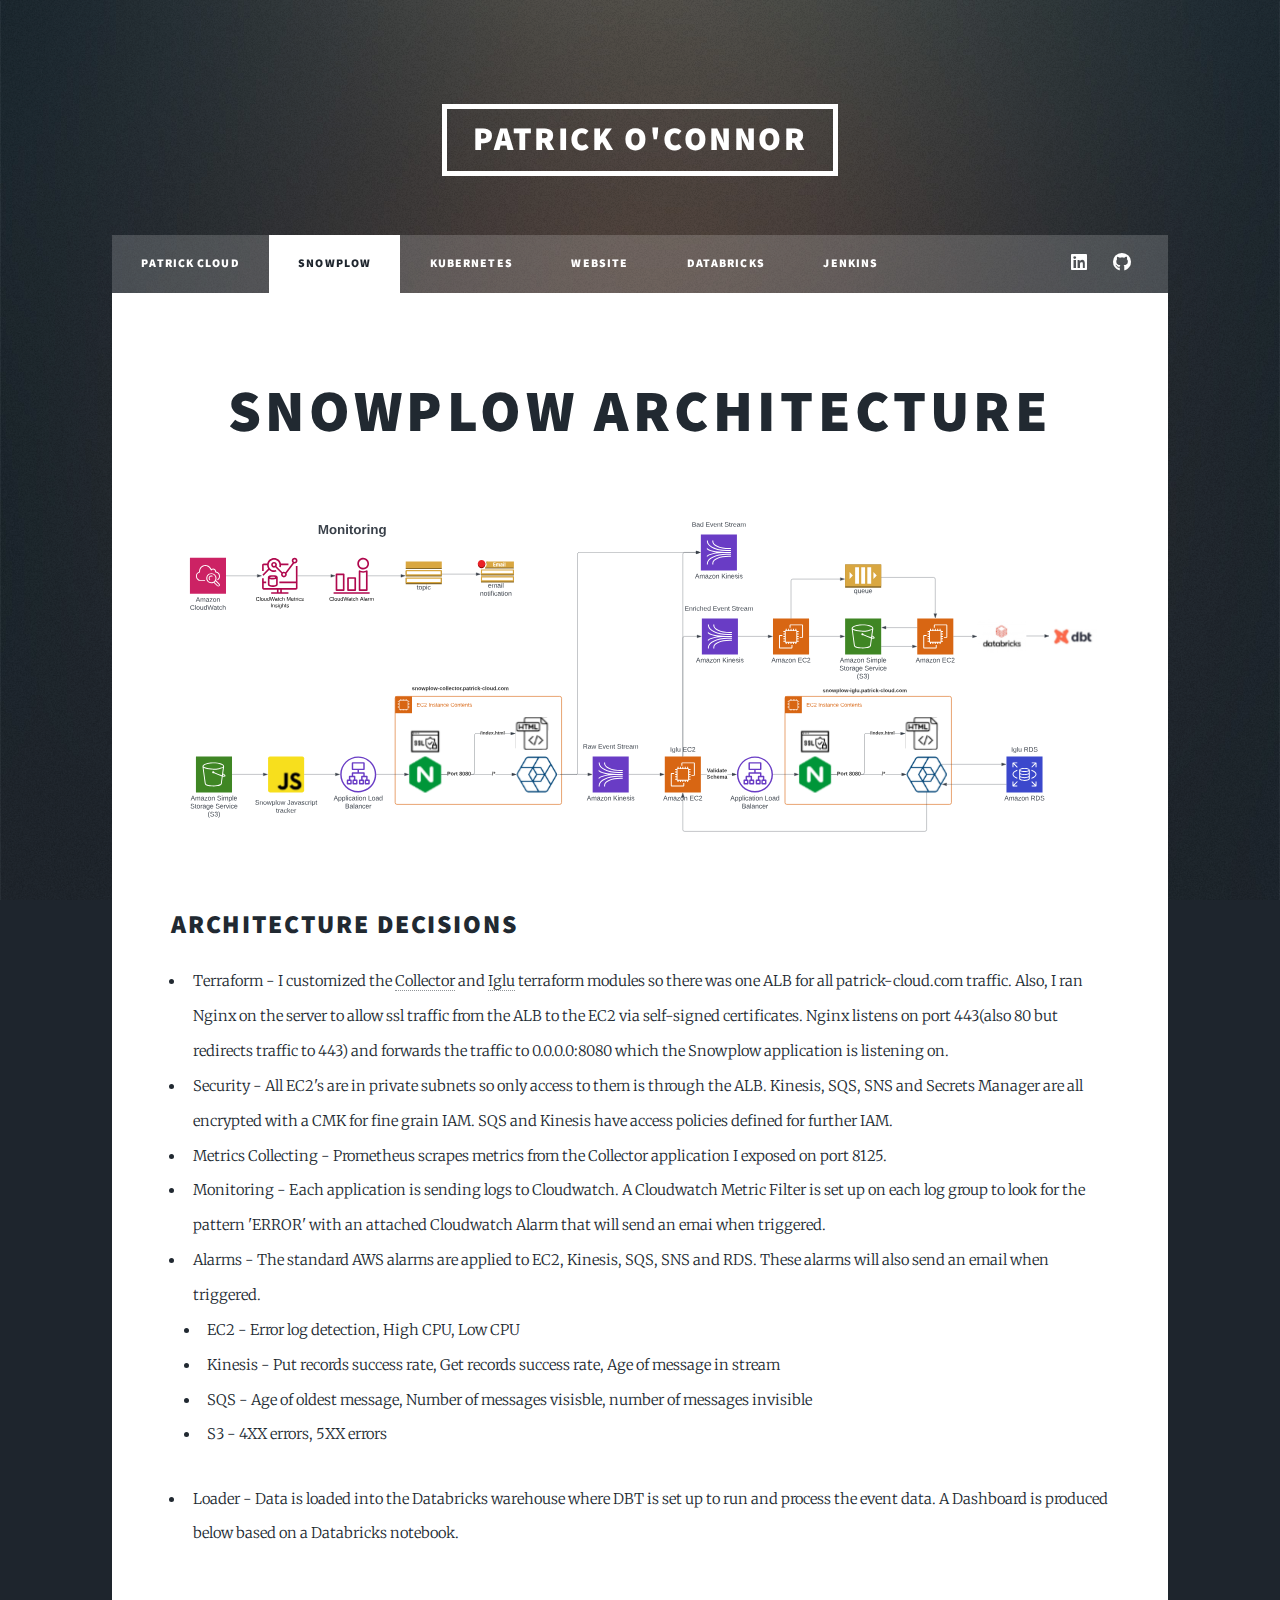
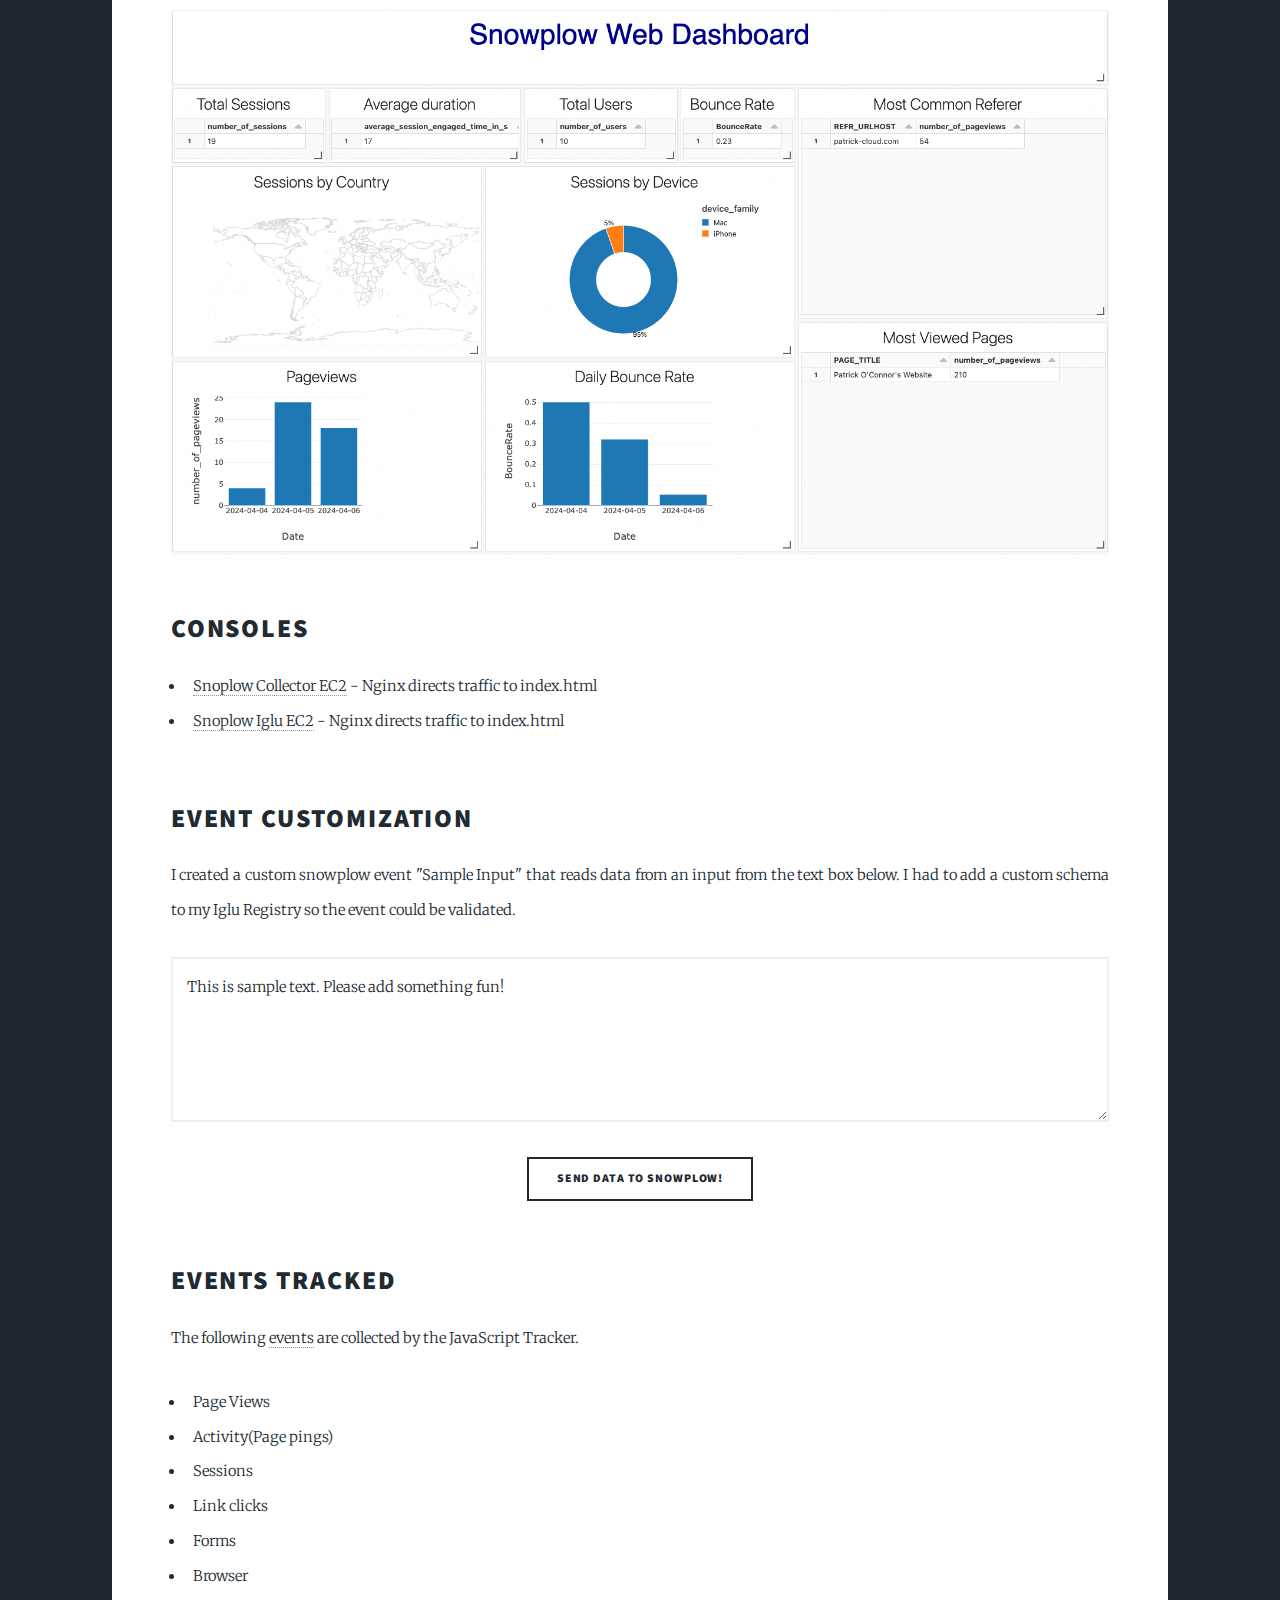
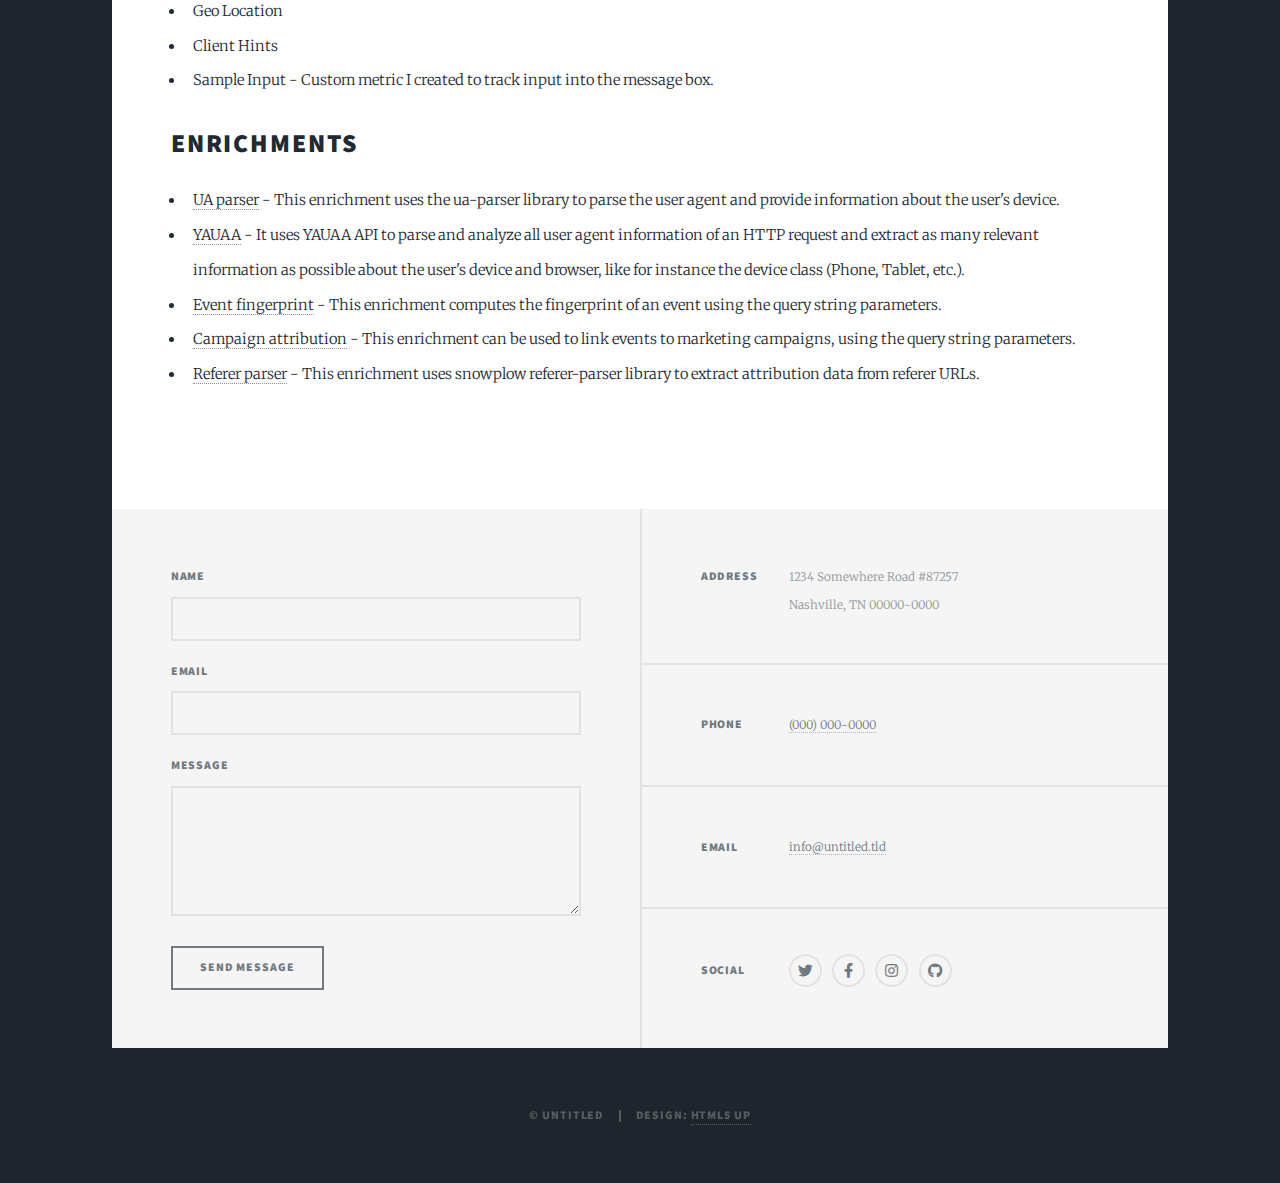
<file: src/snowplow.html>
<!DOCTYPE HTML>
<!--
	Massively by HTML5 UP
	html5up.net | @ajlkn
	Free for personal and commercial use under the CCA 3.0 license (html5up.net/license)
-->
<html>
	<head>
		<title>Snowplow</title>
		<meta charset="utf-8" />
		<meta name="viewport" content="width=device-width, initial-scale=1, user-scalable=no" />
		<link rel="stylesheet" href="assets/css/main.css" />
		<link rel="shortcut icon" href="images/favicon.ico" />
		<noscript><link rel="stylesheet" href="assets/css/noscript.css" /></noscript>
	</head>
	<body class="is-preload">

		<!-- Wrapper -->
			<div id="wrapper">

				<!-- Header -->
					<header id="header">
						<a href="index.html" class="logo">Patrick O'Connor</a>
					</header>

				<!-- Nav -->
					<nav id="nav">
						<ul class="links">
							<li><a href="index.html">Patrick Cloud</a></li>
							<li class="active"><a href="snowplow.html">Snowplow</a></li>
							<li><a href="kubernetes.html">Kubernetes</a></li>
							<li><a href="website.html">Website</a></li>
							<li><a href="databricks.html">Databricks</a></li>
							<li><a href="jenkins.html">Jenkins</a></li>
						</ul>
						<ul class="icons">
							<li><a href="https://www.linkedin.com/in/patrick-o-connor-cpa-29103781/" class="icon brands fa-linkedin"><span class="label">Linkedin</span></a></li>
							<li><a href="https://github.com/patrickoconnor80/stock_market" class="icon brands fa-github"><span class="label">GitHub</span></a></li>
						</ul>
					</nav>

				<!-- Main -->
					<div id="main">

						<!-- Post -->
							<section class="post">
								<header class="major">
									<h1>Snowplow Architecture</h1>
								</header>
								<div class="image main"><img src="images/patrick-cloud-snoplow-architrecture.svg" alt="" /></div><div class="image main">
								<h2>Architecture Decisions</h2>
									<ul>
										<li>Terraform - I customized the <a href="https://registry.terraform.io/modules/snowplow-devops/collector-kinesis-ec2/aws/latest">Collector</a> and <a href="https://registry.terraform.io/modules/snowplow-devops/iglu-server-ec2/aws/latest">Iglu</a> terraform modules so there was one ALB for all patrick-cloud.com traffic. Also, I ran Nginx on the server to allow ssl traffic from the ALB to the EC2 via self-signed certificates. Nginx listens on port 443(also 80 but redirects traffic to 443) and forwards the traffic to 0.0.0.0:8080 which the Snowplow application is listening on.</li>
										<li>Security - All EC2's are in private subnets so only access to them is through the ALB. Kinesis, SQS, SNS and Secrets Manager are all encrypted with a CMK for fine grain IAM. SQS and Kinesis have access policies defined for further IAM.</li>
										<li>Metrics Collecting - Prometheus scrapes metrics from the Collector application I exposed on port 8125.</li>
										<li>Monitoring - Each application is sending logs to Cloudwatch. A Cloudwatch Metric Filter is set up on each log group to look for the pattern 'ERROR' with an attached Cloudwatch Alarm that will send an emai when triggered.</li>
										<li>Alarms - The standard AWS alarms are applied to EC2, Kinesis, SQS, SNS and RDS. These alarms will also send an email when triggered.</li>
											<ul>
												<li>EC2 - Error log detection, High CPU, Low CPU</li>
												<li>Kinesis - Put records success rate, Get records success rate, Age of message in stream</li>
												<li>SQS - Age of oldest message, Number of messages visisble, number of messages invisible</li>
												<li>S3 - 4XX errors, 5XX errors</li>
											</ul>
										<li>Loader - Data is loaded into the Databricks warehouse where DBT is set up to run and process the event data. A Dashboard is produced below based on a Databricks notebook.</li>
									</ul>
								<div class="image main"><img src="images/patrick-cloud-snoplow-dbt-dbx-dashboard.png" alt="" /></div><div class="image main">
								<div class="col-6 col-12-small">
									<h2>Consoles</h2>
									<ul>
										<li><a href="https://snowplow-collector.patrick-cloud.com/index.html">Snoplow Collector EC2</a> - Nginx directs traffic to index.html</li>
										<li><a href="https://snowplow-iglu.patrick-cloud.com/index.html">Snoplow Iglu EC2</a> - Nginx directs traffic to index.html</li>
									</ul>
								</div>
								<br>
								<div class="col-6 col-12-small">
									<h2>Event Customization</h2>
									<p>I created a custom snowplow event "Sample Input" that reads data from an input from the text box below. I had to add a custom schema to my Iglu Registry so the event could be validated.</p>
								</div>
								<textarea id="sample_input" rows="4" cols="50">This is sample text. Please add something fun!</textarea><br>
								<ul class="actions special">
									<li><button type="button" onclick="send_to_snowplow_collector()"> Send data to Snowplow! </button></li>
								</ul>
								<br>
								<div class="col-6 col-12-small">
									<h2>Events Tracked</h2>
									<p>The following <a href="https://docs.snowplow.io/docs/collecting-data/collecting-from-own-applications/javascript-trackers/web-tracker/tracking-events/">events</a> are collected by the JavaScript Tracker.</p>
									<ul>
										<li>Page Views</li>
										<li>Activity(Page pings)</li>
										<li>Sessions</li>
										<li>Link clicks</li>
										<li>Forms</li>
										<li>Browser</li>
										<li>Geo Location</li>
										<li>Client Hints</li>
										<li>Sample Input - Custom metric I created to track input into the message box. </li>
									</ul>
								</div>
								<div class="col-6 col-12-small">
									<h2>Enrichments</h2>
									<ul>
										<li><a href="https://docs.snowplow.io/docs/enriching-your-data/available-enrichments/ua-parser-enrichment/">UA parser</a> - This enrichment uses the ua-parser library to parse the user agent and provide information about the user's device.</li>
										<li><a href="https://docs.snowplow.io/docs/enriching-your-data/available-enrichments/yauaa-enrichment/">YAUAA</a> - It uses YAUAA API to parse and analyze all user agent information of an HTTP request and extract as many relevant information as possible about the user's device and browser, like for instance the device class (Phone, Tablet, etc.).</li>
										<li><a href="https://docs.snowplow.io/docs/enriching-your-data/available-enrichments/event-fingerprint-enrichment/">Event fingerprint</a> - This enrichment computes the fingerprint of an event using the query string parameters.</li>
										<li><a href="https://docs.snowplow.io/docs/enriching-your-data/available-enrichments/campaign-attribution-enrichment/">Campaign attribution</a> - This enrichment can be used to link events to marketing campaigns, using the query string parameters.</li>
										<li><a href="https://docs.snowplow.io/docs/enriching-your-data/available-enrichments/referrer-parser-enrichment/">Referer parser</a> - This enrichment uses snowplow referer-parser library to extract attribution data from referer URLs.</li>
									</ul>
								</div>
						</section>
					</div>
					

				<!-- Footer -->
					<footer id="footer">
						<section>
							<form method="post" action="#">
								<div class="fields">
									<div class="field">
										<label for="name">Name</label>
										<input type="text" name="name" id="name" />
									</div>
									<div class="field">
										<label for="email">Email</label>
										<input type="text" name="email" id="email" />
									</div>
									<div class="field">
										<label for="message">Message</label>
										<textarea name="message" id="message" rows="3"></textarea>
									</div>
								</div>
								<ul class="actions">
									<li><input type="submit" value="Send Message" /></li>
								</ul>
							</form>
						</section>
						<section class="split contact">
							<section class="alt">
								<h3>Address</h3>
								<p>1234 Somewhere Road #87257<br />
								Nashville, TN 00000-0000</p>
							</section>
							<section>
								<h3>Phone</h3>
								<p><a href="#">(000) 000-0000</a></p>
							</section>
							<section>
								<h3>Email</h3>
								<p><a href="#">info@untitled.tld</a></p>
							</section>
							<section>
								<h3>Social</h3>
								<ul class="icons alt">
									<li><a href="#" class="icon brands alt fa-twitter"><span class="label">Twitter</span></a></li>
									<li><a href="#" class="icon brands alt fa-facebook-f"><span class="label">Facebook</span></a></li>
									<li><a href="#" class="icon brands alt fa-instagram"><span class="label">Instagram</span></a></li>
									<li><a href="#" class="icon brands alt fa-github"><span class="label">GitHub</span></a></li>
								</ul>
							</section>
						</section>
					</footer>

				<!-- Copyright -->
					<div id="copyright">
						<ul><li>&copy; Untitled</li><li>Design: <a href="https://html5up.net">HTML5 UP</a></li></ul>
					</div>

			</div>

		<!-- Scripts -->
			<script src="assets/js/jquery.min.js"></script>
			<script src="assets/js/jquery.scrollex.min.js"></script>
			<script src="assets/js/jquery.scrolly.min.js"></script>
			<script src="assets/js/browser.min.js"></script>
			<script src="assets/js/breakpoints.min.js"></script>
			<script src="assets/js/util.js"></script>
			<script src="assets/js/main.js"></script>
			<script src="assets/js/snowplow_init.js"></script>
			<script src="assets/js/snowplow_trakcer.js"></script>
			<script src="assets/js/snowplow_sample_input.js"></script>

	</body>
</html>
</file>
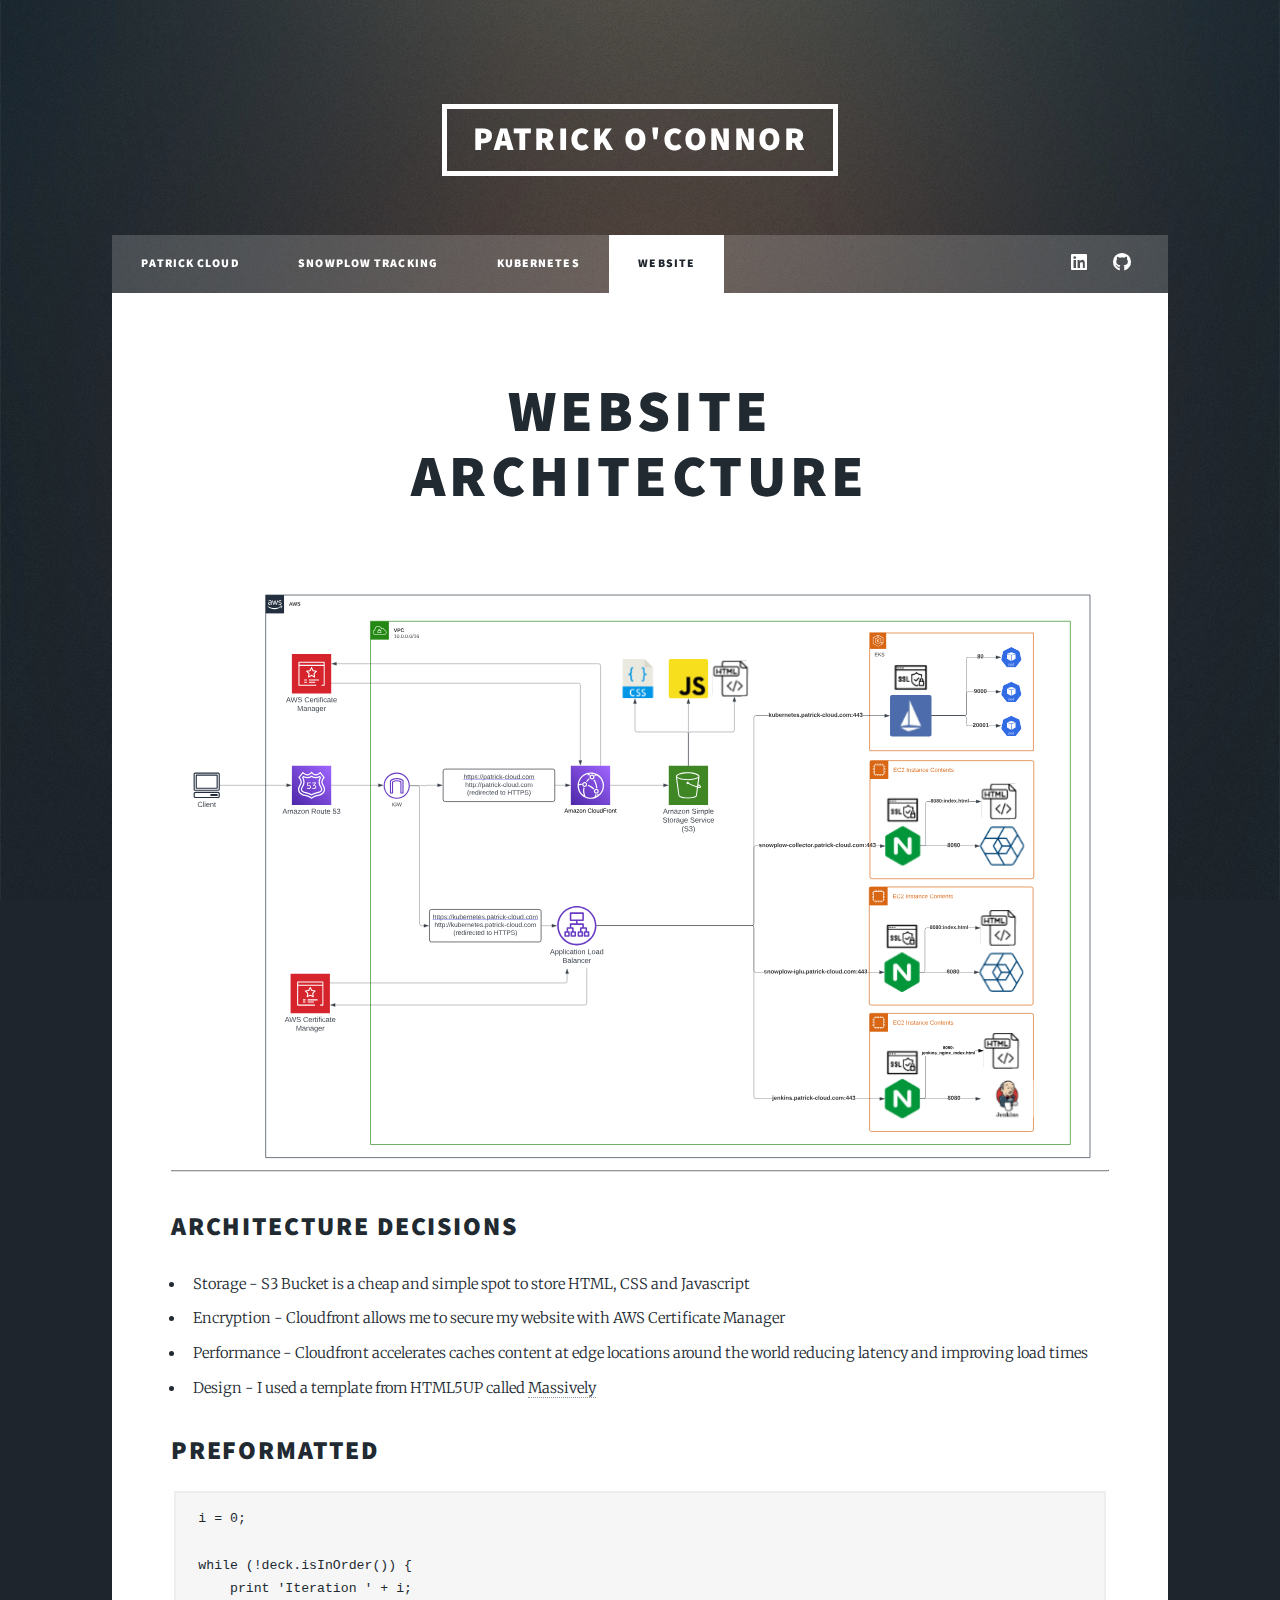
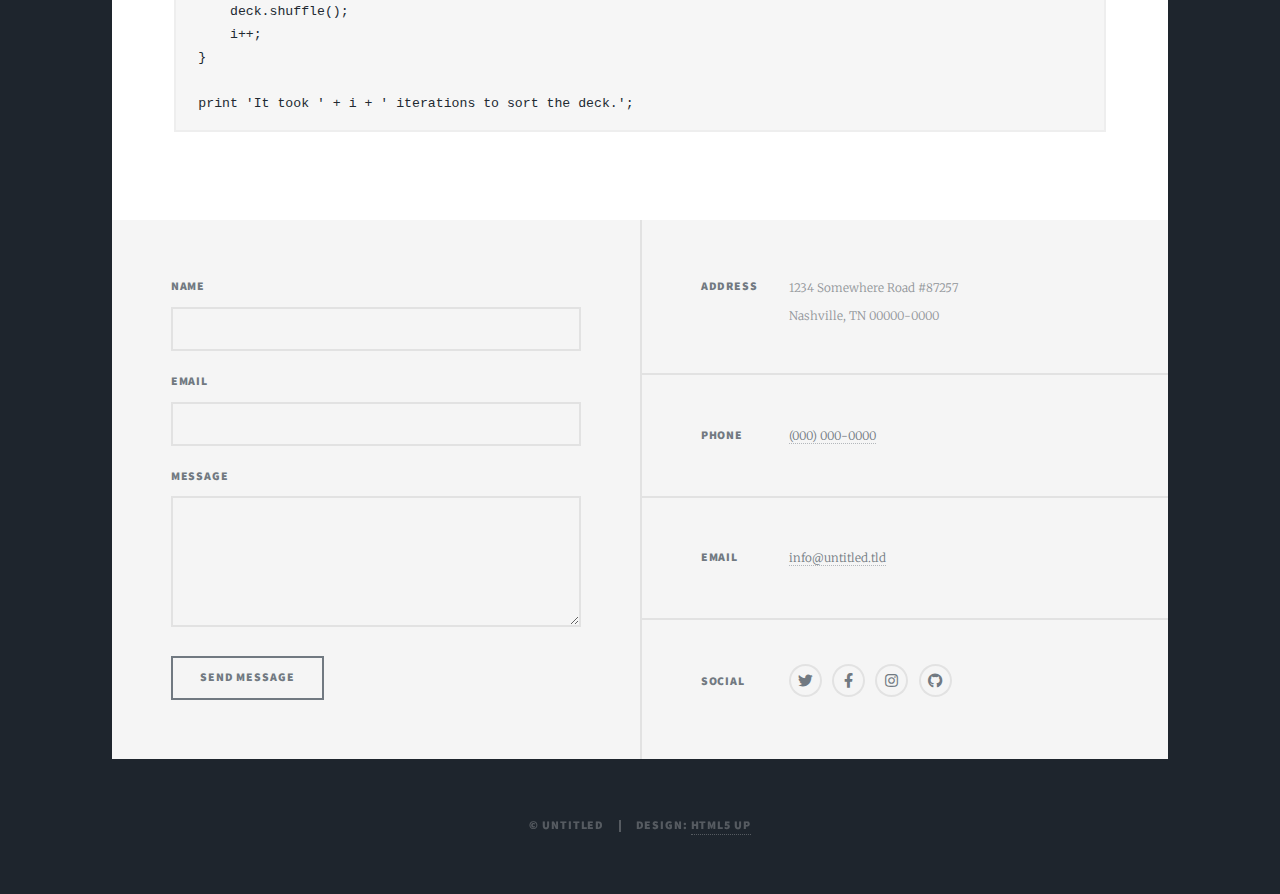
<file: src/website.html>
<!DOCTYPE HTML>
<!--
	Massively by HTML5 UP
	html5up.net | @ajlkn
	Free for personal and commercial use under the CCA 3.0 license (html5up.net/license)
-->
<html>
	<head>
		<title>Website</title>
		<meta charset="utf-8" />
		<meta name="viewport" content="width=device-width, initial-scale=1, user-scalable=no" />
		<link rel="stylesheet" href="assets/css/main.css" />
		<noscript><link rel="stylesheet" href="assets/css/noscript.css" /></noscript>
	</head>
	<body class="is-preload">

		<!-- Wrapper -->
			<div id="wrapper">

				<!-- Header -->
					<header id="header">
						<a href="index.html" class="logo">Patrick O'Connor</a>
					</header>

				<!-- Nav -->
					<nav id="nav">
						<ul class="links">
							<li><a href="index.html">Patrick Cloud</a></li>
							<li><a href="snowplow.html">Snowplow tracking</a></li>
							<li><a href="kubernetes.html">Kubernetes</a></li>
							<li class="active"><a href="website.html">Website</a></li>
						</ul>
						<ul class="icons">
							<li><a href="https://www.linkedin.com/in/patrick-o-connor-cpa-29103781/" class="icon brands fa-linkedin"><span class="label">Linkedin</span></a></li>
							<li><a href="https://github.com/patrickoconnor80/stock_market" class="icon brands fa-github"><span class="label">GitHub</span></a></li>
						</ul>
					</nav>

				<!-- Main -->
					<div id="main">

						<!-- Post -->
							<section class="post">
								<header class="major">
									<h1>Website<br />
									Architecture</h1>
								</header>
                                <span class="image fit"><img src="images/patrick-cloud-website-architecture.svg" alt="" /></span>
								<div class="col-6 col-12-small">
									<h2>Architecture Decisions</h2>
									<ul>
										<li>Storage - S3 Bucket is a cheap and simple spot to store HTML, CSS and Javascript</li>
										<li>Encryption - Cloudfront allows me to secure my website with AWS Certificate Manager</li>
										<li>Performance - Cloudfront accelerates caches content at edge locations around the world reducing latency and improving load times</li>
                                        <li>Design - I used a template from HTML5UP called <a href="https://html5up.net/massively">Massively</a></li>
									</ul>
								</div>

                                <!-- Preformatted Code -->
									<h2>Preformatted</h2>
									<pre><code>i = 0;

while (!deck.isInOrder()) {
    print 'Iteration ' + i;
    deck.shuffle();
    i++;
}

print 'It took ' + i + ' iterations to sort the deck.';
</code></pre>

							</section>

					</div>

				<!-- Footer -->
					<footer id="footer">
						<section>
							<form method="post" action="#">
								<div class="fields">
									<div class="field">
										<label for="name">Name</label>
										<input type="text" name="name" id="name" />
									</div>
									<div class="field">
										<label for="email">Email</label>
										<input type="text" name="email" id="email" />
									</div>
									<div class="field">
										<label for="message">Message</label>
										<textarea name="message" id="message" rows="3"></textarea>
									</div>
								</div>
								<ul class="actions">
									<li><input type="submit" value="Send Message" /></li>
								</ul>
							</form>
						</section>
						<section class="split contact">
							<section class="alt">
								<h3>Address</h3>
								<p>1234 Somewhere Road #87257<br />
								Nashville, TN 00000-0000</p>
							</section>
							<section>
								<h3>Phone</h3>
								<p><a href="#">(000) 000-0000</a></p>
							</section>
							<section>
								<h3>Email</h3>
								<p><a href="#">info@untitled.tld</a></p>
							</section>
							<section>
								<h3>Social</h3>
								<ul class="icons alt">
									<li><a href="#" class="icon brands alt fa-twitter"><span class="label">Twitter</span></a></li>
									<li><a href="#" class="icon brands alt fa-facebook-f"><span class="label">Facebook</span></a></li>
									<li><a href="#" class="icon brands alt fa-instagram"><span class="label">Instagram</span></a></li>
									<li><a href="#" class="icon brands alt fa-github"><span class="label">GitHub</span></a></li>
								</ul>
							</section>
						</section>
					</footer>

				<!-- Copyright -->
					<div id="copyright">
						<ul><li>&copy; Untitled</li><li>Design: <a href="https://html5up.net">HTML5 UP</a></li></ul>
					</div>

			</div>

		<!-- Scripts -->
			<script src="assets/js/jquery.min.js"></script>
			<script src="assets/js/jquery.scrollex.min.js"></script>
			<script src="assets/js/jquery.scrolly.min.js"></script>
			<script src="assets/js/browser.min.js"></script>
			<script src="assets/js/breakpoints.min.js"></script>
			<script src="assets/js/util.js"></script>
			<script src="assets/js/main.js"></script>

	</body>
</html>
</file>
<file: src/assets/css/main.css>
@import url(fontawesome-all.min.css);
@import url("https://fonts.googleapis.com/css?family=Merriweather:300,700,300italic,700italic|Source+Sans+Pro:900");

/*
	Massively by HTML5 UP
	html5up.net | @ajlkn
	Free for personal and commercial use under the CCA 3.0 license (html5up.net/license)
*/

html, body, div, span, applet, object,
iframe, h1, h2, h3, h4, h5, h6, p, blockquote,
pre, a, abbr, acronym, address, big, cite,
code, del, dfn, em, img, ins, kbd, q, s, samp,
small, strike, strong, sub, sup, tt, var, b,
u, i, center, dl, dt, dd, ol, ul, li, fieldset,
form, label, legend, table, caption, tbody,
tfoot, thead, tr, th, td, article, aside,
canvas, details, embed, figure, figcaption,
footer, header, hgroup, menu, nav, output, ruby,
section, summary, time, mark, audio, video {
	margin: 0;
	padding: 0;
	border: 0;
	font-size: 100%;
	font: inherit;
	vertical-align: baseline;}

article, aside, details, figcaption, figure,
footer, header, hgroup, menu, nav, section {
	display: block;}

body {
	line-height: 1;
}

ol, ul {
	list-style: none;
}

blockquote, q {
	quotes: none;
}

	blockquote:before, blockquote:after, q:before, q:after {
		content: '';
		content: none;
	}

table {
	border-collapse: collapse;
	border-spacing: 0;
}

body {
	-webkit-text-size-adjust: none;
}

mark {
	background-color: transparent;
	color: inherit;
}

input::-moz-focus-inner {
	border: 0;
	padding: 0;
}

input, select, textarea {
	-moz-appearance: none;
	-webkit-appearance: none;
	-ms-appearance: none;
	appearance: none;
}

/* Basic */

	@-ms-viewport {
		width: device-width;
	}

	body {
		-ms-overflow-style: scrollbar;
	}

	@media screen and (max-width: 480px) {

		html, body {
			min-width: 320px;
		}

	}

	html {
		box-sizing: border-box;
	}

	*, *:before, *:after {
		box-sizing: inherit;
	}

	body {
		background-color: #1e252d;
	}

		body.is-preload *, body.is-preload *:before, body.is-preload *:after {
			-moz-animation: none !important;
			-webkit-animation: none !important;
			-ms-animation: none !important;
			animation: none !important;
			-moz-transition: none !important;
			-webkit-transition: none !important;
			-ms-transition: none !important;
			transition: none !important;
		}

/* Type */

	html {
		font-size: 16pt;
	}

		@media screen and (max-width: 1680px) {

			html {
				font-size: 12pt;
			}

		}

		@media screen and (max-width: 1280px) {

			html {
				font-size: 11pt;
			}

		}

		@media screen and (max-width: 360px) {

			html {
				font-size: 10pt;
			}

		}

	body {
		color: #212931;
	}

	body, input, select, textarea {
		font-family: "Merriweather", Georgia, serif;
		font-weight: 300;
		font-size: 1rem;
		line-height: 2.375;
	}

	a {
		-moz-transition: color 0.2s ease-in-out, background-color 0.2s ease-in-out, border-color 0.2s ease-in-out, box-shadow 0.2s ease-in-out;
		-webkit-transition: color 0.2s ease-in-out, background-color 0.2s ease-in-out, border-color 0.2s ease-in-out, box-shadow 0.2s ease-in-out;
		-ms-transition: color 0.2s ease-in-out, background-color 0.2s ease-in-out, border-color 0.2s ease-in-out, box-shadow 0.2s ease-in-out;
		transition: color 0.2s ease-in-out, background-color 0.2s ease-in-out, border-color 0.2s ease-in-out, box-shadow 0.2s ease-in-out;
		border-bottom: dotted 1px;
		text-decoration: none;
	}

		a:hover {
			border-bottom-color: transparent;
		}

	strong, b {
		font-weight: 600;
	}

	em, i {
		font-style: italic;
	}

	p {
		text-align: justify;
		margin: 0 0 2rem 0;
	}

	h1, h2, h3, h4, h5, h6 {
		font-family: "Source Sans Pro", Helvetica, sans-serif;
		font-weight: 900;
		line-height: 1.5;
		letter-spacing: 0.075em;
		text-transform: uppercase;
		margin: 0 0 1rem 0;
	}

		h1 a, h2 a, h3 a, h4 a, h5 a, h6 a {
			border-bottom: 0;
			color: inherit;
			text-decoration: none;
		}

	h1 {
		font-size: 4rem;
		line-height: 1.1;
		margin: 0 0 2rem 0;
	}

	h2 {
		font-size: 1.75rem;
		line-height: 1.3;
		margin: 0 0 1.5rem 0;
	}

	h3 {
		font-size: 1.25rem;
		margin: 0 0 1.5rem 0;
	}

	h4 {
		font-size: 1rem;
	}

	h5 {
		font-size: 0.9rem;
	}

	h6 {
		font-size: 0.8rem;
	}

	sub {
		font-size: 0.8rem;
		position: relative;
		top: 0.5rem;
	}

	sup {
		font-size: 0.8rem;
		position: relative;
		top: -0.5rem;
	}

	blockquote {
		border-left: solid 4px;
		font-style: italic;
		margin: 0 0 2rem 0;
		padding: 0.5rem 0 0.5rem 2rem;
	}

	code {
		border: solid 2px;
		font-family: "Courier New", monospace;
		font-size: 0.9rem;
		margin: 0 0.25rem;
		padding: 0.25rem 0.65rem;
	}

	pre {
		-webkit-overflow-scrolling: touch;
		font-family: "Courier New", monospace;
		font-size: 0.9rem;
		margin: 0 0 2rem 0;
	}

		pre code {
			display: block;
			line-height: 1.75;
			padding: 1rem 1.5rem;
			overflow-x: auto;
		}

	hr {
		border: 0;
		border-bottom: solid 2px;
		margin: 3rem 0;
	}

		hr.major {
			margin: 5rem 0;
		}

	.align-left {
		text-align: left;
	}

	.align-center {
		text-align: center;
	}

	.align-right {
		text-align: right;
	}

	input, select, textarea {
		color: #212931;
	}

	a {
		color: #212931;
		border-bottom-color: rgba(33, 41, 49, 0.5);
	}

		a:hover {
			border-bottom-color: transparent;
			color: #18bfef !important;
		}

	strong, b {
		color: #212931;
	}

	h1, h2, h3, h4, h5, h6 {
		color: #212931;
	}

	blockquote {
		border-left-color: #eeeeee;
	}

	code {
		background: rgba(220, 220, 220, 0.25);
		border-color: #eeeeee;
	}

	hr {
		border-bottom-color: #eeeeee;
	}

/* Row */

	.row {
		display: flex;
		flex-wrap: wrap;
		box-sizing: border-box;
		align-items: stretch;
	}

		.row > * {
			box-sizing: border-box;
		}

		.row.gtr-uniform > * > :last-child {
			margin-bottom: 0;
		}

		.row.aln-left {
			justify-content: flex-start;
		}

		.row.aln-center {
			justify-content: center;
		}

		.row.aln-right {
			justify-content: flex-end;
		}

		.row.aln-top {
			align-items: flex-start;
		}

		.row.aln-middle {
			align-items: center;
		}

		.row.aln-bottom {
			align-items: flex-end;
		}

		.row > .imp {
			order: -1;
		}

		.row > .col-1 {
			width: 8.33333%;
		}

		.row > .off-1 {
			margin-left: 8.33333%;
		}

		.row > .col-2 {
			width: 16.66667%;
		}

		.row > .off-2 {
			margin-left: 16.66667%;
		}

		.row > .col-3 {
			width: 25%;
		}

		.row > .off-3 {
			margin-left: 25%;
		}

		.row > .col-4 {
			width: 33.33333%;
		}

		.row > .off-4 {
			margin-left: 33.33333%;
		}

		.row > .col-5 {
			width: 41.66667%;
		}

		.row > .off-5 {
			margin-left: 41.66667%;
		}

		.row > .col-6 {
			width: 50%;
		}

		.row > .off-6 {
			margin-left: 50%;
		}

		.row > .col-7 {
			width: 58.33333%;
		}

		.row > .off-7 {
			margin-left: 58.33333%;
		}

		.row > .col-8 {
			width: 66.66667%;
		}

		.row > .off-8 {
			margin-left: 66.66667%;
		}

		.row > .col-9 {
			width: 75%;
		}

		.row > .off-9 {
			margin-left: 75%;
		}

		.row > .col-10 {
			width: 83.33333%;
		}

		.row > .off-10 {
			margin-left: 83.33333%;
		}

		.row > .col-11 {
			width: 91.66667%;
		}

		.row > .off-11 {
			margin-left: 91.66667%;
		}

		.row > .col-12 {
			width: 100%;
		}

		.row > .off-12 {
			margin-left: 100%;
		}

		.row.gtr-0 {
			margin-top: 0;
			margin-left: 0rem;
		}

			.row.gtr-0 > * {
				padding: 0 0 0 0rem;
			}

			.row.gtr-0.gtr-uniform {
				margin-top: 0rem;
			}

				.row.gtr-0.gtr-uniform > * {
					padding-top: 0rem;
				}

		.row.gtr-25 {
			margin-top: 0;
			margin-left: -0.375rem;
		}

			.row.gtr-25 > * {
				padding: 0 0 0 0.375rem;
			}

			.row.gtr-25.gtr-uniform {
				margin-top: -0.375rem;
			}

				.row.gtr-25.gtr-uniform > * {
					padding-top: 0.375rem;
				}

		.row.gtr-50 {
			margin-top: 0;
			margin-left: -0.75rem;
		}

			.row.gtr-50 > * {
				padding: 0 0 0 0.75rem;
			}

			.row.gtr-50.gtr-uniform {
				margin-top: -0.75rem;
			}

				.row.gtr-50.gtr-uniform > * {
					padding-top: 0.75rem;
				}

		.row {
			margin-top: 0;
			margin-left: -1.5rem;
		}

			.row > * {
				padding: 0 0 0 1.5rem;
			}

			.row.gtr-uniform {
				margin-top: -1.5rem;
			}

				.row.gtr-uniform > * {
					padding-top: 1.5rem;
				}

		.row.gtr-150 {
			margin-top: 0;
			margin-left: -2.25rem;
		}

			.row.gtr-150 > * {
				padding: 0 0 0 2.25rem;
			}

			.row.gtr-150.gtr-uniform {
				margin-top: -2.25rem;
			}

				.row.gtr-150.gtr-uniform > * {
					padding-top: 2.25rem;
				}

		.row.gtr-200 {
			margin-top: 0;
			margin-left: -3rem;
		}

			.row.gtr-200 > * {
				padding: 0 0 0 3rem;
			}

			.row.gtr-200.gtr-uniform {
				margin-top: -3rem;
			}

				.row.gtr-200.gtr-uniform > * {
					padding-top: 3rem;
				}

		@media screen and (max-width: 1680px) {

			.row {
				display: flex;
				flex-wrap: wrap;
				box-sizing: border-box;
				align-items: stretch;
			}

				.row > * {
					box-sizing: border-box;
				}

				.row.gtr-uniform > * > :last-child {
					margin-bottom: 0;
				}

				.row.aln-left {
					justify-content: flex-start;
				}

				.row.aln-center {
					justify-content: center;
				}

				.row.aln-right {
					justify-content: flex-end;
				}

				.row.aln-top {
					align-items: flex-start;
				}

				.row.aln-middle {
					align-items: center;
				}

				.row.aln-bottom {
					align-items: flex-end;
				}

				.row > .imp-xlarge {
					order: -1;
				}

				.row > .col-1-xlarge {
					width: 8.33333%;
				}

				.row > .off-1-xlarge {
					margin-left: 8.33333%;
				}

				.row > .col-2-xlarge {
					width: 16.66667%;
				}

				.row > .off-2-xlarge {
					margin-left: 16.66667%;
				}

				.row > .col-3-xlarge {
					width: 25%;
				}

				.row > .off-3-xlarge {
					margin-left: 25%;
				}

				.row > .col-4-xlarge {
					width: 33.33333%;
				}

				.row > .off-4-xlarge {
					margin-left: 33.33333%;
				}

				.row > .col-5-xlarge {
					width: 41.66667%;
				}

				.row > .off-5-xlarge {
					margin-left: 41.66667%;
				}

				.row > .col-6-xlarge {
					width: 50%;
				}

				.row > .off-6-xlarge {
					margin-left: 50%;
				}

				.row > .col-7-xlarge {
					width: 58.33333%;
				}

				.row > .off-7-xlarge {
					margin-left: 58.33333%;
				}

				.row > .col-8-xlarge {
					width: 66.66667%;
				}

				.row > .off-8-xlarge {
					margin-left: 66.66667%;
				}

				.row > .col-9-xlarge {
					width: 75%;
				}

				.row > .off-9-xlarge {
					margin-left: 75%;
				}

				.row > .col-10-xlarge {
					width: 83.33333%;
				}

				.row > .off-10-xlarge {
					margin-left: 83.33333%;
				}

				.row > .col-11-xlarge {
					width: 91.66667%;
				}

				.row > .off-11-xlarge {
					margin-left: 91.66667%;
				}

				.row > .col-12-xlarge {
					width: 100%;
				}

				.row > .off-12-xlarge {
					margin-left: 100%;
				}

				.row.gtr-0 {
					margin-top: 0;
					margin-left: 0rem;
				}

					.row.gtr-0 > * {
						padding: 0 0 0 0rem;
					}

					.row.gtr-0.gtr-uniform {
						margin-top: 0rem;
					}

						.row.gtr-0.gtr-uniform > * {
							padding-top: 0rem;
						}

				.row.gtr-25 {
					margin-top: 0;
					margin-left: -0.375rem;
				}

					.row.gtr-25 > * {
						padding: 0 0 0 0.375rem;
					}

					.row.gtr-25.gtr-uniform {
						margin-top: -0.375rem;
					}

						.row.gtr-25.gtr-uniform > * {
							padding-top: 0.375rem;
						}

				.row.gtr-50 {
					margin-top: 0;
					margin-left: -0.75rem;
				}

					.row.gtr-50 > * {
						padding: 0 0 0 0.75rem;
					}

					.row.gtr-50.gtr-uniform {
						margin-top: -0.75rem;
					}

						.row.gtr-50.gtr-uniform > * {
							padding-top: 0.75rem;
						}

				.row {
					margin-top: 0;
					margin-left: -1.5rem;
				}

					.row > * {
						padding: 0 0 0 1.5rem;
					}

					.row.gtr-uniform {
						margin-top: -1.5rem;
					}

						.row.gtr-uniform > * {
							padding-top: 1.5rem;
						}

				.row.gtr-150 {
					margin-top: 0;
					margin-left: -2.25rem;
				}

					.row.gtr-150 > * {
						padding: 0 0 0 2.25rem;
					}

					.row.gtr-150.gtr-uniform {
						margin-top: -2.25rem;
					}

						.row.gtr-150.gtr-uniform > * {
							padding-top: 2.25rem;
						}

				.row.gtr-200 {
					margin-top: 0;
					margin-left: -3rem;
				}

					.row.gtr-200 > * {
						padding: 0 0 0 3rem;
					}

					.row.gtr-200.gtr-uniform {
						margin-top: -3rem;
					}

						.row.gtr-200.gtr-uniform > * {
							padding-top: 3rem;
						}

		}

		@media screen and (max-width: 1280px) {

			.row {
				display: flex;
				flex-wrap: wrap;
				box-sizing: border-box;
				align-items: stretch;
			}

				.row > * {
					box-sizing: border-box;
				}

				.row.gtr-uniform > * > :last-child {
					margin-bottom: 0;
				}

				.row.aln-left {
					justify-content: flex-start;
				}

				.row.aln-center {
					justify-content: center;
				}

				.row.aln-right {
					justify-content: flex-end;
				}

				.row.aln-top {
					align-items: flex-start;
				}

				.row.aln-middle {
					align-items: center;
				}

				.row.aln-bottom {
					align-items: flex-end;
				}

				.row > .imp-large {
					order: -1;
				}

				.row > .col-1-large {
					width: 8.33333%;
				}

				.row > .off-1-large {
					margin-left: 8.33333%;
				}

				.row > .col-2-large {
					width: 16.66667%;
				}

				.row > .off-2-large {
					margin-left: 16.66667%;
				}

				.row > .col-3-large {
					width: 25%;
				}

				.row > .off-3-large {
					margin-left: 25%;
				}

				.row > .col-4-large {
					width: 33.33333%;
				}

				.row > .off-4-large {
					margin-left: 33.33333%;
				}

				.row > .col-5-large {
					width: 41.66667%;
				}

				.row > .off-5-large {
					margin-left: 41.66667%;
				}

				.row > .col-6-large {
					width: 50%;
				}

				.row > .off-6-large {
					margin-left: 50%;
				}

				.row > .col-7-large {
					width: 58.33333%;
				}

				.row > .off-7-large {
					margin-left: 58.33333%;
				}

				.row > .col-8-large {
					width: 66.66667%;
				}

				.row > .off-8-large {
					margin-left: 66.66667%;
				}

				.row > .col-9-large {
					width: 75%;
				}

				.row > .off-9-large {
					margin-left: 75%;
				}

				.row > .col-10-large {
					width: 83.33333%;
				}

				.row > .off-10-large {
					margin-left: 83.33333%;
				}

				.row > .col-11-large {
					width: 91.66667%;
				}

				.row > .off-11-large {
					margin-left: 91.66667%;
				}

				.row > .col-12-large {
					width: 100%;
				}

				.row > .off-12-large {
					margin-left: 100%;
				}

				.row.gtr-0 {
					margin-top: 0;
					margin-left: 0rem;
				}

					.row.gtr-0 > * {
						padding: 0 0 0 0rem;
					}

					.row.gtr-0.gtr-uniform {
						margin-top: 0rem;
					}

						.row.gtr-0.gtr-uniform > * {
							padding-top: 0rem;
						}

				.row.gtr-25 {
					margin-top: 0;
					margin-left: -0.375rem;
				}

					.row.gtr-25 > * {
						padding: 0 0 0 0.375rem;
					}

					.row.gtr-25.gtr-uniform {
						margin-top: -0.375rem;
					}

						.row.gtr-25.gtr-uniform > * {
							padding-top: 0.375rem;
						}

				.row.gtr-50 {
					margin-top: 0;
					margin-left: -0.75rem;
				}

					.row.gtr-50 > * {
						padding: 0 0 0 0.75rem;
					}

					.row.gtr-50.gtr-uniform {
						margin-top: -0.75rem;
					}

						.row.gtr-50.gtr-uniform > * {
							padding-top: 0.75rem;
						}

				.row {
					margin-top: 0;
					margin-left: -1.5rem;
				}

					.row > * {
						padding: 0 0 0 1.5rem;
					}

					.row.gtr-uniform {
						margin-top: -1.5rem;
					}

						.row.gtr-uniform > * {
							padding-top: 1.5rem;
						}

				.row.gtr-150 {
					margin-top: 0;
					margin-left: -2.25rem;
				}

					.row.gtr-150 > * {
						padding: 0 0 0 2.25rem;
					}

					.row.gtr-150.gtr-uniform {
						margin-top: -2.25rem;
					}

						.row.gtr-150.gtr-uniform > * {
							padding-top: 2.25rem;
						}

				.row.gtr-200 {
					margin-top: 0;
					margin-left: -3rem;
				}

					.row.gtr-200 > * {
						padding: 0 0 0 3rem;
					}

					.row.gtr-200.gtr-uniform {
						margin-top: -3rem;
					}

						.row.gtr-200.gtr-uniform > * {
							padding-top: 3rem;
						}

		}

		@media screen and (max-width: 980px) {

			.row {
				display: flex;
				flex-wrap: wrap;
				box-sizing: border-box;
				align-items: stretch;
			}

				.row > * {
					box-sizing: border-box;
				}

				.row.gtr-uniform > * > :last-child {
					margin-bottom: 0;
				}

				.row.aln-left {
					justify-content: flex-start;
				}

				.row.aln-center {
					justify-content: center;
				}

				.row.aln-right {
					justify-content: flex-end;
				}

				.row.aln-top {
					align-items: flex-start;
				}

				.row.aln-middle {
					align-items: center;
				}

				.row.aln-bottom {
					align-items: flex-end;
				}

				.row > .imp-medium {
					order: -1;
				}

				.row > .col-1-medium {
					width: 8.33333%;
				}

				.row > .off-1-medium {
					margin-left: 8.33333%;
				}

				.row > .col-2-medium {
					width: 16.66667%;
				}

				.row > .off-2-medium {
					margin-left: 16.66667%;
				}

				.row > .col-3-medium {
					width: 25%;
				}

				.row > .off-3-medium {
					margin-left: 25%;
				}

				.row > .col-4-medium {
					width: 33.33333%;
				}

				.row > .off-4-medium {
					margin-left: 33.33333%;
				}

				.row > .col-5-medium {
					width: 41.66667%;
				}

				.row > .off-5-medium {
					margin-left: 41.66667%;
				}

				.row > .col-6-medium {
					width: 50%;
				}

				.row > .off-6-medium {
					margin-left: 50%;
				}

				.row > .col-7-medium {
					width: 58.33333%;
				}

				.row > .off-7-medium {
					margin-left: 58.33333%;
				}

				.row > .col-8-medium {
					width: 66.66667%;
				}

				.row > .off-8-medium {
					margin-left: 66.66667%;
				}

				.row > .col-9-medium {
					width: 75%;
				}

				.row > .off-9-medium {
					margin-left: 75%;
				}

				.row > .col-10-medium {
					width: 83.33333%;
				}

				.row > .off-10-medium {
					margin-left: 83.33333%;
				}

				.row > .col-11-medium {
					width: 91.66667%;
				}

				.row > .off-11-medium {
					margin-left: 91.66667%;
				}

				.row > .col-12-medium {
					width: 100%;
				}

				.row > .off-12-medium {
					margin-left: 100%;
				}

				.row.gtr-0 {
					margin-top: 0;
					margin-left: 0rem;
				}

					.row.gtr-0 > * {
						padding: 0 0 0 0rem;
					}

					.row.gtr-0.gtr-uniform {
						margin-top: 0rem;
					}

						.row.gtr-0.gtr-uniform > * {
							padding-top: 0rem;
						}

				.row.gtr-25 {
					margin-top: 0;
					margin-left: -0.375rem;
				}

					.row.gtr-25 > * {
						padding: 0 0 0 0.375rem;
					}

					.row.gtr-25.gtr-uniform {
						margin-top: -0.375rem;
					}

						.row.gtr-25.gtr-uniform > * {
							padding-top: 0.375rem;
						}

				.row.gtr-50 {
					margin-top: 0;
					margin-left: -0.75rem;
				}

					.row.gtr-50 > * {
						padding: 0 0 0 0.75rem;
					}

					.row.gtr-50.gtr-uniform {
						margin-top: -0.75rem;
					}

						.row.gtr-50.gtr-uniform > * {
							padding-top: 0.75rem;
						}

				.row {
					margin-top: 0;
					margin-left: -1.5rem;
				}

					.row > * {
						padding: 0 0 0 1.5rem;
					}

					.row.gtr-uniform {
						margin-top: -1.5rem;
					}

						.row.gtr-uniform > * {
							padding-top: 1.5rem;
						}

				.row.gtr-150 {
					margin-top: 0;
					margin-left: -2.25rem;
				}

					.row.gtr-150 > * {
						padding: 0 0 0 2.25rem;
					}

					.row.gtr-150.gtr-uniform {
						margin-top: -2.25rem;
					}

						.row.gtr-150.gtr-uniform > * {
							padding-top: 2.25rem;
						}

				.row.gtr-200 {
					margin-top: 0;
					margin-left: -3rem;
				}

					.row.gtr-200 > * {
						padding: 0 0 0 3rem;
					}

					.row.gtr-200.gtr-uniform {
						margin-top: -3rem;
					}

						.row.gtr-200.gtr-uniform > * {
							padding-top: 3rem;
						}

		}

		@media screen and (max-width: 736px) {

			.row {
				display: flex;
				flex-wrap: wrap;
				box-sizing: border-box;
				align-items: stretch;
			}

				.row > * {
					box-sizing: border-box;
				}

				.row.gtr-uniform > * > :last-child {
					margin-bottom: 0;
				}

				.row.aln-left {
					justify-content: flex-start;
				}

				.row.aln-center {
					justify-content: center;
				}

				.row.aln-right {
					justify-content: flex-end;
				}

				.row.aln-top {
					align-items: flex-start;
				}

				.row.aln-middle {
					align-items: center;
				}

				.row.aln-bottom {
					align-items: flex-end;
				}

				.row > .imp-small {
					order: -1;
				}

				.row > .col-1-small {
					width: 8.33333%;
				}

				.row > .off-1-small {
					margin-left: 8.33333%;
				}

				.row > .col-2-small {
					width: 16.66667%;
				}

				.row > .off-2-small {
					margin-left: 16.66667%;
				}

				.row > .col-3-small {
					width: 25%;
				}

				.row > .off-3-small {
					margin-left: 25%;
				}

				.row > .col-4-small {
					width: 33.33333%;
				}

				.row > .off-4-small {
					margin-left: 33.33333%;
				}

				.row > .col-5-small {
					width: 41.66667%;
				}

				.row > .off-5-small {
					margin-left: 41.66667%;
				}

				.row > .col-6-small {
					width: 50%;
				}

				.row > .off-6-small {
					margin-left: 50%;
				}

				.row > .col-7-small {
					width: 58.33333%;
				}

				.row > .off-7-small {
					margin-left: 58.33333%;
				}

				.row > .col-8-small {
					width: 66.66667%;
				}

				.row > .off-8-small {
					margin-left: 66.66667%;
				}

				.row > .col-9-small {
					width: 75%;
				}

				.row > .off-9-small {
					margin-left: 75%;
				}

				.row > .col-10-small {
					width: 83.33333%;
				}

				.row > .off-10-small {
					margin-left: 83.33333%;
				}

				.row > .col-11-small {
					width: 91.66667%;
				}

				.row > .off-11-small {
					margin-left: 91.66667%;
				}

				.row > .col-12-small {
					width: 100%;
				}

				.row > .off-12-small {
					margin-left: 100%;
				}

				.row.gtr-0 {
					margin-top: 0;
					margin-left: 0rem;
				}

					.row.gtr-0 > * {
						padding: 0 0 0 0rem;
					}

					.row.gtr-0.gtr-uniform {
						margin-top: 0rem;
					}

						.row.gtr-0.gtr-uniform > * {
							padding-top: 0rem;
						}

				.row.gtr-25 {
					margin-top: 0;
					margin-left: -0.375rem;
				}

					.row.gtr-25 > * {
						padding: 0 0 0 0.375rem;
					}

					.row.gtr-25.gtr-uniform {
						margin-top: -0.375rem;
					}

						.row.gtr-25.gtr-uniform > * {
							padding-top: 0.375rem;
						}

				.row.gtr-50 {
					margin-top: 0;
					margin-left: -0.75rem;
				}

					.row.gtr-50 > * {
						padding: 0 0 0 0.75rem;
					}

					.row.gtr-50.gtr-uniform {
						margin-top: -0.75rem;
					}

						.row.gtr-50.gtr-uniform > * {
							padding-top: 0.75rem;
						}

				.row {
					margin-top: 0;
					margin-left: -1.5rem;
				}

					.row > * {
						padding: 0 0 0 1.5rem;
					}

					.row.gtr-uniform {
						margin-top: -1.5rem;
					}

						.row.gtr-uniform > * {
							padding-top: 1.5rem;
						}

				.row.gtr-150 {
					margin-top: 0;
					margin-left: -2.25rem;
				}

					.row.gtr-150 > * {
						padding: 0 0 0 2.25rem;
					}

					.row.gtr-150.gtr-uniform {
						margin-top: -2.25rem;
					}

						.row.gtr-150.gtr-uniform > * {
							padding-top: 2.25rem;
						}

				.row.gtr-200 {
					margin-top: 0;
					margin-left: -3rem;
				}

					.row.gtr-200 > * {
						padding: 0 0 0 3rem;
					}

					.row.gtr-200.gtr-uniform {
						margin-top: -3rem;
					}

						.row.gtr-200.gtr-uniform > * {
							padding-top: 3rem;
						}

		}

		@media screen and (max-width: 480px) {

			.row {
				display: flex;
				flex-wrap: wrap;
				box-sizing: border-box;
				align-items: stretch;
			}

				.row > * {
					box-sizing: border-box;
				}

				.row.gtr-uniform > * > :last-child {
					margin-bottom: 0;
				}

				.row.aln-left {
					justify-content: flex-start;
				}

				.row.aln-center {
					justify-content: center;
				}

				.row.aln-right {
					justify-content: flex-end;
				}

				.row.aln-top {
					align-items: flex-start;
				}

				.row.aln-middle {
					align-items: center;
				}

				.row.aln-bottom {
					align-items: flex-end;
				}

				.row > .imp-xsmall {
					order: -1;
				}

				.row > .col-1-xsmall {
					width: 8.33333%;
				}

				.row > .off-1-xsmall {
					margin-left: 8.33333%;
				}

				.row > .col-2-xsmall {
					width: 16.66667%;
				}

				.row > .off-2-xsmall {
					margin-left: 16.66667%;
				}

				.row > .col-3-xsmall {
					width: 25%;
				}

				.row > .off-3-xsmall {
					margin-left: 25%;
				}

				.row > .col-4-xsmall {
					width: 33.33333%;
				}

				.row > .off-4-xsmall {
					margin-left: 33.33333%;
				}

				.row > .col-5-xsmall {
					width: 41.66667%;
				}

				.row > .off-5-xsmall {
					margin-left: 41.66667%;
				}

				.row > .col-6-xsmall {
					width: 50%;
				}

				.row > .off-6-xsmall {
					margin-left: 50%;
				}

				.row > .col-7-xsmall {
					width: 58.33333%;
				}

				.row > .off-7-xsmall {
					margin-left: 58.33333%;
				}

				.row > .col-8-xsmall {
					width: 66.66667%;
				}

				.row > .off-8-xsmall {
					margin-left: 66.66667%;
				}

				.row > .col-9-xsmall {
					width: 75%;
				}

				.row > .off-9-xsmall {
					margin-left: 75%;
				}

				.row > .col-10-xsmall {
					width: 83.33333%;
				}

				.row > .off-10-xsmall {
					margin-left: 83.33333%;
				}

				.row > .col-11-xsmall {
					width: 91.66667%;
				}

				.row > .off-11-xsmall {
					margin-left: 91.66667%;
				}

				.row > .col-12-xsmall {
					width: 100%;
				}

				.row > .off-12-xsmall {
					margin-left: 100%;
				}

				.row.gtr-0 {
					margin-top: 0;
					margin-left: 0rem;
				}

					.row.gtr-0 > * {
						padding: 0 0 0 0rem;
					}

					.row.gtr-0.gtr-uniform {
						margin-top: 0rem;
					}

						.row.gtr-0.gtr-uniform > * {
							padding-top: 0rem;
						}

				.row.gtr-25 {
					margin-top: 0;
					margin-left: -0.375rem;
				}

					.row.gtr-25 > * {
						padding: 0 0 0 0.375rem;
					}

					.row.gtr-25.gtr-uniform {
						margin-top: -0.375rem;
					}

						.row.gtr-25.gtr-uniform > * {
							padding-top: 0.375rem;
						}

				.row.gtr-50 {
					margin-top: 0;
					margin-left: -0.75rem;
				}

					.row.gtr-50 > * {
						padding: 0 0 0 0.75rem;
					}

					.row.gtr-50.gtr-uniform {
						margin-top: -0.75rem;
					}

						.row.gtr-50.gtr-uniform > * {
							padding-top: 0.75rem;
						}

				.row {
					margin-top: 0;
					margin-left: -1.5rem;
				}

					.row > * {
						padding: 0 0 0 1.5rem;
					}

					.row.gtr-uniform {
						margin-top: -1.5rem;
					}

						.row.gtr-uniform > * {
							padding-top: 1.5rem;
						}

				.row.gtr-150 {
					margin-top: 0;
					margin-left: -2.25rem;
				}

					.row.gtr-150 > * {
						padding: 0 0 0 2.25rem;
					}

					.row.gtr-150.gtr-uniform {
						margin-top: -2.25rem;
					}

						.row.gtr-150.gtr-uniform > * {
							padding-top: 2.25rem;
						}

				.row.gtr-200 {
					margin-top: 0;
					margin-left: -3rem;
				}

					.row.gtr-200 > * {
						padding: 0 0 0 3rem;
					}

					.row.gtr-200.gtr-uniform {
						margin-top: -3rem;
					}

						.row.gtr-200.gtr-uniform > * {
							padding-top: 3rem;
						}

		}

		@media screen and (max-width: 360px) {

			.row {
				display: flex;
				flex-wrap: wrap;
				box-sizing: border-box;
				align-items: stretch;
			}

				.row > * {
					box-sizing: border-box;
				}

				.row.gtr-uniform > * > :last-child {
					margin-bottom: 0;
				}

				.row.aln-left {
					justify-content: flex-start;
				}

				.row.aln-center {
					justify-content: center;
				}

				.row.aln-right {
					justify-content: flex-end;
				}

				.row.aln-top {
					align-items: flex-start;
				}

				.row.aln-middle {
					align-items: center;
				}

				.row.aln-bottom {
					align-items: flex-end;
				}

				.row > .imp-xxsmall {
					order: -1;
				}

				.row > .col-1-xxsmall {
					width: 8.33333%;
				}

				.row > .off-1-xxsmall {
					margin-left: 8.33333%;
				}

				.row > .col-2-xxsmall {
					width: 16.66667%;
				}

				.row > .off-2-xxsmall {
					margin-left: 16.66667%;
				}

				.row > .col-3-xxsmall {
					width: 25%;
				}

				.row > .off-3-xxsmall {
					margin-left: 25%;
				}

				.row > .col-4-xxsmall {
					width: 33.33333%;
				}

				.row > .off-4-xxsmall {
					margin-left: 33.33333%;
				}

				.row > .col-5-xxsmall {
					width: 41.66667%;
				}

				.row > .off-5-xxsmall {
					margin-left: 41.66667%;
				}

				.row > .col-6-xxsmall {
					width: 50%;
				}

				.row > .off-6-xxsmall {
					margin-left: 50%;
				}

				.row > .col-7-xxsmall {
					width: 58.33333%;
				}

				.row > .off-7-xxsmall {
					margin-left: 58.33333%;
				}

				.row > .col-8-xxsmall {
					width: 66.66667%;
				}

				.row > .off-8-xxsmall {
					margin-left: 66.66667%;
				}

				.row > .col-9-xxsmall {
					width: 75%;
				}

				.row > .off-9-xxsmall {
					margin-left: 75%;
				}

				.row > .col-10-xxsmall {
					width: 83.33333%;
				}

				.row > .off-10-xxsmall {
					margin-left: 83.33333%;
				}

				.row > .col-11-xxsmall {
					width: 91.66667%;
				}

				.row > .off-11-xxsmall {
					margin-left: 91.66667%;
				}

				.row > .col-12-xxsmall {
					width: 100%;
				}

				.row > .off-12-xxsmall {
					margin-left: 100%;
				}

				.row.gtr-0 {
					margin-top: 0;
					margin-left: 0rem;
				}

					.row.gtr-0 > * {
						padding: 0 0 0 0rem;
					}

					.row.gtr-0.gtr-uniform {
						margin-top: 0rem;
					}

						.row.gtr-0.gtr-uniform > * {
							padding-top: 0rem;
						}

				.row.gtr-25 {
					margin-top: 0;
					margin-left: -0.375rem;
				}

					.row.gtr-25 > * {
						padding: 0 0 0 0.375rem;
					}

					.row.gtr-25.gtr-uniform {
						margin-top: -0.375rem;
					}

						.row.gtr-25.gtr-uniform > * {
							padding-top: 0.375rem;
						}

				.row.gtr-50 {
					margin-top: 0;
					margin-left: -0.75rem;
				}

					.row.gtr-50 > * {
						padding: 0 0 0 0.75rem;
					}

					.row.gtr-50.gtr-uniform {
						margin-top: -0.75rem;
					}

						.row.gtr-50.gtr-uniform > * {
							padding-top: 0.75rem;
						}

				.row {
					margin-top: 0;
					margin-left: -1.5rem;
				}

					.row > * {
						padding: 0 0 0 1.5rem;
					}

					.row.gtr-uniform {
						margin-top: -1.5rem;
					}

						.row.gtr-uniform > * {
							padding-top: 1.5rem;
						}

				.row.gtr-150 {
					margin-top: 0;
					margin-left: -2.25rem;
				}

					.row.gtr-150 > * {
						padding: 0 0 0 2.25rem;
					}

					.row.gtr-150.gtr-uniform {
						margin-top: -2.25rem;
					}

						.row.gtr-150.gtr-uniform > * {
							padding-top: 2.25rem;
						}

				.row.gtr-200 {
					margin-top: 0;
					margin-left: -3rem;
				}

					.row.gtr-200 > * {
						padding: 0 0 0 3rem;
					}

					.row.gtr-200.gtr-uniform {
						margin-top: -3rem;
					}

						.row.gtr-200.gtr-uniform > * {
							padding-top: 3rem;
						}

		}

/* Box */

	.box {
		border: solid 2px;
		margin-bottom: 2rem;
		padding: 1.5rem;
	}

		.box > :last-child,
		.box > :last-child > :last-child,
		.box > :last-child > :last-child > :last-child {
			margin-bottom: 0;
		}

		.box.alt {
			border: 0;
			border-radius: 0;
			padding: 0;
		}

	.box {
		border-color: #eeeeee;
	}

/* Button */

	input[type="submit"],
	input[type="reset"],
	input[type="button"],
	button,
	.button {
		-moz-appearance: none;
		-webkit-appearance: none;
		-ms-appearance: none;
		appearance: none;
		-moz-transition: background-color 0.2s ease-in-out, box-shadow 0.2s ease-in-out, color 0.2s ease-in-out;
		-webkit-transition: background-color 0.2s ease-in-out, box-shadow 0.2s ease-in-out, color 0.2s ease-in-out;
		-ms-transition: background-color 0.2s ease-in-out, box-shadow 0.2s ease-in-out, color 0.2s ease-in-out;
		transition: background-color 0.2s ease-in-out, box-shadow 0.2s ease-in-out, color 0.2s ease-in-out;
		border: 0;
		border-radius: 0;
		cursor: pointer;
		display: inline-block;
		font-family: "Source Sans Pro", Helvetica, sans-serif;
		font-size: 0.8rem;
		font-weight: 900;
		letter-spacing: 0.075em;
		height: 3rem;
		line-height: 3rem;
		padding: 0 2rem;
		text-align: center;
		text-decoration: none;
		text-transform: uppercase;
		white-space: nowrap;
	}

		input[type="submit"].icon:before,
		input[type="reset"].icon:before,
		input[type="button"].icon:before,
		button.icon:before,
		.button.icon:before {
			margin-right: 0.5rem;
		}

		input[type="submit"].icon.solo,
		input[type="reset"].icon.solo,
		input[type="button"].icon.solo,
		button.icon.solo,
		.button.icon.solo {
			position: relative;
			width: 4rem;
			height: 4rem;
			line-height: 4rem;
			border-radius: 4rem;
			text-indent: 4rem;
			overflow: hidden;
			padding: 0;
			white-space: nowrap;
		}

			input[type="submit"].icon.solo:before,
			input[type="reset"].icon.solo:before,
			input[type="button"].icon.solo:before,
			button.icon.solo:before,
			.button.icon.solo:before {
				position: absolute;
				display: block;
				top: 0;
				left: 0;
				width: inherit;
				height: inherit;
				line-height: inherit;
				font-size: 1.25rem;
				margin-right: 0;
				text-align: center;
				text-indent: 0;
			}

		input[type="submit"].fit,
		input[type="reset"].fit,
		input[type="button"].fit,
		button.fit,
		.button.fit {
			width: 100%;
		}

		input[type="submit"].small,
		input[type="reset"].small,
		input[type="button"].small,
		button.small,
		.button.small {
			font-size: 0.7rem;
			height: 2.5rem;
			line-height: 2.5rem;
			padding: 0 1.5rem;
		}

		input[type="submit"].large,
		input[type="reset"].large,
		input[type="button"].large,
		button.large,
		.button.large {
			font-size: 0.9rem;
			height: 3.5rem;
			line-height: 3.5rem;
			padding: 0 2.75rem;
		}

		@media screen and (max-width: 980px) {

			input[type="submit"],
			input[type="reset"],
			input[type="button"],
			button,
			.button {
				font-size: 0.9rem;
				height: 3.25rem;
				line-height: 3.25rem;
			}

				input[type="submit"].large,
				input[type="reset"].large,
				input[type="button"].large,
				button.large,
				.button.large {
					font-size: 1rem;
					height: 3.75rem;
					line-height: 3.75rem;
				}

		}

		input[type="submit"].disabled, input[type="submit"]:disabled,
		input[type="reset"].disabled,
		input[type="reset"]:disabled,
		input[type="button"].disabled,
		input[type="button"]:disabled,
		button.disabled,
		button:disabled,
		.button.disabled,
		.button:disabled {
			pointer-events: none;
			opacity: 0.25;
		}

	input[type="submit"],
	input[type="reset"],
	input[type="button"],
	button,
	.button {
		background-color: transparent;
		box-shadow: inset 0 0 0 2px #212931;
		color: #212931 !important;
	}

		input[type="submit"]:hover,
		input[type="reset"]:hover,
		input[type="button"]:hover,
		button:hover,
		.button:hover {
			box-shadow: inset 0 0 0 2px #18bfef;
			color: #18bfef !important;
		}

		input[type="submit"].primary,
		input[type="reset"].primary,
		input[type="button"].primary,
		button.primary,
		.button.primary {
			background-color: #212931;
			box-shadow: none;
			color: #ffffff !important;
		}

			input[type="submit"].primary:hover,
			input[type="reset"].primary:hover,
			input[type="button"].primary:hover,
			button.primary:hover,
			.button.primary:hover {
				background-color: #18bfef;
			}

/* Form */

	form {
		margin: 0 0 2rem 0;
	}

		form > :last-child {
			margin-bottom: 0;
		}

		form > .fields {
			display: -moz-flex;
			display: -webkit-flex;
			display: -ms-flex;
			display: flex;
			-moz-flex-wrap: wrap;
			-webkit-flex-wrap: wrap;
			-ms-flex-wrap: wrap;
			flex-wrap: wrap;
			width: calc(100% + 3rem);
			margin: -1.5rem 0 2rem -1.5rem;
		}

			form > .fields > .field {
				-moz-flex-grow: 0;
				-webkit-flex-grow: 0;
				-ms-flex-grow: 0;
				flex-grow: 0;
				-moz-flex-shrink: 0;
				-webkit-flex-shrink: 0;
				-ms-flex-shrink: 0;
				flex-shrink: 0;
				padding: 1.5rem 0 0 1.5rem;
				width: calc(100% - 1.5rem);
			}

				form > .fields > .field.half {
					width: calc(50% - 0.75rem);
				}

				form > .fields > .field.third {
					width: calc(100%/3 - 0.5rem);
				}

				form > .fields > .field.quarter {
					width: calc(25% - 0.375rem);
				}

		@media screen and (max-width: 480px) {

			form > .fields {
				width: calc(100% + 3rem);
				margin: -1.5rem 0 2rem -1.5rem;
			}

				form > .fields > .field {
					padding: 1.5rem 0 0 1.5rem;
					width: calc(100% - 1.5rem);
				}

					form > .fields > .field.half {
						width: calc(100% - 1.5rem);
					}

					form > .fields > .field.third {
						width: calc(100% - 1.5rem);
					}

					form > .fields > .field.quarter {
						width: calc(100% - 1.5rem);
					}

		}

	label {
		display: block;
		font-family: "Source Sans Pro", Helvetica, sans-serif;
		font-weight: 900;
		line-height: 1.5;
		letter-spacing: 0.075em;
		font-size: 0.8rem;
		text-transform: uppercase;
		margin: 0 0 0.75rem 0;
	}

		@media screen and (max-width: 980px) {

			label {
				font-size: 0.9rem;
			}

		}

	input[type="text"],
	input[type="password"],
	input[type="email"],
	select,
	textarea {
		-moz-appearance: none;
		-webkit-appearance: none;
		-ms-appearance: none;
		appearance: none;
		background: transparent;
		border-radius: 0;
		border: solid 2px;
		color: inherit;
		display: block;
		outline: 0;
		padding: 0 1rem;
		text-decoration: none;
		width: 100%;
	}

		input[type="text"]:invalid,
		input[type="password"]:invalid,
		input[type="email"]:invalid,
		select:invalid,
		textarea:invalid {
			box-shadow: none;
		}

	select {
		background-size: 1.25rem;
		background-repeat: no-repeat;
		background-position: calc(100% - 1rem) center;
		height: 3rem;
		padding-right: 3rem;
		text-overflow: ellipsis;
	}

		select:focus::-ms-value {
			background-color: transparent;
		}

		select::-ms-expand {
			display: none;
		}

	input[type="text"],
	input[type="password"],
	input[type="email"],
	select {
		height: 3rem;
	}

	textarea {
		padding: 0.75rem 1rem;
	}

	input[type="checkbox"],
	input[type="radio"] {
		-moz-appearance: none;
		-webkit-appearance: none;
		-ms-appearance: none;
		appearance: none;
		display: block;
		float: left;
		margin-right: -2rem;
		opacity: 0;
		width: 1rem;
		z-index: -1;
	}

		input[type="checkbox"] + label,
		input[type="radio"] + label {
			text-decoration: none;
			cursor: pointer;
			display: inline-block;
			font-size: 1rem;
			letter-spacing: 0;
			font-family: "Merriweather", Georgia, serif;
			text-transform: none;
			font-weight: 300;
			padding-left: 2.8rem;
			padding-right: 1rem;
			position: relative;
		}

			input[type="checkbox"] + label:before,
			input[type="radio"] + label:before {
				-moz-osx-font-smoothing: grayscale;
				-webkit-font-smoothing: antialiased;
				display: inline-block;
				font-style: normal;
				font-variant: normal;
				text-rendering: auto;
				line-height: 1;
				text-transform: none !important;
				font-family: 'Font Awesome 5 Free';
				font-weight: 900;
			}

			input[type="checkbox"] + label:before,
			input[type="radio"] + label:before {
				border-radius: 0;
				border: solid 2px;
				content: '';
				display: inline-block;
				font-size: 0.8rem;
				height: 1.8rem;
				left: 0;
				line-height: 1.65rem;
				position: absolute;
				text-align: center;
				top: -0.125rem;
				width: 1.8rem;
			}

		input[type="checkbox"]:checked + label:before,
		input[type="radio"]:checked + label:before {
			content: '\f00c';
		}

	input[type="checkbox"] + label:before {
		border-radius: 0;
	}

	input[type="radio"] + label:before {
		border-radius: 100%;
	}

	::-webkit-input-placeholder {
		opacity: 1.0;
	}

	:-moz-placeholder {
		opacity: 1.0;
	}

	::-moz-placeholder {
		opacity: 1.0;
	}

	:-ms-input-placeholder {
		opacity: 1.0;
	}

	label {
		color: #212931;
	}

	input[type="text"],
	input[type="password"],
	input[type="email"],
	select,
	textarea {
		border-color: #eeeeee;
	}

		input[type="text"]:focus,
		input[type="password"]:focus,
		input[type="email"]:focus,
		select:focus,
		textarea:focus {
			border-color: #18bfef;
		}

	select {
		background-image: url("data:image/svg+xml;charset=utf8,%3Csvg xmlns='http://www.w3.org/2000/svg' width='40' height='40' preserveAspectRatio='none' viewBox='0 0 40 40'%3E%3Cpath d='M9.4,12.3l10.4,10.4l10.4-10.4c0.2-0.2,0.5-0.4,0.9-0.4c0.3,0,0.6,0.1,0.9,0.4l3.3,3.3c0.2,0.2,0.4,0.5,0.4,0.9 c0,0.4-0.1,0.6-0.4,0.9L20.7,31.9c-0.2,0.2-0.5,0.4-0.9,0.4c-0.3,0-0.6-0.1-0.9-0.4L4.3,17.3c-0.2-0.2-0.4-0.5-0.4-0.9 c0-0.4,0.1-0.6,0.4-0.9l3.3-3.3c0.2-0.2,0.5-0.4,0.9-0.4S9.1,12.1,9.4,12.3z' fill='%23eeeeee' /%3E%3C/svg%3E");
	}

		select option {
			background-color: #ffffff;
			color: #212931;
		}

	.select-wrapper:before {
		color: #eeeeee;
	}

	input[type="checkbox"] + label,
	input[type="radio"] + label {
		color: #212931;
	}

		input[type="checkbox"] + label:before,
		input[type="radio"] + label:before {
			border-color: #eeeeee;
		}

	input[type="checkbox"]:checked + label:before,
	input[type="radio"]:checked + label:before {
		background-color: #212931;
		border-color: #212931;
		color: #ffffff;
	}

	input[type="checkbox"]:focus + label:before,
	input[type="radio"]:focus + label:before {
		border-color: #18bfef;
	}

	::-webkit-input-placeholder {
		color: #909498 !important;
	}

	:-moz-placeholder {
		color: #909498 !important;
	}

	::-moz-placeholder {
		color: #909498 !important;
	}

	:-ms-input-placeholder {
		color: #909498 !important;
	}

	.formerize-placeholder {
		color: #909498 !important;
	}

/* Icon */

	.icon {
		text-decoration: none;
		border-bottom: none;
		position: relative;
	}

		.icon:before {
			-moz-osx-font-smoothing: grayscale;
			-webkit-font-smoothing: antialiased;
			display: inline-block;
			font-style: normal;
			font-variant: normal;
			text-rendering: auto;
			line-height: 1;
			text-transform: none !important;
			font-family: 'Font Awesome 5 Free';
			font-weight: 400;
		}

		.icon > .label {
			display: none;
		}

		.icon:before {
			line-height: inherit;
		}

		.icon.solid:before {
			font-weight: 900;
		}

		.icon.brands:before {
			font-family: 'Font Awesome 5 Brands';
		}

/* Image */

	.image {
		border: 0;
		display: inline-block;
		position: relative;
	}

		.image img {
			display: block;
		}

		.image.left, .image.right {
			max-width: 40%;
		}

			.image.left img, .image.right img {
				width: 100%;
			}

		.image.left {
			float: left;
			margin: 0 2rem 2rem 0;
			top: 0.75rem;
		}

		.image.right {
			float: right;
			margin: 0 0 2rem 2rem;
			top: 0.75rem;
		}

		.image.fit {
			display: block;
			margin: 2.5rem 0;
			width: 100%;
		}

			.image.fit:first-child {
				margin-top: 0;
			}

			.image.fit img {
				width: 100%;
			}

		.image.main {
			display: block;
			margin: 4rem 0;
			width: 100%;
		}

			.image.main:first-child {
				margin-top: 0;
			}

			.image.main img {
				width: 100%;
			}

		@media screen and (max-width: 736px) {

			.image.fit {
				margin: 2rem 0;
			}

			.image.main {
				margin: 2rem 0;
			}

		}

	a.image {
		overflow: hidden;
	}

		a.image img {
			-moz-transition: -moz-transform 0.2s ease-out;
			-webkit-transition: -webkit-transform 0.2s ease-out;
			-ms-transition: -ms-transform 0.2s ease-out;
			transition: transform 0.2s ease-out;
		}

		a.image:hover img {
			-moz-transform: scale(1.05);
			-webkit-transform: scale(1.05);
			-ms-transform: scale(1.05);
			transform: scale(1.05);
		}

/* Actions */

	ul.actions {
		display: -moz-flex;
		display: -webkit-flex;
		display: -ms-flex;
		display: flex;
		cursor: default;
		list-style: none;
		margin-left: -1rem;
		padding-left: 0;
	}

		ul.actions li {
			padding: 0 0 0 1rem;
			vertical-align: middle;
		}

		ul.actions.special {
			-moz-justify-content: center;
			-webkit-justify-content: center;
			-ms-justify-content: center;
			justify-content: center;
			width: 100%;
			margin-left: 0;
		}

			ul.actions.special li:first-child {
				padding-left: 0;
			}

		ul.actions.stacked {
			-moz-flex-direction: column;
			-webkit-flex-direction: column;
			-ms-flex-direction: column;
			flex-direction: column;
			margin-left: 0;
		}

			ul.actions.stacked li {
				padding: 1.3rem 0 0 0;
			}

				ul.actions.stacked li:first-child {
					padding-top: 0;
				}

		ul.actions.fit {
			width: calc(100% + 1rem);
		}

			ul.actions.fit li {
				-moz-flex-grow: 1;
				-webkit-flex-grow: 1;
				-ms-flex-grow: 1;
				flex-grow: 1;
				-moz-flex-shrink: 1;
				-webkit-flex-shrink: 1;
				-ms-flex-shrink: 1;
				flex-shrink: 1;
				width: 100%;
			}

				ul.actions.fit li > * {
					width: 100%;
				}

			ul.actions.fit.stacked {
				width: 100%;
			}

		@media screen and (max-width: 480px) {

			ul.actions:not(.fixed) {
				-moz-flex-direction: column;
				-webkit-flex-direction: column;
				-ms-flex-direction: column;
				flex-direction: column;
				margin-left: 0;
				width: 100% !important;
			}

				ul.actions:not(.fixed) li {
					-moz-flex-grow: 1;
					-webkit-flex-grow: 1;
					-ms-flex-grow: 1;
					flex-grow: 1;
					-moz-flex-shrink: 1;
					-webkit-flex-shrink: 1;
					-ms-flex-shrink: 1;
					flex-shrink: 1;
					padding: 1rem 0 0 0;
					text-align: center;
					width: 100%;
				}

					ul.actions:not(.fixed) li > * {
						width: 100%;
					}

					ul.actions:not(.fixed) li:first-child {
						padding-top: 0;
					}

					ul.actions:not(.fixed) li input[type="submit"],
					ul.actions:not(.fixed) li input[type="reset"],
					ul.actions:not(.fixed) li input[type="button"],
					ul.actions:not(.fixed) li button,
					ul.actions:not(.fixed) li .button {
						width: 100%;
					}

						ul.actions:not(.fixed) li input[type="submit"].icon:before,
						ul.actions:not(.fixed) li input[type="reset"].icon:before,
						ul.actions:not(.fixed) li input[type="button"].icon:before,
						ul.actions:not(.fixed) li button.icon:before,
						ul.actions:not(.fixed) li .button.icon:before {
							margin-left: -0.5rem;
						}

		}

/* Icons */

	ul.icons {
		cursor: default;
		list-style: none;
		padding-left: 0;
	}

		ul.icons li {
			display: inline-block;
			padding: 0 0.5rem 0 0;
			vertical-align: middle;
		}

			ul.icons li:last-child {
				padding-right: 0;
			}

			ul.icons li .icon:before {
				width: 2.25rem;
				height: 2.25rem;
				line-height: 2.25rem;
				display: inline-block;
				text-align: center;
				border-radius: 100%;
				font-size: 1.25rem;
			}

		ul.icons.alt li .icon:before {
			-moz-transition: color 0.2s ease-in-out, background-color 0.2s ease-in-out, border-color 0.2s ease-in-out, box-shadow 0.2s ease-in-out;
			-webkit-transition: color 0.2s ease-in-out, background-color 0.2s ease-in-out, border-color 0.2s ease-in-out, box-shadow 0.2s ease-in-out;
			-ms-transition: color 0.2s ease-in-out, background-color 0.2s ease-in-out, border-color 0.2s ease-in-out, box-shadow 0.2s ease-in-out;
			transition: color 0.2s ease-in-out, background-color 0.2s ease-in-out, border-color 0.2s ease-in-out, box-shadow 0.2s ease-in-out;
			font-size: 1rem;
		}

/* List */

	ol {
		list-style: decimal;
		margin: 0 0 2rem 0;
		padding-left: 1.25rem;
	}

		ol li {
			padding-left: 0.25rem;
		}

	ul {
		list-style: disc;
		margin: 0 0 2rem 0;
		padding-left: 1rem;
	}

		ul li {
			padding-left: 0.5rem;
		}

		ul.divided {
			list-style: none;
			padding-left: 0;
		}

			ul.divided li {
				border-top: solid 1px;
				padding: 0.5rem 0;
			}

				ul.divided li:first-child {
					border-top: 0;
					padding-top: 0;
				}

	dl {
		margin: 0 0 2rem 0;
	}

		dl dt {
			display: block;
			font-weight: 600;
			margin: 0 0 1rem 0;
		}

		dl dd {
			margin-left: 2rem;
		}

	ul.divided li {
		border-top-color: #eeeeee;
	}

	ul.icons li a.icon:hover:before {
		color: #18bfef;
	}

	ul.icons.alt li .icon:before {
		box-shadow: inset 0 0 0 2px #eeeeee;
	}

	ul.icons.alt li a.icon:hover:before {
		box-shadow: inset 0 0 0 2px #18bfef;
	}

/* Section/Article */

	section.special, article.special {
		text-align: left;
	}

	header {
		cursor: default;
	}

		header > .date {
			display: block;
			font-size: 0.8rem;
			height: 1;
			margin: 0 0 1rem 0;
			position: relative;
		}

		header > p {
			font-style: italic;
		}

		header > h1 + p {
			font-size: 1.1rem;
			margin-top: -0.5rem;
			line-height: 2;
		}

		header > h2 + p {
			font-size: 1rem;
			margin-top: -0.75rem;
		}

		header > h3 + p {
			font-size: 0.9rem;
			margin-top: -0.75rem;
		}

		header > h4 + p {
			font-size: 0.8rem;
			margin-top: -0.75rem;
		}

		header.major {
			margin: 0 0 4rem 0;
			text-align: center;
		}

			header.major > :last-child {
				margin-bottom: 0;
			}

			header.major > p {
				margin-top: 0;
				text-align: center;
			}

			header.major > .date {
				font-size: 1rem;
				margin: 0 0 4rem 0;
			}

				header.major > .date:before, header.major > .date:after {
					content: '';
					display: block;
					position: absolute;
					top: 50%;
					width: calc(50% - 6rem);
					border-top: solid 2px;
				}

				header.major > .date:before {
					left: 0;
				}

				header.major > .date:after {
					right: 0;
				}

		@media screen and (max-width: 980px) {

			header br {
				display: none;
			}

		}

		@media screen and (max-width: 736px) {

			header.major {
				margin: 0 0 2rem 0;
			}

		}

	header.major .date:before, header.major .date:after {
		border-top-color: #eeeeee;
	}

/* Table */

	.table-wrapper {
		-webkit-overflow-scrolling: touch;
		overflow-x: auto;
	}

	table {
		margin: 0 0 2rem 0;
		width: 100%;
	}

		table tbody tr {
			border: solid 1px;
			border-left: 0;
			border-right: 0;
		}

		table td {
			padding: 0.75rem 0.75rem;
		}

		table th {
			font-family: "Source Sans Pro", Helvetica, sans-serif;
			font-size: 0.8rem;
			font-weight: 900;
			letter-spacing: 0.075em;
			line-height: 1.5;
			padding: 0 0.75rem 0.75rem 0.75rem;
			text-align: left;
			text-transform: uppercase;
		}

			@media screen and (max-width: 980px) {

				table th {
					font-size: 0.9rem;
				}

			}

		table thead {
			border-bottom: solid 2px;
		}

		table tfoot {
			border-top: solid 2px;
		}

		table.alt {
			border-collapse: separate;
		}

			table.alt tbody tr td {
				border: solid 1px;
				border-left-width: 0;
				border-top-width: 0;
			}

				table.alt tbody tr td:first-child {
					border-left-width: 1px;
				}

			table.alt tbody tr:first-child td {
				border-top-width: 1px;
			}

			table.alt thead {
				border-bottom: 0;
			}

			table.alt tfoot {
				border-top: 0;
			}

	table tbody tr {
		border-color: #eeeeee;
	}

		table tbody tr:nth-child(2n + 1) {
			background-color: rgba(220, 220, 220, 0.25);
		}

	table th {
		color: #212931;
	}

	table thead {
		border-bottom-color: #eeeeee;
	}

	table tfoot {
		border-top-color: #eeeeee;
	}

	table.alt tbody tr td {
		border-color: #eeeeee;
	}

/* Pagination */

	.pagination {
		display: -moz-inline-flex;
		display: -webkit-inline-flex;
		display: -ms-inline-flex;
		display: inline-flex;
		-moz-user-select: none;
		-webkit-user-select: none;
		-ms-user-select: none;
		user-select: none;
		cursor: default;
		list-style: none;
		margin: 0 0 2rem 2px;
		padding: 0;
	}

		.pagination a, .pagination span {
			-moz-transition: background-color 0.2s ease-in-out, border-color 0.2s ease-in-out, box-shadow 0.2s ease-in-out, color 0.2s ease-in-out;
			-webkit-transition: background-color 0.2s ease-in-out, border-color 0.2s ease-in-out, box-shadow 0.2s ease-in-out, color 0.2s ease-in-out;
			-ms-transition: background-color 0.2s ease-in-out, border-color 0.2s ease-in-out, box-shadow 0.2s ease-in-out, color 0.2s ease-in-out;
			transition: background-color 0.2s ease-in-out, border-color 0.2s ease-in-out, box-shadow 0.2s ease-in-out, color 0.2s ease-in-out;
			border: solid 2px;
			display: inline-block;
			font-family: "Source Sans Pro", Helvetica, sans-serif;
			font-size: 0.8rem;
			font-weight: 900;
			height: 3rem;
			letter-spacing: 0.075em;
			line-height: calc(3rem - 4px);
			margin-left: -2px;
			min-width: 3rem;
			position: relative;
			text-align: center;
			text-decoration: none;
			text-transform: uppercase;
		}

		.pagination .next, .pagination .previous {
			text-decoration: none;
			padding: 0 1.75rem;
		}

			.pagination .next:before, .pagination .previous:before {
				-moz-osx-font-smoothing: grayscale;
				-webkit-font-smoothing: antialiased;
				display: inline-block;
				font-style: normal;
				font-variant: normal;
				text-rendering: auto;
				line-height: 1;
				text-transform: none !important;
				font-family: 'Font Awesome 5 Free';
				font-weight: 900;
			}

			.pagination .next:before, .pagination .previous:before {
				display: inline-block;
				color: inherit !important;
				line-height: inherit;
			}

		.pagination .previous:before {
			content: '\f104';
			margin-right: 0.9375em;
		}

		.pagination .next:before {
			content: '\f105';
			float: right;
			margin-left: 0.9375em;
		}

		@media screen and (max-width: 980px) {

			.pagination a, .pagination span {
				font-size: 0.9rem;
			}

		}

		@media screen and (max-width: 480px) {

			.pagination .page, .pagination .extra {
				display: none;
			}

		}

	.pagination a, .pagination span {
		border-color: #eeeeee;
	}

	.pagination a {
		color: #212931 !important;
	}

		.pagination a:hover {
			color: #18bfef !important;
			border-color: #18bfef;
			z-index: 1;
		}

			.pagination a:hover + a,
			.pagination a:hover + span {
				border-left-color: #18bfef;
			}

		.pagination a.active {
			background-color: #eeeeee;
		}

	.pagination span {
		color: #eeeeee;
	}

/* Wrapper */

	#wrapper {
		-moz-transition: opacity 0.5s ease;
		-webkit-transition: opacity 0.5s ease;
		-ms-transition: opacity 0.5s ease;
		transition: opacity 0.5s ease;
		position: relative;
		z-index: 1;
		overflow: hidden;
	}

		#wrapper > .bg {
			position: absolute;
			top: 0;
			left: 0;
			width: 100%;
			height: 100%;
			background-color: #212931;
			background-image: url("../../images/overlay.png"), linear-gradient(0deg, rgba(0, 0, 0, 0.1), rgba(0, 0, 0, 0.1)), url("../../images/bg.jpg");
			background-size: auto,								auto,														100% auto;
			background-position: center,								center,														top center;
			background-repeat: repeat,								no-repeat,													no-repeat;
			background-attachment: scroll,								scroll,														scroll;
			z-index: -1;
		}

			#wrapper > .bg.fixed {
				position: fixed;
				width: 100vw;
				height: 100vh;
			}

		#wrapper.fade-in:before {
			pointer-events: none;
			-moz-transition: opacity 1s ease-in-out;
			-webkit-transition: opacity 1s ease-in-out;
			-ms-transition: opacity 1s ease-in-out;
			transition: opacity 1s ease-in-out;
			-moz-transition-delay: 0.75s;
			-webkit-transition-delay: 0.75s;
			-ms-transition-delay: 0.75s;
			transition-delay: 0.75s;
			background: #1e252d;
			content: '';
			display: block;
			height: 100%;
			left: 0;
			opacity: 0;
			position: fixed;
			top: 0;
			width: 100%;
		}

		body.is-preload #wrapper.fade-in:before {
			opacity: 1;
		}

		@media screen and (orientation: portrait) {

			#wrapper > .bg {
				background-size: auto,								auto,														auto 175%;
			}

		}

/* Intro */

	#intro {
		color: #ffffff;
		padding: 8rem 4rem 6rem 4rem ;
		-moz-align-items: center;
		-webkit-align-items: center;
		-ms-align-items: center;
		align-items: center;
		display: -moz-flex;
		display: -webkit-flex;
		display: -ms-flex;
		display: flex;
		-moz-flex-direction: column;
		-webkit-flex-direction: column;
		-ms-flex-direction: column;
		flex-direction: column;
		-moz-justify-content: -moz-flex-end;
		-webkit-justify-content: -webkit-flex-end;
		-ms-justify-content: -ms-flex-end;
		justify-content: flex-end;
		-moz-transition: opacity 1s ease, -moz-transform 1s ease;
		-webkit-transition: opacity 1s ease, -webkit-transform 1s ease;
		-ms-transition: opacity 1s ease, -ms-transform 1s ease;
		transition: opacity 1s ease, transform 1s ease;
		position: relative;
		cursor: default;
		text-align: center;
		z-index: 1;
		min-height: 100vh;
	}

		#intro input, #intro select, #intro textarea {
			color: #ffffff;
		}

		#intro a {
			color: #ffffff;
			border-bottom-color: rgba(255, 255, 255, 0.5);
		}

			#intro a:hover {
				border-bottom-color: transparent;
				color: #18bfef !important;
			}

		#intro strong, #intro b {
			color: #ffffff;
		}

		#intro h1, #intro h2, #intro h3, #intro h4, #intro h5, #intro h6 {
			color: #ffffff;
		}

		#intro blockquote {
			border-left-color: #ffffff;
		}

		#intro code {
			background: rgba(255, 255, 255, 0.075);
			border-color: #ffffff;
		}

		#intro hr {
			border-bottom-color: #ffffff;
		}

		#intro input[type="submit"],
		#intro input[type="reset"],
		#intro input[type="button"],
		#intro button,
		#intro .button {
			background-color: transparent;
			box-shadow: inset 0 0 0 2px #ffffff;
			color: #ffffff !important;
		}

			#intro input[type="submit"]:hover,
			#intro input[type="reset"]:hover,
			#intro input[type="button"]:hover,
			#intro button:hover,
			#intro .button:hover {
				box-shadow: inset 0 0 0 2px #18bfef;
				color: #18bfef !important;
			}

			#intro input[type="submit"].primary,
			#intro input[type="reset"].primary,
			#intro input[type="button"].primary,
			#intro button.primary,
			#intro .button.primary {
				background-color: #ffffff;
				box-shadow: none;
				color: #1e252d !important;
			}

				#intro input[type="submit"].primary:hover,
				#intro input[type="reset"].primary:hover,
				#intro input[type="button"].primary:hover,
				#intro button.primary:hover,
				#intro .button.primary:hover {
					background-color: #18bfef;
				}

		#intro h1 {
			font-size: 5rem;
			line-height: 1;
		}

		#intro p {
			font-size: 1.25rem;
			font-style: italic;
			margin-top: -0.25rem;
			text-align: center;
		}

		#intro + #header {
			margin-top: -20rem;
		}

			#intro + #header .logo {
				-moz-transform: translateY(2rem);
				-webkit-transform: translateY(2rem);
				-ms-transform: translateY(2rem);
				transform: translateY(2rem);
				opacity: 0;
				visibility: hidden;
			}

		#intro.hidden {
			pointer-events: none;
			-moz-transform: translateY(2rem);
			-webkit-transform: translateY(2rem);
			-ms-transform: translateY(2rem);
			transform: translateY(2rem);
			-moz-transition: opacity 0.5s ease, -moz-transform 0.5s ease, visibility 0.5s;
			-webkit-transition: opacity 0.5s ease, -webkit-transform 0.5s ease, visibility 0.5s;
			-ms-transition: opacity 0.5s ease, -ms-transform 0.5s ease, visibility 0.5s;
			transition: opacity 0.5s ease, transform 0.5s ease, visibility 0.5s;
			opacity: 0;
			visibility: hidden;
		}

			#intro.hidden + #header .logo {
				-moz-transform: translateY(0);
				-webkit-transform: translateY(0);
				-ms-transform: translateY(0);
				transform: translateY(0);
				opacity: 1;
				visibility: visible;
			}

		body.is-preload #intro {
			-moz-transform: translateY(2rem);
			-webkit-transform: translateY(2rem);
			-ms-transform: translateY(2rem);
			transform: translateY(2rem);
			opacity: 0;
		}

			body.is-preload #intro:not(.hidden) + #header + #nav {
				-moz-transform: translateY(4rem);
				-webkit-transform: translateY(4rem);
				-ms-transform: translateY(4rem);
				transform: translateY(4rem);
				opacity: 0;
			}

		@media screen and (max-width: 980px) {

			#intro {
				padding: 4rem 4rem 2rem 4rem ;
				min-height: 90vh;
			}

				#intro p br {
					display: none;
				}

				#intro + #header {
					margin-top: -14rem;
				}

		}

		@media screen and (max-width: 736px) {

			#intro {
				padding: 3rem 2rem 1rem 2rem ;
				min-height: 80vh;
			}

				#intro h1 {
					font-size: 3.25rem;
					line-height: 1.1;
					margin-bottom: 1rem;
				}

				#intro p {
					font-size: 1rem;
					margin-top: 0rem;
				}

				#intro .actions {
					display: none;
				}

		}

/* Header */

	#header {
		color: #ffffff;
		-moz-align-items: center;
		-webkit-align-items: center;
		-ms-align-items: center;
		align-items: center;
		display: -moz-flex;
		display: -webkit-flex;
		display: -ms-flex;
		display: flex;
		-moz-flex-direction: column;
		-webkit-flex-direction: column;
		-ms-flex-direction: column;
		flex-direction: column;
		-moz-justify-content: -moz-flex-end;
		-webkit-justify-content: -webkit-flex-end;
		-ms-justify-content: -ms-flex-end;
		justify-content: flex-end;
		pointer-events: none;
		-moz-user-select: none;
		-webkit-user-select: none;
		-ms-user-select: none;
		user-select: none;
		height: 20rem;
		padding-bottom: 8rem;
		position: relative;
		text-align: center;
		z-index: 2;
	}

		#header input, #header select, #header textarea {
			color: #ffffff;
		}

		#header a {
			color: #ffffff;
			border-bottom-color: rgba(255, 255, 255, 0.5);
		}

			#header a:hover {
				border-bottom-color: transparent;
				color: #18bfef !important;
			}

		#header strong, #header b {
			color: #ffffff;
		}

		#header h1, #header h2, #header h3, #header h4, #header h5, #header h6 {
			color: #ffffff;
		}

		#header blockquote {
			border-left-color: #ffffff;
		}

		#header code {
			background: rgba(255, 255, 255, 0.075);
			border-color: #ffffff;
		}

		#header hr {
			border-bottom-color: #ffffff;
		}

		#header .logo {
			-moz-transition: border-color 0.2s ease-in-out, color 0.2s ease-in-out, opacity 0.5s ease, -moz-transform 0.5s ease, visibility 0.5s;
			-webkit-transition: border-color 0.2s ease-in-out, color 0.2s ease-in-out, opacity 0.5s ease, -webkit-transform 0.5s ease, visibility 0.5s;
			-ms-transition: border-color 0.2s ease-in-out, color 0.2s ease-in-out, opacity 0.5s ease, -ms-transform 0.5s ease, visibility 0.5s;
			transition: border-color 0.2s ease-in-out, color 0.2s ease-in-out, opacity 0.5s ease, transform 0.5s ease, visibility 0.5s;
			pointer-events: auto;
			border-style: solid;
			border-color: #ffffff;
			border-width: 5px !important;
			font-family: "Source Sans Pro", Helvetica, sans-serif;
			font-size: 2.25rem;
			font-weight: 900;
			letter-spacing: 0.075em;
			line-height: 1;
			padding: 1rem 1.75rem;
			text-transform: uppercase;
			visibility: visible;
		}

			#header .logo:hover {
				border-color: #18bfef !important;
				color: #18bfef !important;
			}

		@media screen and (max-width: 980px) {

			#header {
				height: 14rem;
				padding-bottom: 4rem;
			}

		}

		@media screen and (max-width: 736px) {

			#header {
				padding-bottom: 3rem;
			}

				#header .logo {
					font-size: 1.75rem;
					border-width: 3px !important;
				}

		}

/* Nav */

	#nav {
		color: #ffffff;
		display: -moz-flex;
		display: -webkit-flex;
		display: -ms-flex;
		display: flex;
		-moz-transition: -moz-transform 1s ease, opacity 1s ease;
		-webkit-transition: -webkit-transform 1s ease, opacity 1s ease;
		-ms-transition: -ms-transform 1s ease, opacity 1s ease;
		transition: transform 1s ease, opacity 1s ease;
		background: rgba(255, 255, 255, 0.175);
		height: 4rem;
		line-height: 4rem;
		margin: -4rem auto 0 auto;
		overflow: hidden;
		padding: 0 2rem 0 0;
		position: relative;
		width: calc(100% - 4rem);
		max-width: 72rem;
		z-index: 2;
	}

		#nav ul.divided li {
			border-top-color: #ffffff;
		}

		#nav ul.icons li a.icon:hover:before {
			color: #18bfef;
		}

		#nav ul.icons.alt li .icon:before {
			box-shadow: inset 0 0 0 2px #ffffff;
		}

		#nav ul.icons.alt li a.icon:hover:before {
			box-shadow: inset 0 0 0 2px #18bfef;
		}

		#nav input, #nav select, #nav textarea {
			color: #ffffff;
		}

		#nav a {
			color: #ffffff;
			border-bottom-color: rgba(255, 255, 255, 0.5);
		}

			#nav a:hover {
				border-bottom-color: transparent;
				color: #18bfef !important;
			}

		#nav strong, #nav b {
			color: #ffffff;
		}

		#nav h1, #nav h2, #nav h3, #nav h4, #nav h5, #nav h6 {
			color: #ffffff;
		}

		#nav blockquote {
			border-left-color: #ffffff;
		}

		#nav code {
			background: rgba(255, 255, 255, 0.075);
			border-color: #ffffff;
		}

		#nav hr {
			border-bottom-color: #ffffff;
		}

		#nav ul.links {
			display: -moz-flex;
			display: -webkit-flex;
			display: -ms-flex;
			display: flex;
			-moz-flex-grow: 1;
			-webkit-flex-grow: 1;
			-ms-flex-grow: 1;
			flex-grow: 1;
			-moz-flex-shrink: 1;
			-webkit-flex-shrink: 1;
			-ms-flex-shrink: 1;
			flex-shrink: 1;
			font-family: "Source Sans Pro", Helvetica, sans-serif;
			font-weight: 900;
			letter-spacing: 0.075em;
			list-style: none;
			margin-bottom: 0;
			padding-left: 0;
			text-transform: uppercase;
		}

			#nav ul.links li {
				display: block;
				padding-left: 0;
			}

				#nav ul.links li a {
					-moz-transition: background-color 0.2s ease-in-out, color 0.2s ease-in-out;
					-webkit-transition: background-color 0.2s ease-in-out, color 0.2s ease-in-out;
					-ms-transition: background-color 0.2s ease-in-out, color 0.2s ease-in-out;
					transition: background-color 0.2s ease-in-out, color 0.2s ease-in-out;
					display: block;
					font-size: 0.8rem;
					outline: none;
					padding: 0 2rem;
				}

					#nav ul.links li a:hover {
						color: inherit !important;
						background-color: rgba(255, 255, 255, 0.1);
					}

				#nav ul.links li.active {
					background-color: #ffffff;
				}

					#nav ul.links li.active a {
						color: #1e252d;
					}

						#nav ul.links li.active a:hover {
							color: #18bfef !important;
						}

		#nav ul.icons {
			-moz-flex-grow: 0;
			-webkit-flex-grow: 0;
			-ms-flex-grow: 0;
			flex-grow: 0;
			-moz-flex-shrink: 0;
			-webkit-flex-shrink: 0;
			-ms-flex-shrink: 0;
			flex-shrink: 0;
			margin-bottom: 0;
		}

		@media screen and (max-width: 980px) {

			#nav {
				display: none;
			}

		}

/* Main */

	#main {
		background-color: #ffffff;
		position: relative;
		margin: 0 auto;
		width: calc(100% - 4rem);
		max-width: 72rem;
		z-index: 2;
	}

		#main > * {
			padding: 4rem 4rem 2rem 4rem ;
			border-top: solid 2px #eeeeee;
			margin: 0;
		}

			#main > *:first-child {
				border-top: 0;
			}

		#main > footer {
			text-align: center;
		}

		#main > .post {
			padding: 8rem 8rem 6rem 8rem ;
		}

			#main > .post header.major > .date {
				margin-top: -2rem;
			}

			#main > .post header.major > h1, #main > .post header.major h2 {
				font-size: 4rem;
				line-height: 1.1;
				margin: 0 0 2rem 0;
			}

			#main > .post.featured {
				text-align: center;
			}

			@media screen and (max-width: 1280px) {

				#main > .post {
					padding: 6rem 4rem 4rem 4rem ;
				}

			}

			@media screen and (max-width: 736px) {

				#main > .post {
					padding: 4rem 2rem 2rem 2rem ;
				}

					#main > .post header.major > .date {
						margin-top: -1rem;
						margin-bottom: 2rem;
					}

					#main > .post header.major > h1, #main > .post header.major h2 {
						font-size: 2.5rem;
						line-height: 1.2;
						margin: 0 0 1.5rem 0;
					}

			}

		#main > .posts {
			display: -moz-flex;
			display: -webkit-flex;
			display: -ms-flex;
			display: flex;
			-moz-flex-wrap: wrap;
			-webkit-flex-wrap: wrap;
			-ms-flex-wrap: wrap;
			flex-wrap: wrap;
			-moz-align-items: -moz-stretch;
			-webkit-align-items: -webkit-stretch;
			-ms-align-items: -ms-stretch;
			align-items: stretch;
			text-align: center;
			width: 100%;
			padding: 0;
		}

			#main > .posts > * {
				-moz-flex-shrink: 1;
				-webkit-flex-shrink: 1;
				-ms-flex-shrink: 1;
				flex-shrink: 1;
				-moz-flex-grow: 0;
				-webkit-flex-grow: 0;
				-ms-flex-grow: 0;
				flex-grow: 0;
			}

			#main > .posts > * {
				width: 50%;
			}

			#main > .posts > * {
				padding: 4rem;
				width: 50%;
			}

			#main > .posts > article {
				border-color: #eeeeee;
				border-left-width: 2px;
				border-style: solid;
				border-top-width: 2px;
				text-align: center;
			}

				#main > .posts > article > :last-child {
					margin-bottom: 0;
				}

				#main > .posts > article:nth-child(2n - 1) {
					border-left-width: 0;
				}

				#main > .posts > article:nth-child(-n + 2) {
					border-top-width: 0;
				}

			@media screen and (max-width: 980px) {

				#main > .posts > * {
					width: 50%;
				}

				#main > .posts > * {
					padding: 2.5rem;
					width: 50%;
				}

			}

			@media screen and (max-width: 736px) {

				#main > .posts > * {
					width: 100%;
				}

				#main > .posts > * {
					padding: 2rem;
					width: 100%;
				}

				#main > .posts > article:nth-child(2n - 1) {
					border-left-width: 2px;
				}

				#main > .posts > article:nth-child(-n + 2) {
					border-top-width: 2px;
				}

				#main > .posts > article:nth-child(n) {
					border-left-width: 0;
				}

				#main > .posts > article:nth-child(-n + 1) {
					border-top-width: 0;
				}

				#main > .posts > article .image {
					max-width: 25rem;
					margin-left: auto;
					margin-right: auto;
				}

			}

		@media screen and (max-width: 736px) {

			#main > * {
				padding: 2rem 2rem 0.1rem 2rem ;
			}

		}

		@media screen and (max-width: 480px) {

			#main {
				width: 100%;
			}

		}

/* Footer */

	#footer {
		color: #717981;
		display: -moz-flex;
		display: -webkit-flex;
		display: -ms-flex;
		display: flex;
		background-color: #f5f5f5;
		color: #909498;
		cursor: default;
		position: relative;
		margin: 0 auto;
		width: calc(100% - 4rem);
		max-width: 72rem;
		z-index: 2;
	}

		#footer input, #footer select, #footer textarea {
			color: #717981;
		}

		#footer a {
			color: #717981;
			border-bottom-color: rgba(113, 121, 129, 0.5);
		}

			#footer a:hover {
				border-bottom-color: transparent;
				color: #18bfef !important;
			}

		#footer strong, #footer b {
			color: #717981;
		}

		#footer h1, #footer h2, #footer h3, #footer h4, #footer h5, #footer h6 {
			color: #717981;
		}

		#footer blockquote {
			border-left-color: #e2e2e2;
		}

		#footer code {
			background: rgba(220, 220, 220, 0.5);
			border-color: #e2e2e2;
		}

		#footer hr {
			border-bottom-color: #e2e2e2;
		}

		#footer .box {
			border-color: #e2e2e2;
		}

		#footer input[type="submit"],
		#footer input[type="reset"],
		#footer input[type="button"],
		#footer button,
		#footer .button {
			background-color: transparent;
			box-shadow: inset 0 0 0 2px #717981;
			color: #717981 !important;
		}

			#footer input[type="submit"]:hover,
			#footer input[type="reset"]:hover,
			#footer input[type="button"]:hover,
			#footer button:hover,
			#footer .button:hover {
				box-shadow: inset 0 0 0 2px #18bfef;
				color: #18bfef !important;
			}

			#footer input[type="submit"].primary,
			#footer input[type="reset"].primary,
			#footer input[type="button"].primary,
			#footer button.primary,
			#footer .button.primary {
				background-color: #717981;
				box-shadow: none;
				color: #f5f5f5 !important;
			}

				#footer input[type="submit"].primary:hover,
				#footer input[type="reset"].primary:hover,
				#footer input[type="button"].primary:hover,
				#footer button.primary:hover,
				#footer .button.primary:hover {
					background-color: #18bfef;
				}

		#footer label {
			color: #717981;
		}

		#footer input[type="text"],
		#footer input[type="password"],
		#footer input[type="email"],
		#footer select,
		#footer textarea {
			border-color: #e2e2e2;
		}

			#footer input[type="text"]:focus,
			#footer input[type="password"]:focus,
			#footer input[type="email"]:focus,
			#footer select:focus,
			#footer textarea:focus {
				border-color: #18bfef;
			}

		#footer select {
			background-image: url("data:image/svg+xml;charset=utf8,%3Csvg xmlns='http://www.w3.org/2000/svg' width='40' height='40' preserveAspectRatio='none' viewBox='0 0 40 40'%3E%3Cpath d='M9.4,12.3l10.4,10.4l10.4-10.4c0.2-0.2,0.5-0.4,0.9-0.4c0.3,0,0.6,0.1,0.9,0.4l3.3,3.3c0.2,0.2,0.4,0.5,0.4,0.9 c0,0.4-0.1,0.6-0.4,0.9L20.7,31.9c-0.2,0.2-0.5,0.4-0.9,0.4c-0.3,0-0.6-0.1-0.9-0.4L4.3,17.3c-0.2-0.2-0.4-0.5-0.4-0.9 c0-0.4,0.1-0.6,0.4-0.9l3.3-3.3c0.2-0.2,0.5-0.4,0.9-0.4S9.1,12.1,9.4,12.3z' fill='%23e2e2e2' /%3E%3C/svg%3E");
		}

			#footer select option {
				background-color: #f5f5f5;
				color: #717981;
			}

		#footer .select-wrapper:before {
			color: #e2e2e2;
		}

		#footer input[type="checkbox"] + label,
		#footer input[type="radio"] + label {
			color: #717981;
		}

			#footer input[type="checkbox"] + label:before,
			#footer input[type="radio"] + label:before {
				border-color: #e2e2e2;
			}

		#footer input[type="checkbox"]:checked + label:before,
		#footer input[type="radio"]:checked + label:before {
			background-color: #717981;
			border-color: #717981;
			color: #f5f5f5;
		}

		#footer input[type="checkbox"]:focus + label:before,
		#footer input[type="radio"]:focus + label:before {
			border-color: #18bfef;
		}

		#footer ::-webkit-input-placeholder {
			color: #b3b7bb !important;
		}

		#footer :-moz-placeholder {
			color: #b3b7bb !important;
		}

		#footer ::-moz-placeholder {
			color: #b3b7bb !important;
		}

		#footer :-ms-input-placeholder {
			color: #b3b7bb !important;
		}

		#footer .formerize-placeholder {
			color: #b3b7bb !important;
		}

		#footer ul.divided li {
			border-top-color: #e2e2e2;
		}

		#footer ul.icons li a.icon:hover:before {
			color: #18bfef;
		}

		#footer ul.icons.alt li .icon:before {
			box-shadow: inset 0 0 0 2px #e2e2e2;
		}

		#footer ul.icons.alt li a.icon:hover:before {
			box-shadow: inset 0 0 0 2px #18bfef;
		}

		#footer header.major .date:before, #footer header.major .date:after {
			border-top-color: #e2e2e2;
		}

		#footer table tbody tr {
			border-color: #e2e2e2;
		}

			#footer table tbody tr:nth-child(2n + 1) {
				background-color: rgba(220, 220, 220, 0.5);
			}

		#footer table th {
			color: #717981;
		}

		#footer table thead {
			border-bottom-color: #e2e2e2;
		}

		#footer table tfoot {
			border-top-color: #e2e2e2;
		}

		#footer table.alt tbody tr td {
			border-color: #e2e2e2;
		}

		#footer .pagination a, #footer .pagination span {
			border-color: #e2e2e2;
		}

		#footer .pagination a {
			color: #717981 !important;
		}

			#footer .pagination a:hover {
				color: #18bfef !important;
				border-color: #18bfef;
				z-index: 1;
			}

				#footer .pagination a:hover + a,
				#footer .pagination a:hover + span {
					border-left-color: #18bfef;
				}

			#footer .pagination a.active {
				background-color: #e2e2e2;
			}

		#footer .pagination span {
			color: #e2e2e2;
		}

		#footer > section {
			-moz-flex-basis: 50%;
			-webkit-flex-basis: 50%;
			-ms-flex-basis: 50%;
			flex-basis: 50%;
			-moz-flex-grow: 1;
			-webkit-flex-grow: 1;
			-ms-flex-grow: 1;
			flex-grow: 1;
			-moz-flex-shrink: 1;
			-webkit-flex-shrink: 1;
			-ms-flex-shrink: 1;
			flex-shrink: 1;
			padding: 4rem 4rem 2rem 4rem ;
			border-left: solid 2px #e2e2e2;
		}

			#footer > section:first-child {
				border-left: 0;
			}

			#footer > section.split {
				display: -moz-flex;
				display: -webkit-flex;
				display: -ms-flex;
				display: flex;
				-moz-flex-direction: column;
				-webkit-flex-direction: column;
				-ms-flex-direction: column;
				flex-direction: column;
				padding: 0;
			}

				#footer > section.split > section {
					padding: 3rem 4rem 1rem 4rem ;
					border-top: solid 2px #e2e2e2;
				}

					#footer > section.split > section:first-child {
						padding: 5rem 4rem 1rem 4rem ;
						border-top: 0;
					}

					#footer > section.split > section:last-child {
						padding: 3rem 4rem 3rem 4rem ;
					}

				#footer > section.split.contact > section {
					display: -moz-flex;
					display: -webkit-flex;
					display: -ms-flex;
					display: flex;
					-moz-align-items: center;
					-webkit-align-items: center;
					-ms-align-items: center;
					align-items: center;
					padding: 3.15rem 4rem;
				}

					#footer > section.split.contact > section > * {
						margin-bottom: 0;
					}

					#footer > section.split.contact > section > :first-child {
						-moz-flex-shrink: 0;
						-webkit-flex-shrink: 0;
						-ms-flex-shrink: 0;
						flex-shrink: 0;
						-moz-flex-grow: 0;
						-webkit-flex-grow: 0;
						-ms-flex-grow: 0;
						flex-grow: 0;
						width: 6rem;
					}

					#footer > section.split.contact > section > :last-child {
						-moz-flex-shrink: 1;
						-webkit-flex-shrink: 1;
						-ms-flex-shrink: 1;
						flex-shrink: 1;
						-moz-flex-grow: 1;
						-webkit-flex-grow: 1;
						-ms-flex-grow: 1;
						flex-grow: 1;
					}

					#footer > section.split.contact > section:first-child {
						padding: 4rem 4rem 3rem 4rem;
					}

					#footer > section.split.contact > section:last-child {
						padding: 3rem 4rem 4rem 4rem;
					}

					#footer > section.split.contact > section.alt {
						-moz-align-items: -moz-flex-start;
						-webkit-align-items: -webkit-flex-start;
						-ms-align-items: -ms-flex-start;
						align-items: flex-start;
					}

						#footer > section.split.contact > section.alt > :last-child {
							margin-top: -0.325rem;
						}

		#footer form label,
		#footer h3,
		#footer p {
			font-size: 0.8rem;
		}

		@media screen and (max-width: 980px) {

			#footer {
				display: block;
			}

				#footer > section {
					border-top: solid 2px #e2e2e2;
				}

					#footer > section:first-child {
						border-top: 0;
					}

					#footer > section.split > section {
						padding: 4rem 4rem 2rem 4rem ;
					}

						#footer > section.split > section:first-child {
							padding: 4rem 4rem 2rem 4rem ;
						}

						#footer > section.split > section:last-child {
							padding: 4rem 4rem 2rem 4rem ;
						}

					#footer > section.split.contact > section {
						padding: 4rem;
					}

						#footer > section.split.contact > section:first-child {
							padding: 4rem;
						}

						#footer > section.split.contact > section:last-child {
							padding: 4rem;
						}

				#footer form label,
				#footer h3,
				#footer p {
					font-size: 0.9rem;
				}

		}

		@media screen and (max-width: 736px) {

			#footer > section {
				padding: 2rem 2rem 0.1rem 2rem ;
			}

				#footer > section.split > section {
					padding: 2rem 2rem 0.1rem 2rem ;
				}

					#footer > section.split > section:first-child {
						padding: 2rem 2rem 0.1rem 2rem ;
					}

					#footer > section.split > section:last-child {
						padding: 2rem 2rem 0.1rem 2rem ;
					}

				#footer > section.split.contact > section {
					padding: 2rem;
				}

					#footer > section.split.contact > section:first-child {
						padding: 2rem;
					}

					#footer > section.split.contact > section:last-child {
						padding: 2rem;
					}

		}

		@media screen and (max-width: 480px) {

			#footer {
				width: 100%;
			}

		}

	#copyright {
		color: #ffffff;
		position: relative;
		color: rgba(255, 255, 255, 0.25);
		cursor: default;
		font-family: "Source Sans Pro", Helvetica, sans-serif;
		font-size: 0.8rem;
		font-weight: 900;
		letter-spacing: 0.075em;
		line-height: 1.5;
		text-align: center;
		text-transform: uppercase;
		margin: 4rem auto 8rem auto;
		width: calc(100% - 4rem);
		max-width: 72rem;
		z-index: 2;
	}

		#copyright input, #copyright select, #copyright textarea {
			color: #ffffff;
		}

		#copyright a {
			color: #ffffff;
			border-bottom-color: rgba(255, 255, 255, 0.5);
		}

			#copyright a:hover {
				border-bottom-color: transparent;
				color: #18bfef !important;
			}

		#copyright strong, #copyright b {
			color: #ffffff;
		}

		#copyright h1, #copyright h2, #copyright h3, #copyright h4, #copyright h5, #copyright h6 {
			color: #ffffff;
		}

		#copyright blockquote {
			border-left-color: #ffffff;
		}

		#copyright code {
			background: rgba(255, 255, 255, 0.075);
			border-color: #ffffff;
		}

		#copyright hr {
			border-bottom-color: #ffffff;
		}

		#copyright a {
			color: inherit;
			border-bottom-color: inherit;
		}

		#copyright ul {
			list-style: none;
			margin: 0;
			padding-left: 0;
		}

			#copyright ul li {
				border-left: solid 2px;
				display: inline-block;
				line-height: 1;
				margin-left: 1rem;
				padding-left: 1rem;
			}

				#copyright ul li:first-child {
					border-left: 0;
					margin-left: 0;
					padding-left: 0;
				}

		@media screen and (max-width: 1280px) {

			#copyright {
				margin: 4rem auto;
			}

		}

		@media screen and (max-width: 480px) {

			#copyright ul li {
				border-left: 0;
				margin: 1rem 0 0 0;
				padding-left: 0;
				display: block;
			}

				#copyright ul li:first-child {
					margin-top: 0;
				}

		}

/* Nav Panel */

	#navPanelToggle {
		text-decoration: none;
		-moz-transition: color 0.2s ease-in-out, background-color 0.2s ease-in-out, box-shadow 0.2s ease-in-out;
		-webkit-transition: color 0.2s ease-in-out, background-color 0.2s ease-in-out, box-shadow 0.2s ease-in-out;
		-ms-transition: color 0.2s ease-in-out, background-color 0.2s ease-in-out, box-shadow 0.2s ease-in-out;
		transition: color 0.2s ease-in-out, background-color 0.2s ease-in-out, box-shadow 0.2s ease-in-out;
		display: none;
		position: fixed;
		top: 0.75rem;
		right: 0.75rem;
		border: 0;
		color: #ffffff;
		font-family: "Source Sans Pro", Helvetica, sans-serif;
		font-size: 0.9rem;
		font-weight: 900;
		letter-spacing: 0.075em;
		padding: 0.375rem 1.25rem;
		text-transform: uppercase;
		z-index: 10001;
	}

		#navPanelToggle:before {
			-moz-osx-font-smoothing: grayscale;
			-webkit-font-smoothing: antialiased;
			display: inline-block;
			font-style: normal;
			font-variant: normal;
			text-rendering: auto;
			line-height: 1;
			text-transform: none !important;
			font-family: 'Font Awesome 5 Free';
			font-weight: 900;
		}

		#navPanelToggle:before {
			content: '\f0c9';
			margin-right: 0.5rem;
		}

		#navPanelToggle.alt {
			background-color: rgba(255, 255, 255, 0.875);
			box-shadow: 0 0.125rem 0.75rem 0 rgba(30, 37, 45, 0.25);
			color: #212931;
		}

			#navPanelToggle.alt:hover {
				background-color: #ffffff;
			}

		@media screen and (max-width: 980px) {

			#navPanelToggle {
				display: block;
			}

		}

		@media screen and (max-width: 736px) {

			#navPanelToggle {
				font-size: 0.8rem;
				padding: 0.25rem 1rem;
			}

		}

	#navPanel {
		-moz-transform: translateX(20rem);
		-webkit-transform: translateX(20rem);
		-ms-transform: translateX(20rem);
		transform: translateX(20rem);
		-moz-transition: -moz-transform 0.5s ease, box-shadow 0.5s ease, visibility 0.5s;
		-webkit-transition: -webkit-transform 0.5s ease, box-shadow 0.5s ease, visibility 0.5s;
		-ms-transition: -ms-transform 0.5s ease, box-shadow 0.5s ease, visibility 0.5s;
		transition: transform 0.5s ease, box-shadow 0.5s ease, visibility 0.5s;
		display: none;
		-webkit-overflow-scrolling: touch;
		background: #ffffff;
		box-shadow: none;
		color: #212931;
		height: 100%;
		max-width: 80%;
		overflow-y: auto;
		padding: 3rem 2rem;
		position: fixed;
		right: 0;
		top: 0;
		visibility: hidden;
		width: 20rem;
		z-index: 10002;
	}

		#navPanel .links {
			list-style: none;
			padding-left: 0;
		}

			#navPanel .links li {
				border-top: solid 2px #eeeeee;
			}

				#navPanel .links li a {
					border-bottom: 0;
					display: block;
					font-family: "Source Sans Pro", Helvetica, sans-serif;
					font-size: 0.9rem;
					font-size: 0.9rem;
					font-weight: 900;
					letter-spacing: 0.075em;
					padding: 0.75rem 0;
					text-transform: uppercase;
				}

				#navPanel .links li:first-child {
					border-top: 0;
				}

		#navPanel .close {
			text-decoration: none;
			-moz-transition: color 0.2s ease-in-out;
			-webkit-transition: color 0.2s ease-in-out;
			-ms-transition: color 0.2s ease-in-out;
			transition: color 0.2s ease-in-out;
			-webkit-tap-highlight-color: rgba(0, 0, 0, 0);
			border: 0;
			color: #909498;
			cursor: pointer;
			display: block;
			height: 3.25rem;
			line-height: 3.25rem;
			padding-right: 1.25rem;
			position: absolute;
			right: 0;
			text-align: right;
			top: 0;
			vertical-align: middle;
			width: 7rem;
		}

			#navPanel .close:before {
				-moz-osx-font-smoothing: grayscale;
				-webkit-font-smoothing: antialiased;
				display: inline-block;
				font-style: normal;
				font-variant: normal;
				text-rendering: auto;
				line-height: 1;
				text-transform: none !important;
				font-family: 'Font Awesome 5 Free';
				font-weight: 900;
			}

			#navPanel .close:before {
				content: '\f00d';
				font-size: 1.25rem;
			}

			#navPanel .close:hover {
				color: #212931;
			}

			@media screen and (max-width: 736px) {

				#navPanel .close {
					height: 4rem;
					line-height: 4rem;
				}

			}

		@media screen and (max-width: 980px) {

			#navPanel {
				display: block;
			}

		}

		@media screen and (max-width: 736px) {

			#navPanel {
				padding: 2.5rem 1.75rem;
			}

		}

	@media screen and (max-width: 980px) {

		body.is-navPanel-visible #wrapper {
			opacity: 0.5;
		}

		body.is-navPanel-visible #navPanel {
			-moz-transform: translateX(0);
			-webkit-transform: translateX(0);
			-ms-transform: translateX(0);
			transform: translateX(0);
			box-shadow: 0 0 1.5rem 0 rgba(0, 0, 0, 0.2);
			visibility: visible;
		}

	}
</file>
<file: src/assets/css/noscript.css>
@import url(font-awesome.min.css);

/*
	Massively by HTML5 UP
	html5up.net | @ajlkn
	Free for personal and commercial use under the CCA 3.0 license (html5up.net/license)
*/

/* Wrapper */

	#wrapper {
		background-color: #212931;
		background-image: url("../../images/overlay.png"), linear-gradient(0deg, rgba(0, 0, 0, 0.1), rgba(0, 0, 0, 0.1)), url("../../images/bg.jpg");
		background-size: auto,								auto,														100% auto;
		background-position: center,								center,														top center;
		background-repeat: repeat,								no-repeat,													no-repeat;
		background-attachment: fixed,								fixed,														fixed;
	}

		#wrapper.fade-in:before {
			display: none;
		}

/* Intro */

	body.is-preload #intro {
		opacity: 1;
	}

		body.is-preload #intro:not(.hidden) + #header + #nav {
			-moz-transform: none;
			-webkit-transform: none;
			-ms-transform: none;
			transform: none;
			opacity: 1;
		}
</file>
